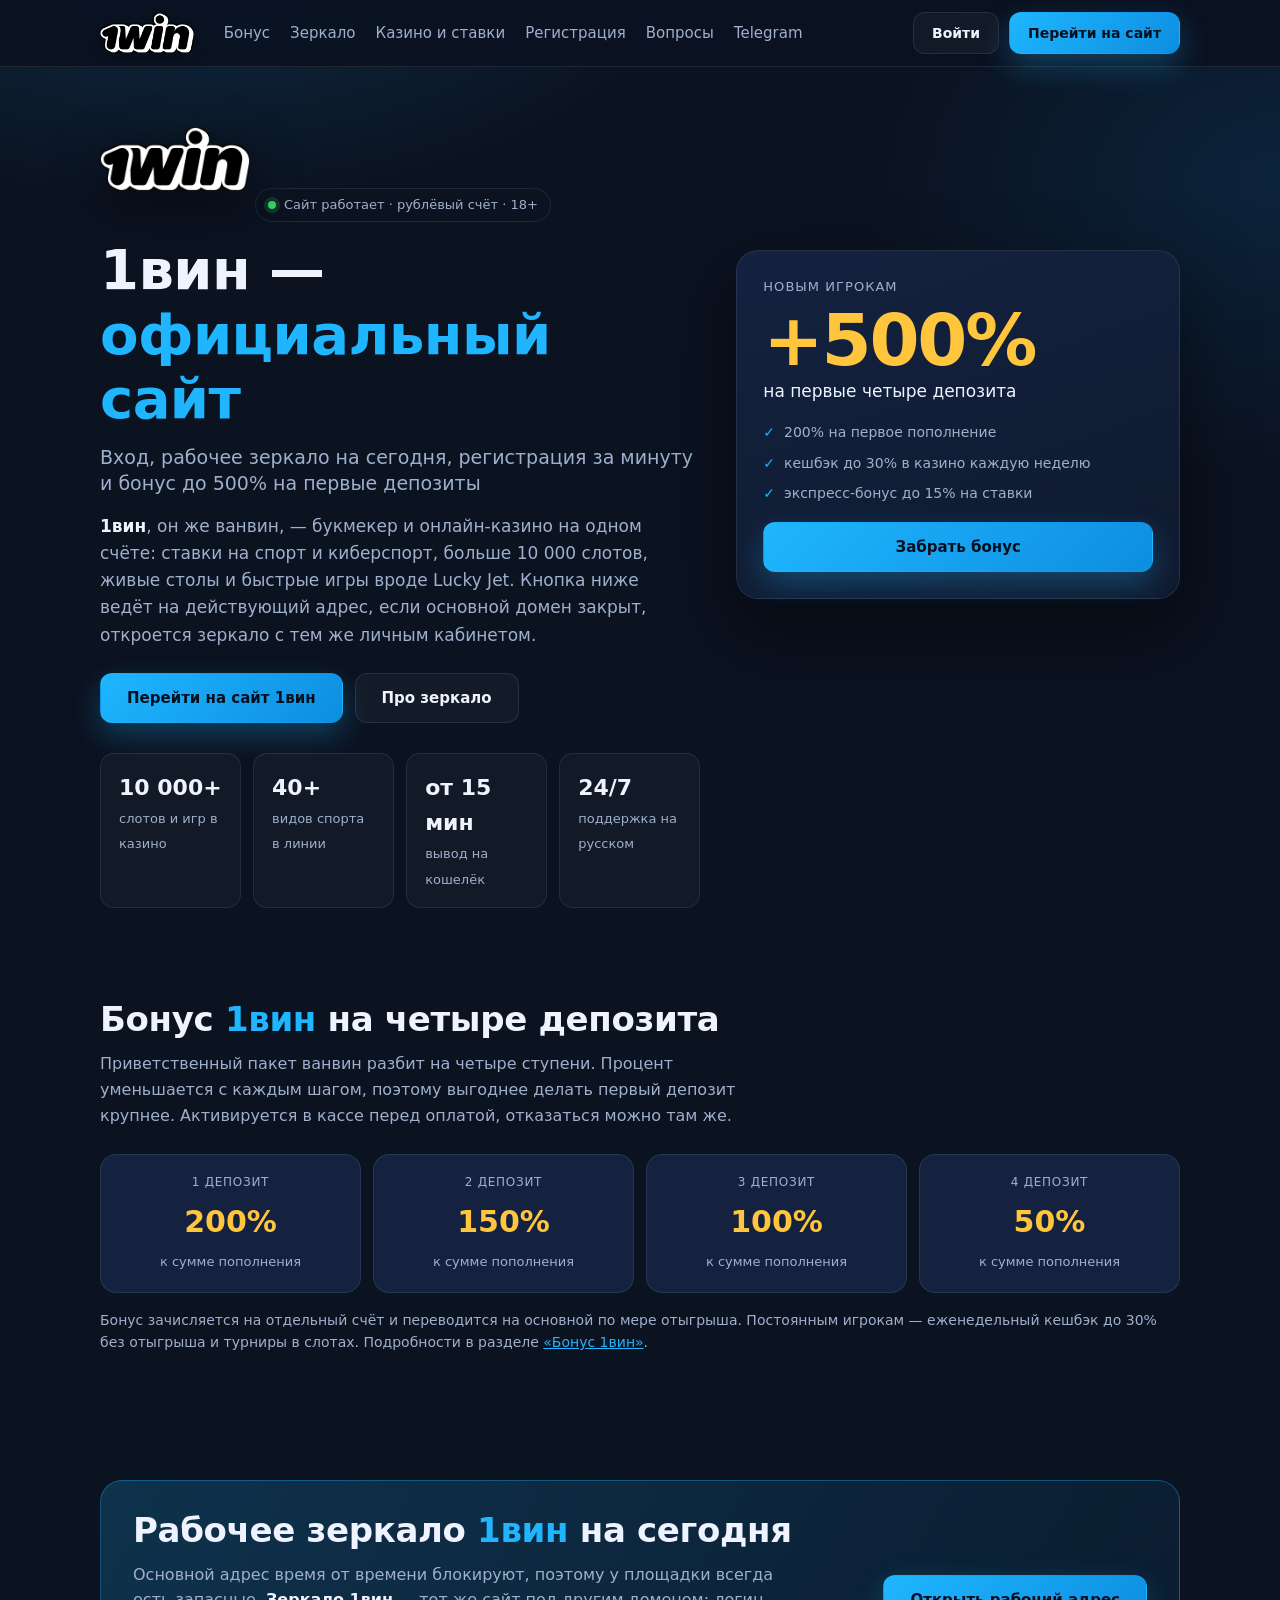
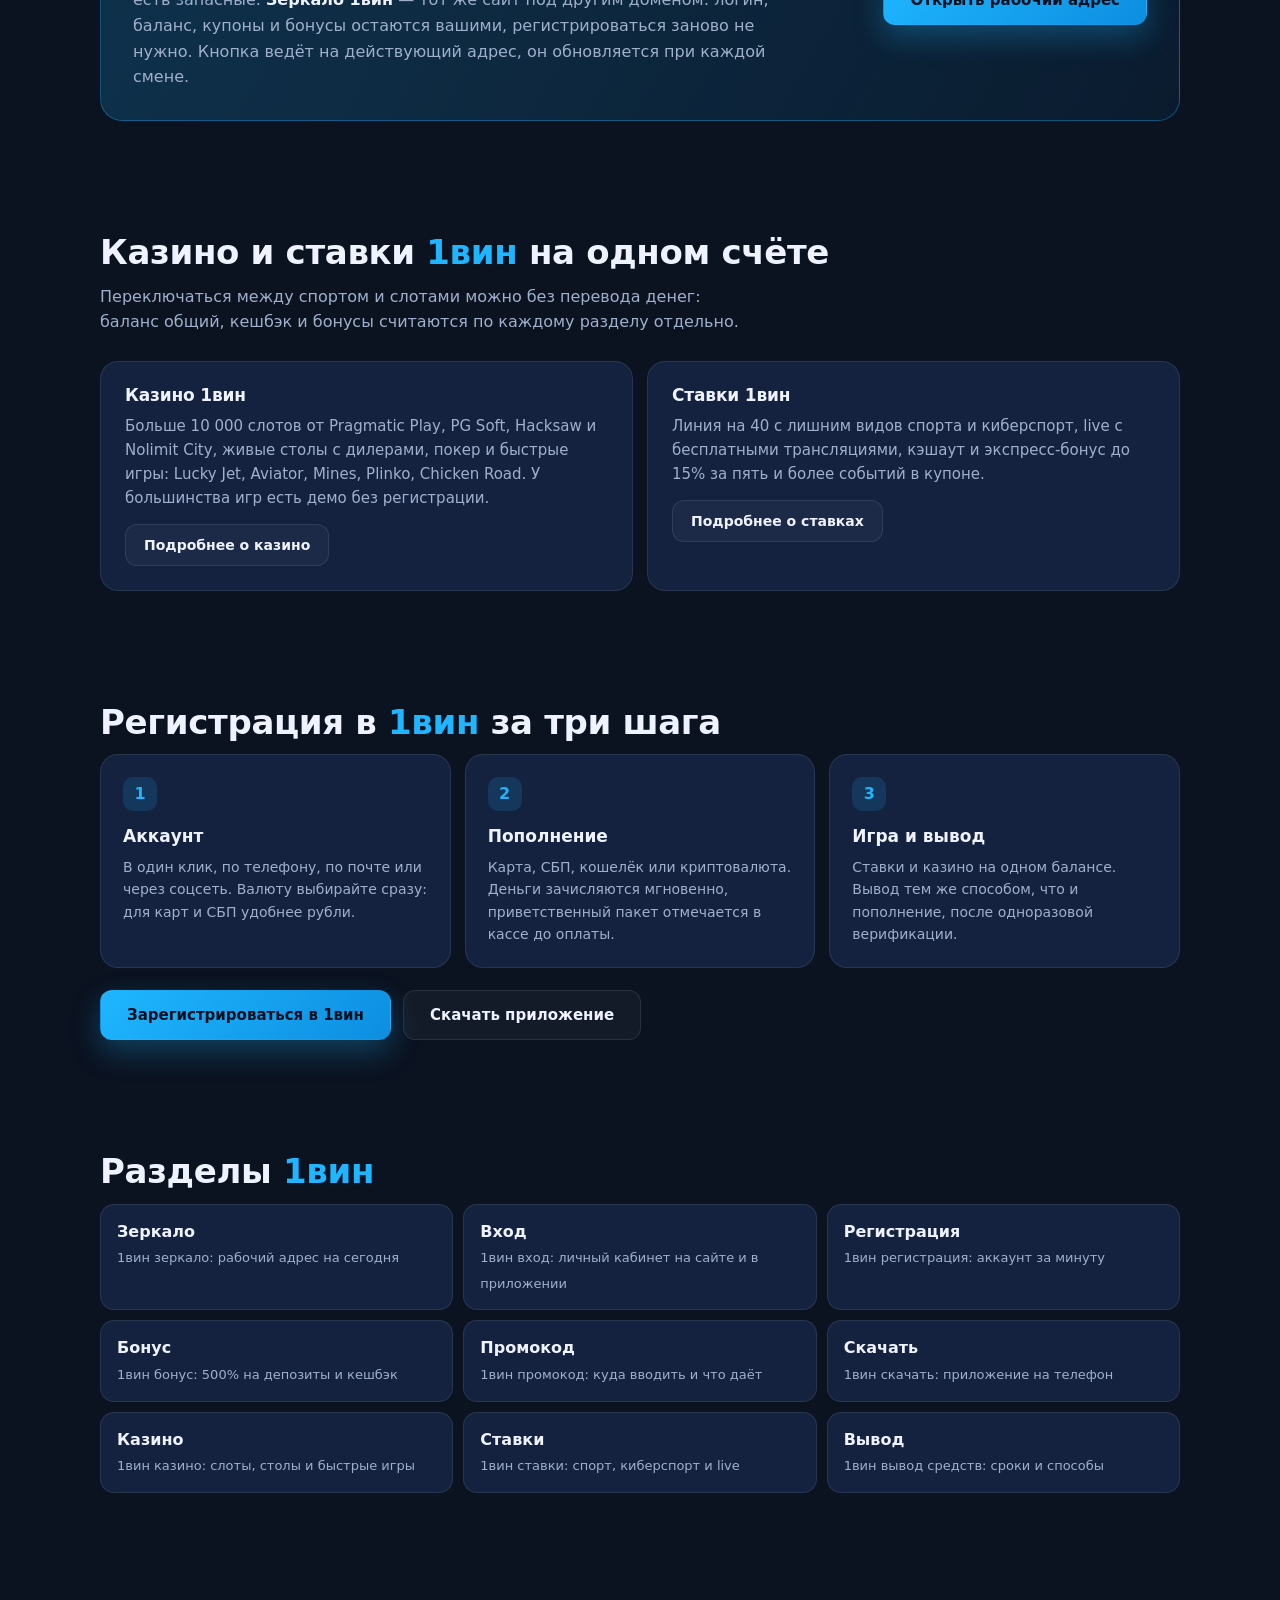
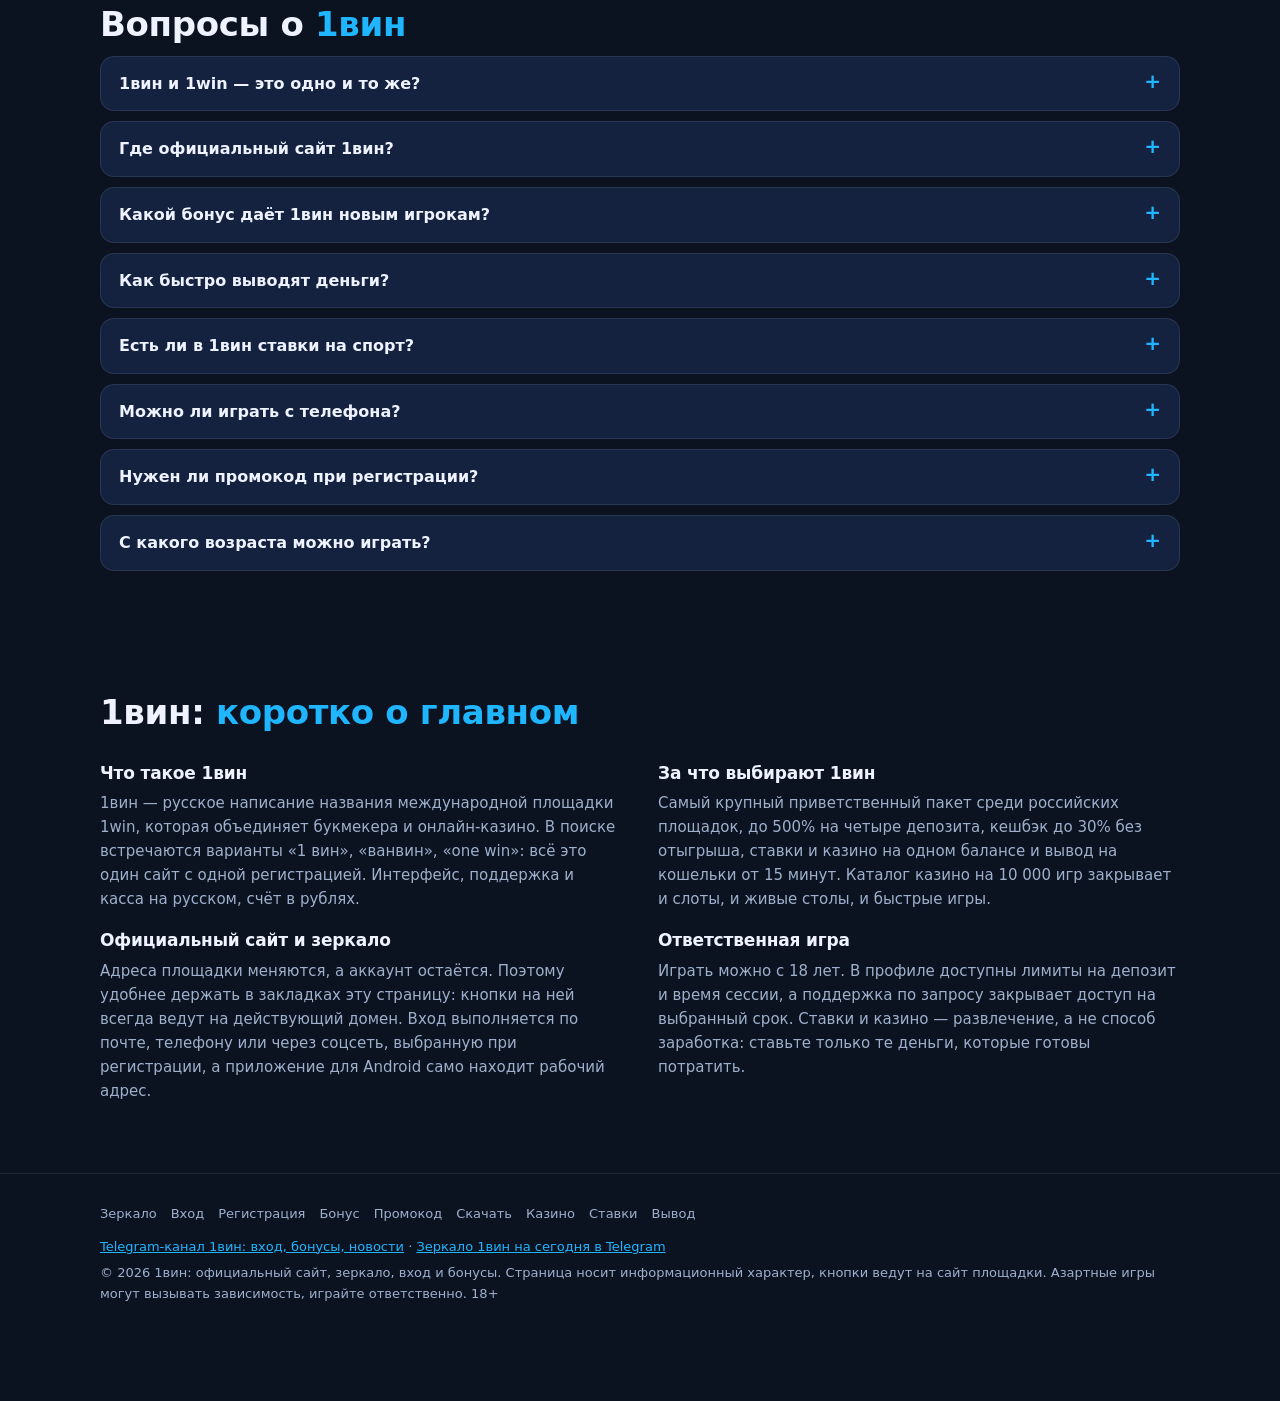
<file: index.html>
<!DOCTYPE html>
<html lang="ru">
<head>
<meta charset="utf-8">
<meta name="viewport" content="width=device-width, initial-scale=1">
<title>1вин — официальный сайт: вход, рабочее зеркало на сегодня и бонус 500% новым игрокам</title>
<meta name="description" content="1вин (ванвин) — официальный сайт букмекера и казино: вход и регистрация за минуту, рабочее зеркало на сегодня, бонус до 500% на четыре депозита, ставки на спорт, слоты, Lucky Jet, выплаты от 15 минут. 18+.">
<meta name="keywords" content="1вин, 1 вин, ванвин, 1вин официальный сайт, 1вин зеркало, 1вин вход, 1вин регистрация, 1вин бонус, 1вин казино, 1вин ставки">
<meta name="robots" content="index, follow, max-image-preview:large, max-snippet:-1">
<link rel="canonical" href="https://xn--1--8kcg4aiz7al.xn--p1ai/">
<meta name="theme-color" content="#0b1220">
<link rel="icon" href="assets/favicon.png" type="image/png">
<meta property="og:type" content="website"><meta property="og:locale" content="ru_RU"><meta property="og:site_name" content="1вин">
<meta property="og:title" content="1вин — официальный сайт: вход, рабочее зеркало на сегодня и бонус 500% новым игрокам"><meta property="og:description" content="1вин (ванвин) — официальный сайт букмекера и казино: вход и регистрация за минуту, рабочее зеркало на сегодня, бонус до 500% на четыре депозита, ставки на спорт, слоты, Lucky Jet, выплаты от 15 минут. 18+."><meta property="og:url" content="https://xn--1--8kcg4aiz7al.xn--p1ai/">
<link rel="stylesheet" href="css/site.css?v=2">
<script type="application/ld+json">
{
 "@context": "https://schema.org",
 "@graph": [
  {
   "@type": "Organization",
   "@id": "https://xn--1--8kcg4aiz7al.xn--p1ai/#org",
   "name": "1вин",
   "alternateName": [
    "ванвин",
    "1 вин",
    "1win"
   ],
   "url": "https://xn--1--8kcg4aiz7al.xn--p1ai/",
   "logo": "https://xn--1--8kcg4aiz7al.xn--p1ai/assets/logo.svg"
  },
  {
   "@type": "WebSite",
   "@id": "https://xn--1--8kcg4aiz7al.xn--p1ai/#website",
   "url": "https://xn--1--8kcg4aiz7al.xn--p1ai/",
   "name": "1вин — официальный сайт",
   "inLanguage": "ru-RU",
   "publisher": {
    "@id": "https://xn--1--8kcg4aiz7al.xn--p1ai/#org"
   }
  },
  {
   "@type": "FAQPage",
   "@id": "https://xn--1--8kcg4aiz7al.xn--p1ai/#faq",
   "mainEntity": [
    {
     "@type": "Question",
     "name": "1вин и 1win — это одно и то же?",
     "acceptedAnswer": {
      "@type": "Answer",
      "text": "Да. «1вин» и «ванвин» — русское написание названия площадки 1win. Сайт, аккаунт, баланс и бонусы одни и те же."
     }
    },
    {
     "@type": "Question",
     "name": "Где официальный сайт 1вин?",
     "acceptedAnswer": {
      "@type": "Answer",
      "text": "Кнопки на этой странице ведут на действующий адрес. Если основной домен заблокирован, откроется рабочее зеркало с тем же личным кабинетом."
     }
    },
    {
     "@type": "Question",
     "name": "Какой бонус даёт 1вин новым игрокам?",
     "acceptedAnswer": {
      "@type": "Answer",
      "text": "До 500% на первые четыре депозита: 200%, 150%, 100% и 50%. Активируется в кассе при пополнении."
     }
    },
    {
     "@type": "Question",
     "name": "Как быстро выводят деньги?",
     "acceptedAnswer": {
      "@type": "Answer",
      "text": "Кошельки и криптовалюта от 15 минут, СБП до часа, карта до суток. Перед первой выплатой один раз проверяют документы."
     }
    },
    {
     "@type": "Question",
     "name": "Есть ли в 1вин ставки на спорт?",
     "acceptedAnswer": {
      "@type": "Answer",
      "text": "Да, это букмекер и казино на одном счёте: линия на 40+ видов спорта, live с трансляциями, киберспорт."
     }
    },
    {
     "@type": "Question",
     "name": "Можно ли играть с телефона?",
     "acceptedAnswer": {
      "@type": "Answer",
      "text": "Да, в браузере или в приложении для Android и iPhone; аккаунт общий с сайтом."
     }
    },
    {
     "@type": "Question",
     "name": "Нужен ли промокод при регистрации?",
     "acceptedAnswer": {
      "@type": "Answer",
      "text": "Нет, пакет начисляется и без него. По кнопке с этой страницы код подставляется автоматически и усиливает первый депозит."
     }
    },
    {
     "@type": "Question",
     "name": "С какого возраста можно играть?",
     "acceptedAnswer": {
      "@type": "Answer",
      "text": "С 18 лет, один аккаунт на человека."
     }
    }
   ]
  }
 ]
}
</script>
<!-- Yandex.Metrika counter --><script type="text/javascript">(function(m,e,t,r,i,k,a){m[i]=m[i]||function(){(m[i].a=m[i].a||[]).push(arguments)};m[i].l=1*new Date();for(var j=0;j<document.scripts.length;j++){if(document.scripts[j].src===r){return;}}k=e.createElement(t),a=e.getElementsByTagName(t)[0],k.async=1,k.src=r,a.parentNode.insertBefore(k,a)})(window,document,"script","https://mc.yandex.ru/metrika/tag.js?id=113894011","ym");ym(113894011,"init",{ssr:true,webvisor:false,clickmap:true,ecommerce:"dataLayer",accurateTrackBounce:true,trackLinks:true});</script><noscript><div><img src="https://mc.yandex.ru/watch/113894011" style="position:absolute;left:-9999px;" alt=""></div></noscript><!-- /Yandex.Metrika counter -->
</head>
<body>
<header class="top"><div class="wrap"><a class="logo" href="./" title="1вин — официальный сайт"><img src="assets/logo.svg" alt="1вин" width="94" height="40"></a><nav><a href="#bonus">Бонус</a><a href="#zerkalo">Зеркало</a><a href="#games">Казино и ставки</a><a href="#start">Регистрация</a><a href="#faq">Вопросы</a><a href="https://t.me/zerkalo_1win_today" target="_blank" rel="noopener">Telegram</a></nav><div class="acts"><a class="btn btn-g btn-s" href="https://gameultra.xyz/6eGiyF" target="_blank" rel="sponsored noopener" title="Вход в 1вин">Войти</a><a class="btn btn-p btn-s" href="https://gameultra.xyz/6eGiyF" target="_blank" rel="sponsored noopener" title="Регистрация в 1вин">Перейти на сайт</a></div></div></header>
<main>
<section class="hero">
  <div class="wrap">
    <div>
      <img class="hero__logo" src="assets/logo.svg" alt="1вин" width="150" height="64">
      <p class="pill"><i></i>Сайт работает · рублёвый счёт · 18+</p>
      <h1>1вин — <span>официальный сайт</span><small>Вход, рабочее зеркало на сегодня, регистрация за минуту и бонус до 500% на первые депозиты</small></h1>
      <p class="lead"><strong>1вин</strong>, он же ванвин, — букмекер и онлайн-казино на одном счёте: ставки на спорт и киберспорт, больше 10 000 слотов, живые столы и быстрые игры вроде Lucky Jet. Кнопка ниже ведёт на действующий адрес, если основной домен закрыт, откроется зеркало с тем же личным кабинетом.</p>
      <div class="row"><a class="btn btn-p" href="https://gameultra.xyz/6eGiyF" target="_blank" rel="sponsored noopener">Перейти на сайт 1вин</a><a class="btn btn-g" href="#zerkalo">Про зеркало</a></div>
    </div>
    <div class="offer">
      <div class="k">Новым игрокам</div>
      <div class="big">+500%</div>
      <div class="t">на первые четыре депозита</div>
      <ul><li>200% на первое пополнение</li><li>кешбэк до 30% в казино каждую неделю</li><li>экспресс-бонус до 15% на ставки</li></ul>
      <a class="btn btn-p" href="https://gameultra.xyz/6eGiyF" target="_blank" rel="sponsored noopener">Забрать бонус</a>
    </div>
  </div>
  <div class="wrap">
    <div class="facts">
      <div><b>10 000+</b><span>слотов и игр в казино</span></div>
      <div><b>40+</b><span>видов спорта в линии</span></div>
      <div><b>от 15 мин</b><span>вывод на кошелёк</span></div>
      <div><b>24/7</b><span>поддержка на русском</span></div>
    </div>
  </div>
</section>

<section id="bonus">
  <div class="wrap">
    <h2>Бонус <em>1вин</em> на четыре депозита</h2>
    <p class="sub">Приветственный пакет ванвин разбит на четыре ступени. Процент уменьшается с каждым шагом, поэтому выгоднее делать первый депозит крупнее. Активируется в кассе перед оплатой, отказаться можно там же.</p>
    <div class="ladder">
      <div><small>1 депозит</small><b>200%</b><span>к сумме пополнения</span></div>
      <div><small>2 депозит</small><b>150%</b><span>к сумме пополнения</span></div>
      <div><small>3 депозит</small><b>100%</b><span>к сумме пополнения</span></div>
      <div><small>4 депозит</small><b>50%</b><span>к сумме пополнения</span></div>
    </div>
    <p style="margin-top:16px;font-size:14px">Бонус зачисляется на отдельный счёт и переводится на основной по мере отыгрыша. Постоянным игрокам — еженедельный кешбэк до 30% без отыгрыша и турниры в слотах. Подробности в разделе <a href="bonus/" title="Бонус 1вин">«Бонус 1вин»</a>.</p>
  </div>
</section>

<section id="zerkalo">
  <div class="wrap">
    <div class="mirror">
      <div>
        <h2>Рабочее зеркало <em>1вин</em> на сегодня</h2>
        <p>Основной адрес время от времени блокируют, поэтому у площадки всегда есть запасные. <strong>Зеркало 1вин</strong> — тот же сайт под другим доменом: логин, баланс, купоны и бонусы остаются вашими, регистрироваться заново не нужно. Кнопка ведёт на действующий адрес, он обновляется при каждой смене.</p>
      </div>
      <a class="btn btn-p" href="https://gameultra.xyz/6eGiyF" target="_blank" rel="sponsored noopener">Открыть рабочий адрес</a>
    </div>
  </div>
</section>

<section id="games">
  <div class="wrap">
    <h2>Казино и ставки <em>1вин</em> на одном счёте</h2>
    <p class="sub">Переключаться между спортом и слотами можно без перевода денег: баланс общий, кешбэк и бонусы считаются по каждому разделу отдельно.</p>
    <div class="two">
      <div class="panel">
        <h3>Казино 1вин</h3>
        <p>Больше 10 000 слотов от Pragmatic Play, PG Soft, Hacksaw и Nolimit City, живые столы с дилерами, покер и быстрые игры: Lucky Jet, Aviator, Mines, Plinko, Chicken Road. У большинства игр есть демо без регистрации.</p>
        <a class="btn btn-g btn-s" href="kazino/">Подробнее о казино</a>
      </div>
      <div class="panel">
        <h3>Ставки 1вин</h3>
        <p>Линия на 40 с лишним видов спорта и киберспорт, live с бесплатными трансляциями, кэшаут и экспресс-бонус до 15% за пять и более событий в купоне.</p>
        <a class="btn btn-g btn-s" href="stavki/">Подробнее о ставках</a>
      </div>
    </div>
  </div>
</section>

<section id="start">
  <div class="wrap">
    <h2>Регистрация в <em>1вин</em> за три шага</h2>
    <div class="cards">
      <div class="card"><span class="n">1</span><b>Аккаунт</b><p>В один клик, по телефону, по почте или через соцсеть. Валюту выбирайте сразу: для карт и СБП удобнее рубли.</p></div>
      <div class="card"><span class="n">2</span><b>Пополнение</b><p>Карта, СБП, кошелёк или криптовалюта. Деньги зачисляются мгновенно, приветственный пакет отмечается в кассе до оплаты.</p></div>
      <div class="card"><span class="n">3</span><b>Игра и вывод</b><p>Ставки и казино на одном балансе. Вывод тем же способом, что и пополнение, после одноразовой верификации.</p></div>
    </div>
    <div class="row" style="margin-top:22px"><a class="btn btn-p" href="https://gameultra.xyz/6eGiyF" target="_blank" rel="sponsored noopener">Зарегистрироваться в 1вин</a><a class="btn btn-g" href="skachat/">Скачать приложение</a></div>
  </div>
</section>
<section id="razdely"><div class="wrap"><h2>Разделы <em>1вин</em></h2><div class="hub"><a href="zerkalo/" title="1вин зеркало: рабочий адрес на сегодня"><b>Зеркало</b><small>1вин зеркало: рабочий адрес на сегодня</small></a><a href="vhod/" title="1вин вход: личный кабинет на сайте и в приложении"><b>Вход</b><small>1вин вход: личный кабинет на сайте и в приложении</small></a><a href="registraciya/" title="1вин регистрация: аккаунт за минуту"><b>Регистрация</b><small>1вин регистрация: аккаунт за минуту</small></a><a href="bonus/" title="1вин бонус: 500% на депозиты и кешбэк"><b>Бонус</b><small>1вин бонус: 500% на депозиты и кешбэк</small></a><a href="promokod/" title="1вин промокод: куда вводить и что даёт"><b>Промокод</b><small>1вин промокод: куда вводить и что даёт</small></a><a href="skachat/" title="1вин скачать: приложение на телефон"><b>Скачать</b><small>1вин скачать: приложение на телефон</small></a><a href="kazino/" title="1вин казино: слоты, столы и быстрые игры"><b>Казино</b><small>1вин казино: слоты, столы и быстрые игры</small></a><a href="stavki/" title="1вин ставки: спорт, киберспорт и live"><b>Ставки</b><small>1вин ставки: спорт, киберспорт и live</small></a><a href="vyvod/" title="1вин вывод средств: сроки и способы"><b>Вывод</b><small>1вин вывод средств: сроки и способы</small></a></div></div></section>
<section class="faq" id="faq">
  <div class="wrap"><h2>Вопросы о <em>1вин</em></h2><details><summary>1вин и 1win — это одно и то же?</summary><p>Да. «1вин» и «ванвин» — русское написание названия площадки 1win. Сайт, аккаунт, баланс и бонусы одни и те же.</p></details><details><summary>Где официальный сайт 1вин?</summary><p>Кнопки на этой странице ведут на действующий адрес. Если основной домен заблокирован, откроется рабочее зеркало с тем же личным кабинетом.</p></details><details><summary>Какой бонус даёт 1вин новым игрокам?</summary><p>До 500% на первые четыре депозита: 200%, 150%, 100% и 50%. Активируется в кассе при пополнении.</p></details><details><summary>Как быстро выводят деньги?</summary><p>Кошельки и криптовалюта от 15 минут, СБП до часа, карта до суток. Перед первой выплатой один раз проверяют документы.</p></details><details><summary>Есть ли в 1вин ставки на спорт?</summary><p>Да, это букмекер и казино на одном счёте: линия на 40+ видов спорта, live с трансляциями, киберспорт.</p></details><details><summary>Можно ли играть с телефона?</summary><p>Да, в браузере или в приложении для Android и iPhone; аккаунт общий с сайтом.</p></details><details><summary>Нужен ли промокод при регистрации?</summary><p>Нет, пакет начисляется и без него. По кнопке с этой страницы код подставляется автоматически и усиливает первый депозит.</p></details><details><summary>С какого возраста можно играть?</summary><p>С 18 лет, один аккаунт на человека.</p></details></div>
</section>

<section class="seo">
  <div class="wrap">
    <h2>1вин: <em>коротко о главном</em></h2>
    <div class="cols">
      <div>
        <h3>Что такое 1вин</h3>
        <p>1вин — русское написание названия международной площадки 1win, которая объединяет букмекера и онлайн-казино. В поиске встречаются варианты «1 вин», «ванвин», «one win»: всё это один сайт с одной регистрацией. Интерфейс, поддержка и касса на русском, счёт в рублях.</p>
        <h3>Официальный сайт и зеркало</h3>
        <p>Адреса площадки меняются, а аккаунт остаётся. Поэтому удобнее держать в закладках эту страницу: кнопки на ней всегда ведут на действующий домен. Вход выполняется по почте, телефону или через соцсеть, выбранную при регистрации, а приложение для Android само находит рабочий адрес.</p>
      </div>
      <div>
        <h3>За что выбирают 1вин</h3>
        <p>Самый крупный приветственный пакет среди российских площадок, до 500% на четыре депозита, кешбэк до 30% без отыгрыша, ставки и казино на одном балансе и вывод на кошельки от 15 минут. Каталог казино на 10 000 игр закрывает и слоты, и живые столы, и быстрые игры.</p>
        <h3>Ответственная игра</h3>
        <p>Играть можно с 18 лет. В профиле доступны лимиты на депозит и время сессии, а поддержка по запросу закрывает доступ на выбранный срок. Ставки и казино — развлечение, а не способ заработка: ставьте только те деньги, которые готовы потратить.</p>
      </div>
    </div>
  </div>
</section>
</main>
<footer><div class="wrap"><nav><a href="zerkalo/" title="1вин зеркало: рабочий адрес на сегодня">Зеркало</a><a href="vhod/" title="1вин вход: личный кабинет на сайте и в приложении">Вход</a><a href="registraciya/" title="1вин регистрация: аккаунт за минуту">Регистрация</a><a href="bonus/" title="1вин бонус: 500% на депозиты и кешбэк">Бонус</a><a href="promokod/" title="1вин промокод: куда вводить и что даёт">Промокод</a><a href="skachat/" title="1вин скачать: приложение на телефон">Скачать</a><a href="kazino/" title="1вин казино: слоты, столы и быстрые игры">Казино</a><a href="stavki/" title="1вин ставки: спорт, киберспорт и live">Ставки</a><a href="vyvod/" title="1вин вывод средств: сроки и способы">Вывод</a></nav><p><a href="https://t.me/vanvin_ru" target="_blank" rel="noopener">Telegram-канал 1вин: вход, бонусы, новости</a> · <a href="https://t.me/zerkalo_1win_today" target="_blank" rel="noopener">Зеркало 1вин на сегодня в Telegram</a></p><p>© 2026 1вин: официальный сайт, зеркало, вход и бонусы. Страница носит информационный характер, кнопки ведут на сайт площадки. Азартные игры могут вызывать зависимость, играйте ответственно. 18+</p></div></footer><div class="sticky"><span><b>Бонус до 500%</b>на первые четыре депозита 1вин</span><a class="btn btn-p btn-s" href="https://gameultra.xyz/6eGiyF" target="_blank" rel="sponsored noopener">Забрать</a></div>
</body>
</html>
</file>
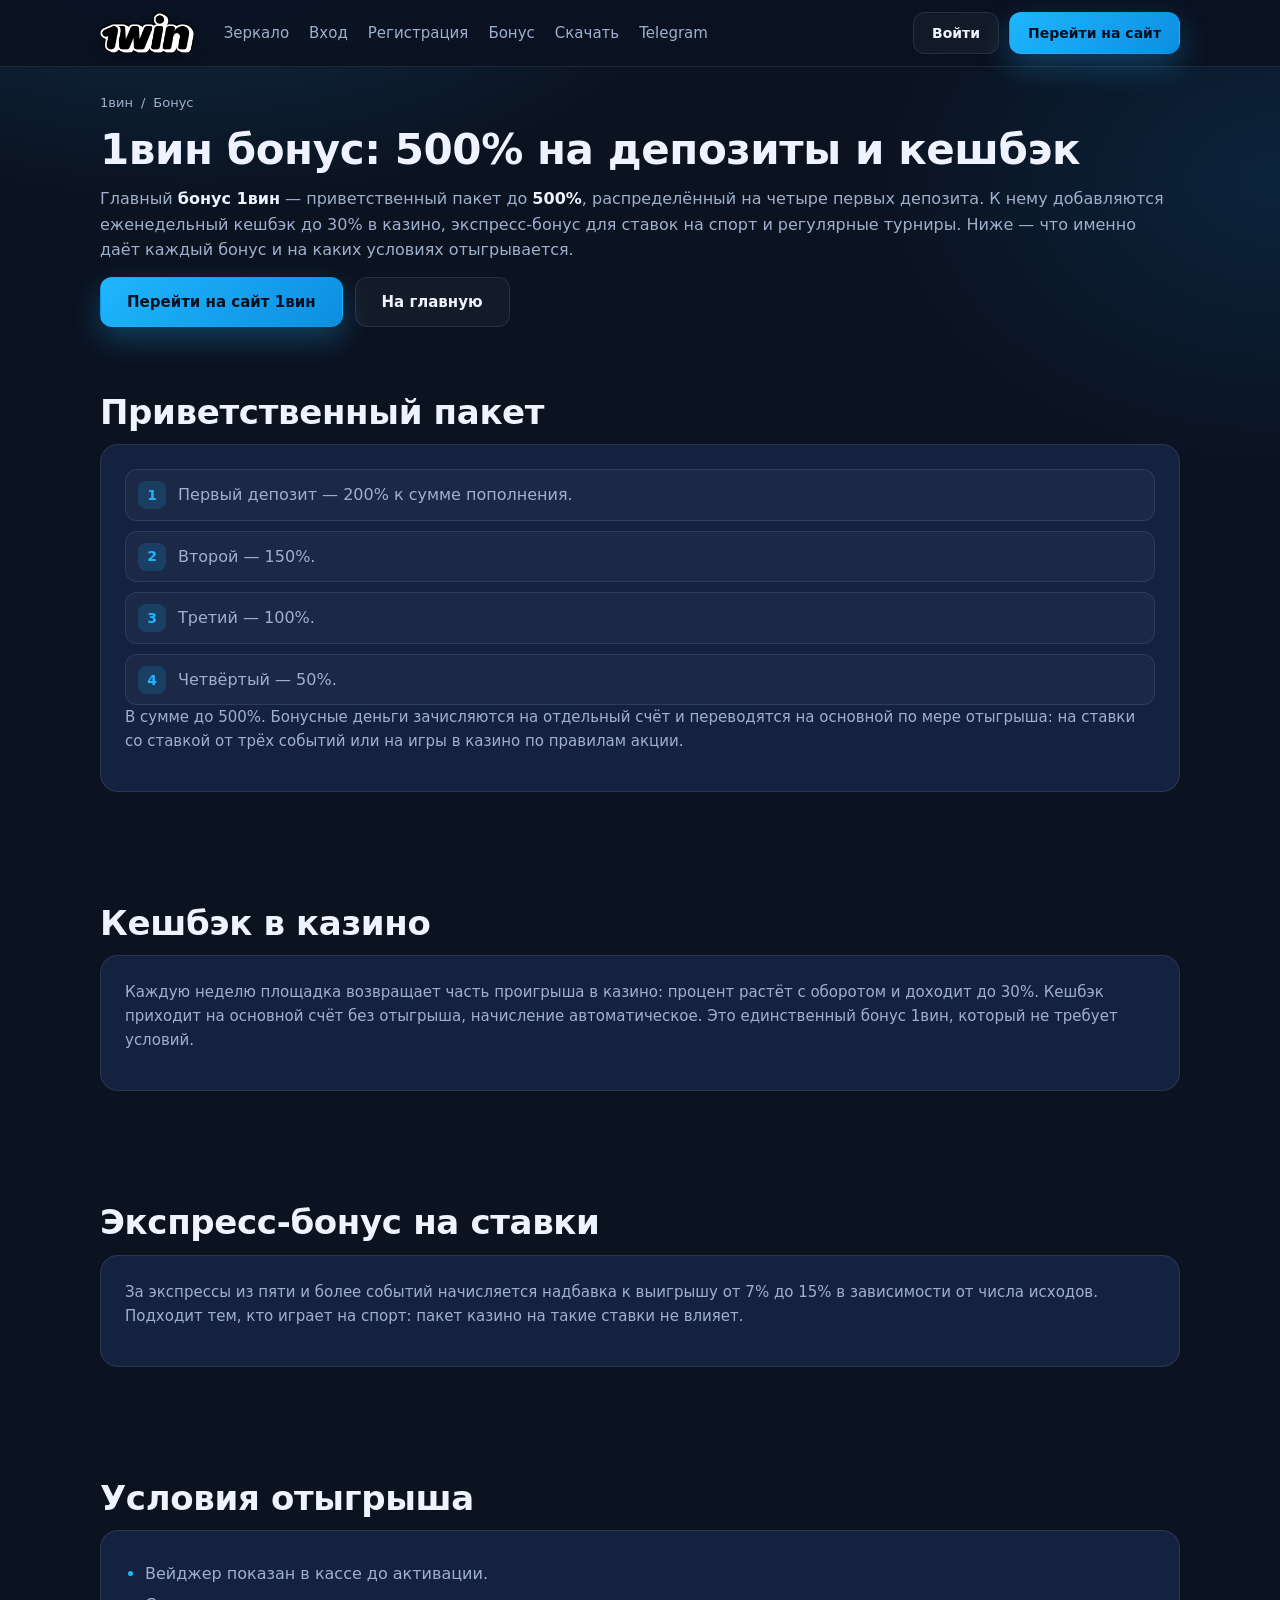
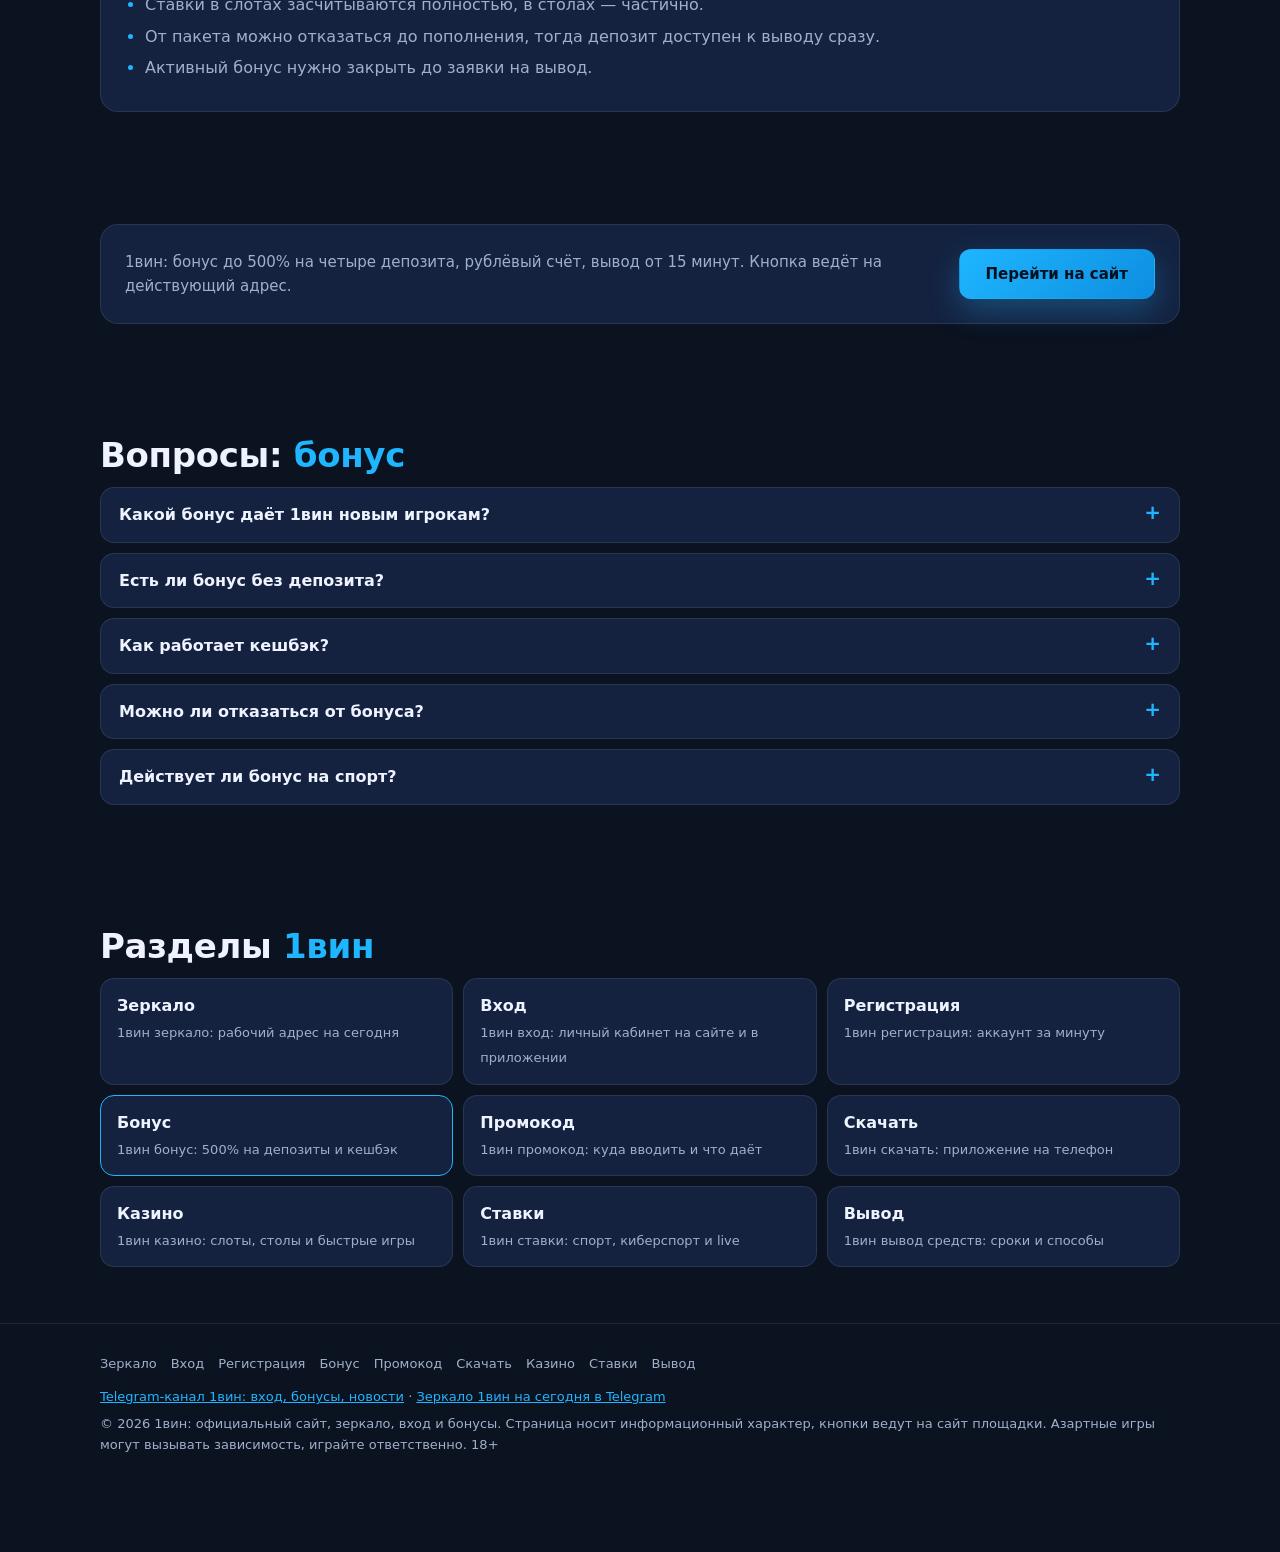
<file: bonus/index.html>
<!DOCTYPE html>
<html lang="ru">
<head>
<meta charset="utf-8">
<meta name="viewport" content="width=device-width, initial-scale=1">
<title>1вин бонус — бонус 500% на депозит, кешбэк до 30% и акции 1вин</title>
<meta name="description" content="Бонусы 1вин: приветственный пакет до 500% на четыре депозита, кешбэк до 30% в казино, экспресс-бонус на ставки, акции и турниры. Как активировать и отыграть. 18+.">
<meta name="keywords" content="1вин бонус, 1вин бонус 500, бонус 1вин на депозит, ванвин бонус, 1вин кешбэк, 1 вин бонус за регистрацию">
<meta name="robots" content="index, follow, max-image-preview:large, max-snippet:-1">
<link rel="canonical" href="https://xn--1--8kcg4aiz7al.xn--p1ai/bonus/">
<meta name="theme-color" content="#0b1220">
<link rel="icon" href="../assets/favicon.png" type="image/png">
<meta property="og:type" content="website"><meta property="og:locale" content="ru_RU"><meta property="og:site_name" content="1вин">
<meta property="og:title" content="1вин бонус — бонус 500% на депозит, кешбэк до 30% и акции 1вин"><meta property="og:description" content="Бонусы 1вин: приветственный пакет до 500% на четыре депозита, кешбэк до 30% в казино, экспресс-бонус на ставки, акции и турниры. Как активировать и отыграть. 18+."><meta property="og:url" content="https://xn--1--8kcg4aiz7al.xn--p1ai/bonus/">
<link rel="stylesheet" href="../css/site.css?v=2">
<script type="application/ld+json">
{
 "@context": "https://schema.org",
 "@graph": [
  {
   "@type": "WebPage",
   "@id": "https://xn--1--8kcg4aiz7al.xn--p1ai/bonus/#page",
   "url": "https://xn--1--8kcg4aiz7al.xn--p1ai/bonus/",
   "name": "1вин бонус — бонус 500% на депозит, кешбэк до 30% и акции 1вин",
   "description": "Бонусы 1вин: приветственный пакет до 500% на четыре депозита, кешбэк до 30% в казино, экспресс-бонус на ставки, акции и турниры. Как активировать и отыграть. 18+.",
   "inLanguage": "ru-RU",
   "isPartOf": {
    "@id": "https://xn--1--8kcg4aiz7al.xn--p1ai/#website"
   }
  },
  {
   "@type": "BreadcrumbList",
   "itemListElement": [
    {
     "@type": "ListItem",
     "position": 1,
     "name": "1вин",
     "item": "https://xn--1--8kcg4aiz7al.xn--p1ai/"
    },
    {
     "@type": "ListItem",
     "position": 2,
     "name": "Бонус",
     "item": "https://xn--1--8kcg4aiz7al.xn--p1ai/bonus/"
    }
   ]
  },
  {
   "@type": "FAQPage",
   "@id": "https://xn--1--8kcg4aiz7al.xn--p1ai/bonus/#faq",
   "mainEntity": [
    {
     "@type": "Question",
     "name": "Какой бонус даёт 1вин новым игрокам?",
     "acceptedAnswer": {
      "@type": "Answer",
      "text": "До 500% на первые четыре депозита: 200%, 150%, 100% и 50%."
     }
    },
    {
     "@type": "Question",
     "name": "Есть ли бонус без депозита?",
     "acceptedAnswer": {
      "@type": "Answer",
      "text": "Постоянного нет, бездепозитные фриспины появляются в акциях."
     }
    },
    {
     "@type": "Question",
     "name": "Как работает кешбэк?",
     "acceptedAnswer": {
      "@type": "Answer",
      "text": "Еженедельно возвращается до 30% проигрыша в казино, без отыгрыша."
     }
    },
    {
     "@type": "Question",
     "name": "Можно ли отказаться от бонуса?",
     "acceptedAnswer": {
      "@type": "Answer",
      "text": "Да, в кассе до пополнения."
     }
    },
    {
     "@type": "Question",
     "name": "Действует ли бонус на спорт?",
     "acceptedAnswer": {
      "@type": "Answer",
      "text": "Приветственный пакет — на казино и ставки по правилам акции; для спорта есть отдельный экспресс-бонус."
     }
    }
   ]
  }
 ]
}
</script>
<!-- Yandex.Metrika counter --><script type="text/javascript">(function(m,e,t,r,i,k,a){m[i]=m[i]||function(){(m[i].a=m[i].a||[]).push(arguments)};m[i].l=1*new Date();for(var j=0;j<document.scripts.length;j++){if(document.scripts[j].src===r){return;}}k=e.createElement(t),a=e.getElementsByTagName(t)[0],k.async=1,k.src=r,a.parentNode.insertBefore(k,a)})(window,document,"script","https://mc.yandex.ru/metrika/tag.js?id=113894011","ym");ym(113894011,"init",{ssr:true,webvisor:false,clickmap:true,ecommerce:"dataLayer",accurateTrackBounce:true,trackLinks:true});</script><noscript><div><img src="https://mc.yandex.ru/watch/113894011" style="position:absolute;left:-9999px;" alt=""></div></noscript><!-- /Yandex.Metrika counter -->
</head>
<body>
<header class="top"><div class="wrap"><a class="logo" href="../" title="1вин — официальный сайт"><img src="../assets/logo.svg" alt="1вин" width="94" height="40"></a><nav><a href="../zerkalo/">Зеркало</a><a href="../vhod/">Вход</a><a href="../registraciya/">Регистрация</a><a href="../bonus/">Бонус</a><a href="../skachat/">Скачать</a><a href="https://t.me/zerkalo_1win_today" target="_blank" rel="noopener">Telegram</a></nav><div class="acts"><a class="btn btn-g btn-s" href="https://gameultra.xyz/6eGiyF" target="_blank" rel="sponsored noopener" title="Вход в 1вин">Войти</a><a class="btn btn-p btn-s" href="https://gameultra.xyz/6eGiyF" target="_blank" rel="sponsored noopener" title="Регистрация в 1вин">Перейти на сайт</a></div></div></header>
<main>
<div class="wrap">
  <p class="crumbs"><a href="../">1вин</a><span>/</span>Бонус</p>
  <h1 class="sub-h1">1вин бонус: 500% на депозиты и кешбэк</h1>
  <div class="lead"><p>Главный <strong>бонус 1вин</strong> — приветственный пакет до <strong>500%</strong>, распределённый на четыре первых депозита. К нему добавляются еженедельный кешбэк до 30% в казино, экспресс-бонус для ставок на спорт и регулярные турниры. Ниже — что именно даёт каждый бонус и на каких условиях отыгрывается.</p></div>
  <div class="row" style="margin:6px 0 10px"><a class="btn btn-p" href="https://gameultra.xyz/6eGiyF" target="_blank" rel="sponsored noopener">Перейти на сайт 1вин</a><a class="btn btn-g" href="../">На главную</a></div>
</div>
<section aria-label="Приветственный пакет"><div class="wrap"><h2>Приветственный пакет</h2><div class="panel"><ol class="steps"><li>Первый депозит — 200% к сумме пополнения.</li><li>Второй — 150%.</li><li>Третий — 100%.</li><li>Четвёртый — 50%.</li></ol><p>В сумме до 500%. Бонусные деньги зачисляются на отдельный счёт и переводятся на основной по мере отыгрыша: на ставки со ставкой от трёх событий или на игры в казино по правилам акции.</p></div></div></section><section aria-label="Кешбэк в казино"><div class="wrap"><h2>Кешбэк в казино</h2><div class="panel"><p>Каждую неделю площадка возвращает часть проигрыша в казино: процент растёт с оборотом и доходит до 30%. Кешбэк приходит на основной счёт без отыгрыша, начисление автоматическое. Это единственный бонус 1вин, который не требует условий.</p></div></div></section><section aria-label="Экспресс-бонус на ставки"><div class="wrap"><h2>Экспресс-бонус на ставки</h2><div class="panel"><p>За экспрессы из пяти и более событий начисляется надбавка к выигрышу от 7% до 15% в зависимости от числа исходов. Подходит тем, кто играет на спорт: пакет казино на такие ставки не влияет.</p></div></div></section><section aria-label="Условия отыгрыша"><div class="wrap"><h2>Условия отыгрыша</h2><div class="panel"><ul class="list"><li>Вейджер показан в кассе до активации.</li><li>Ставки в слотах засчитываются полностью, в столах — частично.</li><li>От пакета можно отказаться до пополнения, тогда депозит доступен к выводу сразу.</li><li>Активный бонус нужно закрыть до заявки на вывод.</li></ul></div></div></section>
<section><div class="wrap"><div class="panel cta"><p>1вин: бонус до 500% на четыре депозита, рублёвый счёт, вывод от 15 минут. Кнопка ведёт на действующий адрес.</p><a class="btn btn-p" href="https://gameultra.xyz/6eGiyF" target="_blank" rel="sponsored noopener">Перейти на сайт</a></div></div></section>
<section class="faq"><div class="wrap"><h2>Вопросы: <em>бонус</em></h2><details><summary>Какой бонус даёт 1вин новым игрокам?</summary><p>До 500% на первые четыре депозита: 200%, 150%, 100% и 50%.</p></details><details><summary>Есть ли бонус без депозита?</summary><p>Постоянного нет, бездепозитные фриспины появляются в акциях.</p></details><details><summary>Как работает кешбэк?</summary><p>Еженедельно возвращается до 30% проигрыша в казино, без отыгрыша.</p></details><details><summary>Можно ли отказаться от бонуса?</summary><p>Да, в кассе до пополнения.</p></details><details><summary>Действует ли бонус на спорт?</summary><p>Приветственный пакет — на казино и ставки по правилам акции; для спорта есть отдельный экспресс-бонус.</p></details></div></section>
<section id="razdely"><div class="wrap"><h2>Разделы <em>1вин</em></h2><div class="hub"><a href="../zerkalo/" title="1вин зеркало: рабочий адрес на сегодня"><b>Зеркало</b><small>1вин зеркало: рабочий адрес на сегодня</small></a><a href="../vhod/" title="1вин вход: личный кабинет на сайте и в приложении"><b>Вход</b><small>1вин вход: личный кабинет на сайте и в приложении</small></a><a href="../registraciya/" title="1вин регистрация: аккаунт за минуту"><b>Регистрация</b><small>1вин регистрация: аккаунт за минуту</small></a><a href="../bonus/" title="1вин бонус: 500% на депозиты и кешбэк" aria-current="page" class="is-cur"><b>Бонус</b><small>1вин бонус: 500% на депозиты и кешбэк</small></a><a href="../promokod/" title="1вин промокод: куда вводить и что даёт"><b>Промокод</b><small>1вин промокод: куда вводить и что даёт</small></a><a href="../skachat/" title="1вин скачать: приложение на телефон"><b>Скачать</b><small>1вин скачать: приложение на телефон</small></a><a href="../kazino/" title="1вин казино: слоты, столы и быстрые игры"><b>Казино</b><small>1вин казино: слоты, столы и быстрые игры</small></a><a href="../stavki/" title="1вин ставки: спорт, киберспорт и live"><b>Ставки</b><small>1вин ставки: спорт, киберспорт и live</small></a><a href="../vyvod/" title="1вин вывод средств: сроки и способы"><b>Вывод</b><small>1вин вывод средств: сроки и способы</small></a></div></div></section>
</main>
<footer><div class="wrap"><nav><a href="../zerkalo/" title="1вин зеркало: рабочий адрес на сегодня">Зеркало</a><a href="../vhod/" title="1вин вход: личный кабинет на сайте и в приложении">Вход</a><a href="../registraciya/" title="1вин регистрация: аккаунт за минуту">Регистрация</a><a href="../bonus/" title="1вин бонус: 500% на депозиты и кешбэк">Бонус</a><a href="../promokod/" title="1вин промокод: куда вводить и что даёт">Промокод</a><a href="../skachat/" title="1вин скачать: приложение на телефон">Скачать</a><a href="../kazino/" title="1вин казино: слоты, столы и быстрые игры">Казино</a><a href="../stavki/" title="1вин ставки: спорт, киберспорт и live">Ставки</a><a href="../vyvod/" title="1вин вывод средств: сроки и способы">Вывод</a></nav><p><a href="https://t.me/vanvin_ru" target="_blank" rel="noopener">Telegram-канал 1вин: вход, бонусы, новости</a> · <a href="https://t.me/zerkalo_1win_today" target="_blank" rel="noopener">Зеркало 1вин на сегодня в Telegram</a></p><p>© 2026 1вин: официальный сайт, зеркало, вход и бонусы. Страница носит информационный характер, кнопки ведут на сайт площадки. Азартные игры могут вызывать зависимость, играйте ответственно. 18+</p></div></footer><div class="sticky"><span><b>Бонус до 500%</b>на первые четыре депозита 1вин</span><a class="btn btn-p btn-s" href="https://gameultra.xyz/6eGiyF" target="_blank" rel="sponsored noopener">Забрать</a></div>
</body>
</html>
</file>
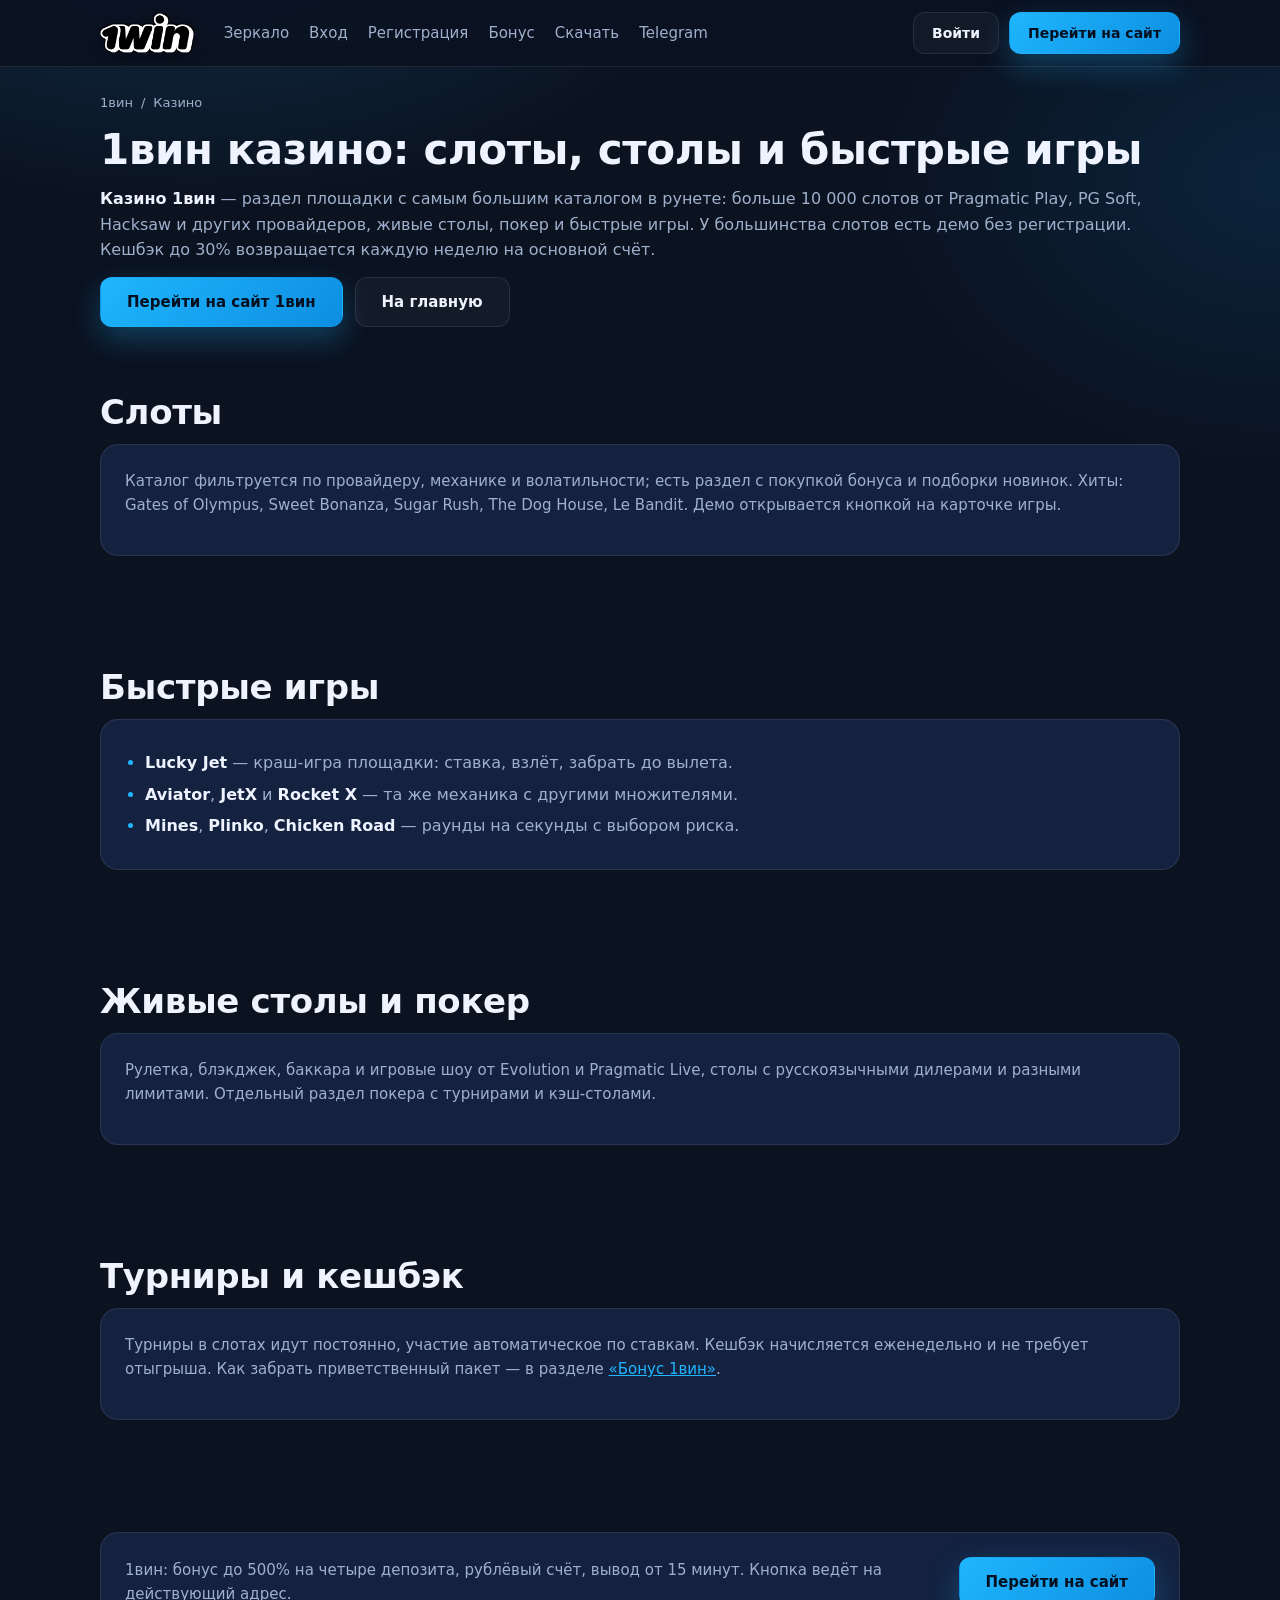
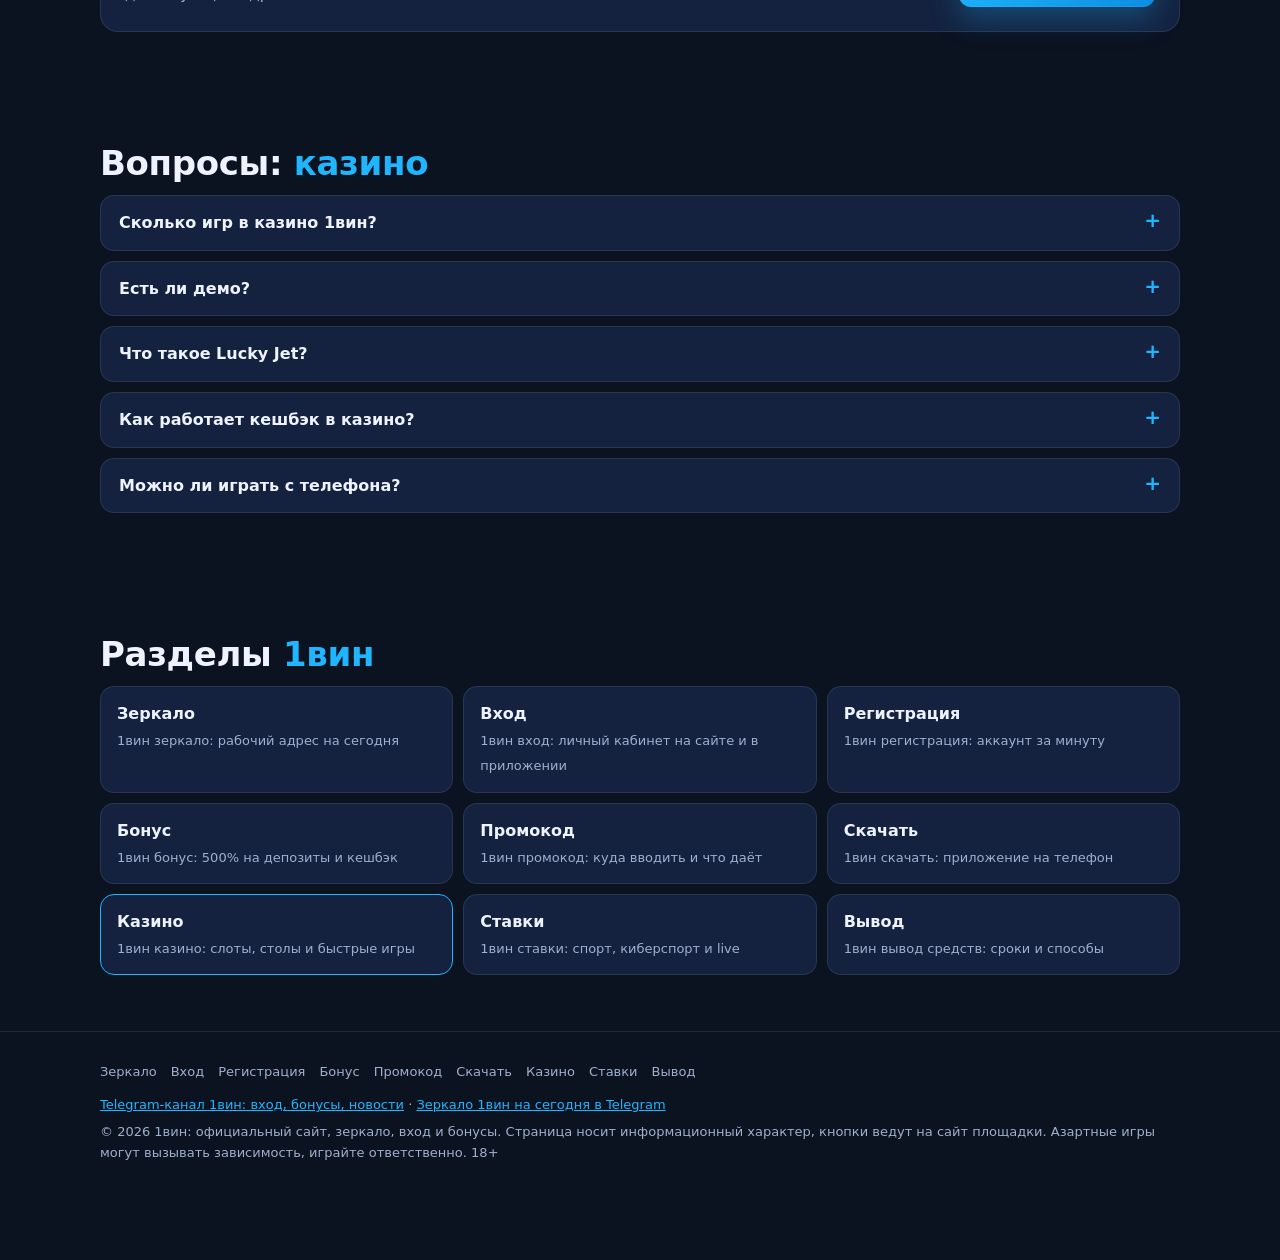
<file: kazino/index.html>
<!DOCTYPE html>
<html lang="ru">
<head>
<meta charset="utf-8">
<meta name="viewport" content="width=device-width, initial-scale=1">
<title>1вин казино — играть онлайн в казино 1вин: слоты, live-столы, быстрые игры</title>
<meta name="description" content="Казино 1вин: 10 000+ слотов, живые столы с дилерами, быстрые игры Lucky Jet и Aviator, покер и турниры. Демо без регистрации, кешбэк до 30%, выплаты в рублях. 18+.">
<meta name="keywords" content="1вин казино, казино 1вин, 1вин казино играть, ванвин казино, 1 вин слоты, 1вин лаки джет">
<meta name="robots" content="index, follow, max-image-preview:large, max-snippet:-1">
<link rel="canonical" href="https://xn--1--8kcg4aiz7al.xn--p1ai/kazino/">
<meta name="theme-color" content="#0b1220">
<link rel="icon" href="../assets/favicon.png" type="image/png">
<meta property="og:type" content="website"><meta property="og:locale" content="ru_RU"><meta property="og:site_name" content="1вин">
<meta property="og:title" content="1вин казино — играть онлайн в казино 1вин: слоты, live-столы, быстрые игры"><meta property="og:description" content="Казино 1вин: 10 000+ слотов, живые столы с дилерами, быстрые игры Lucky Jet и Aviator, покер и турниры. Демо без регистрации, кешбэк до 30%, выплаты в рублях. 18+."><meta property="og:url" content="https://xn--1--8kcg4aiz7al.xn--p1ai/kazino/">
<link rel="stylesheet" href="../css/site.css?v=2">
<script type="application/ld+json">
{
 "@context": "https://schema.org",
 "@graph": [
  {
   "@type": "WebPage",
   "@id": "https://xn--1--8kcg4aiz7al.xn--p1ai/kazino/#page",
   "url": "https://xn--1--8kcg4aiz7al.xn--p1ai/kazino/",
   "name": "1вин казино — играть онлайн в казино 1вин: слоты, live-столы, быстрые игры",
   "description": "Казино 1вин: 10 000+ слотов, живые столы с дилерами, быстрые игры Lucky Jet и Aviator, покер и турниры. Демо без регистрации, кешбэк до 30%, выплаты в рублях. 18+.",
   "inLanguage": "ru-RU",
   "isPartOf": {
    "@id": "https://xn--1--8kcg4aiz7al.xn--p1ai/#website"
   }
  },
  {
   "@type": "BreadcrumbList",
   "itemListElement": [
    {
     "@type": "ListItem",
     "position": 1,
     "name": "1вин",
     "item": "https://xn--1--8kcg4aiz7al.xn--p1ai/"
    },
    {
     "@type": "ListItem",
     "position": 2,
     "name": "Казино",
     "item": "https://xn--1--8kcg4aiz7al.xn--p1ai/kazino/"
    }
   ]
  },
  {
   "@type": "FAQPage",
   "@id": "https://xn--1--8kcg4aiz7al.xn--p1ai/kazino/#faq",
   "mainEntity": [
    {
     "@type": "Question",
     "name": "Сколько игр в казино 1вин?",
     "acceptedAnswer": {
      "@type": "Answer",
      "text": "Больше 10 000: слоты, столы, быстрые игры, покер."
     }
    },
    {
     "@type": "Question",
     "name": "Есть ли демо?",
     "acceptedAnswer": {
      "@type": "Answer",
      "text": "Да, у большинства слотов и быстрых игр, без регистрации."
     }
    },
    {
     "@type": "Question",
     "name": "Что такое Lucky Jet?",
     "acceptedAnswer": {
      "@type": "Answer",
      "text": "Краш-игра площадки: множитель растёт, пока не заберёшь ставку до вылета."
     }
    },
    {
     "@type": "Question",
     "name": "Как работает кешбэк в казино?",
     "acceptedAnswer": {
      "@type": "Answer",
      "text": "Еженедельно возвращается до 30% проигрыша без отыгрыша."
     }
    },
    {
     "@type": "Question",
     "name": "Можно ли играть с телефона?",
     "acceptedAnswer": {
      "@type": "Answer",
      "text": "Да, в браузере или приложении."
     }
    }
   ]
  }
 ]
}
</script>
<!-- Yandex.Metrika counter --><script type="text/javascript">(function(m,e,t,r,i,k,a){m[i]=m[i]||function(){(m[i].a=m[i].a||[]).push(arguments)};m[i].l=1*new Date();for(var j=0;j<document.scripts.length;j++){if(document.scripts[j].src===r){return;}}k=e.createElement(t),a=e.getElementsByTagName(t)[0],k.async=1,k.src=r,a.parentNode.insertBefore(k,a)})(window,document,"script","https://mc.yandex.ru/metrika/tag.js?id=113894011","ym");ym(113894011,"init",{ssr:true,webvisor:false,clickmap:true,ecommerce:"dataLayer",accurateTrackBounce:true,trackLinks:true});</script><noscript><div><img src="https://mc.yandex.ru/watch/113894011" style="position:absolute;left:-9999px;" alt=""></div></noscript><!-- /Yandex.Metrika counter -->
</head>
<body>
<header class="top"><div class="wrap"><a class="logo" href="../" title="1вин — официальный сайт"><img src="../assets/logo.svg" alt="1вин" width="94" height="40"></a><nav><a href="../zerkalo/">Зеркало</a><a href="../vhod/">Вход</a><a href="../registraciya/">Регистрация</a><a href="../bonus/">Бонус</a><a href="../skachat/">Скачать</a><a href="https://t.me/zerkalo_1win_today" target="_blank" rel="noopener">Telegram</a></nav><div class="acts"><a class="btn btn-g btn-s" href="https://gameultra.xyz/6eGiyF" target="_blank" rel="sponsored noopener" title="Вход в 1вин">Войти</a><a class="btn btn-p btn-s" href="https://gameultra.xyz/6eGiyF" target="_blank" rel="sponsored noopener" title="Регистрация в 1вин">Перейти на сайт</a></div></div></header>
<main>
<div class="wrap">
  <p class="crumbs"><a href="../">1вин</a><span>/</span>Казино</p>
  <h1 class="sub-h1">1вин казино: слоты, столы и быстрые игры</h1>
  <div class="lead"><p><strong>Казино 1вин</strong> — раздел площадки с самым большим каталогом в рунете: больше 10 000 слотов от Pragmatic Play, PG Soft, Hacksaw и других провайдеров, живые столы, покер и быстрые игры. У большинства слотов есть демо без регистрации. Кешбэк до 30% возвращается каждую неделю на основной счёт.</p></div>
  <div class="row" style="margin:6px 0 10px"><a class="btn btn-p" href="https://gameultra.xyz/6eGiyF" target="_blank" rel="sponsored noopener">Перейти на сайт 1вин</a><a class="btn btn-g" href="../">На главную</a></div>
</div>
<section aria-label="Слоты"><div class="wrap"><h2>Слоты</h2><div class="panel"><p>Каталог фильтруется по провайдеру, механике и волатильности; есть раздел с покупкой бонуса и подборки новинок. Хиты: Gates of Olympus, Sweet Bonanza, Sugar Rush, The Dog House, Le Bandit. Демо открывается кнопкой на карточке игры.</p></div></div></section><section aria-label="Быстрые игры"><div class="wrap"><h2>Быстрые игры</h2><div class="panel"><ul class="list"><li><strong>Lucky Jet</strong> — краш-игра площадки: ставка, взлёт, забрать до вылета.</li><li><strong>Aviator</strong>, <strong>JetX</strong> и <strong>Rocket X</strong> — та же механика с другими множителями.</li><li><strong>Mines</strong>, <strong>Plinko</strong>, <strong>Chicken Road</strong> — раунды на секунды с выбором риска.</li></ul></div></div></section><section aria-label="Живые столы и покер"><div class="wrap"><h2>Живые столы и покер</h2><div class="panel"><p>Рулетка, блэкджек, баккара и игровые шоу от Evolution и Pragmatic Live, столы с русскоязычными дилерами и разными лимитами. Отдельный раздел покера с турнирами и кэш-столами.</p></div></div></section><section aria-label="Турниры и кешбэк"><div class="wrap"><h2>Турниры и кешбэк</h2><div class="panel"><p>Турниры в слотах идут постоянно, участие автоматическое по ставкам. Кешбэк начисляется еженедельно и не требует отыгрыша. Как забрать приветственный пакет — в разделе <a href="../bonus/" title="Бонус 1вин">«Бонус 1вин»</a>.</p></div></div></section>
<section><div class="wrap"><div class="panel cta"><p>1вин: бонус до 500% на четыре депозита, рублёвый счёт, вывод от 15 минут. Кнопка ведёт на действующий адрес.</p><a class="btn btn-p" href="https://gameultra.xyz/6eGiyF" target="_blank" rel="sponsored noopener">Перейти на сайт</a></div></div></section>
<section class="faq"><div class="wrap"><h2>Вопросы: <em>казино</em></h2><details><summary>Сколько игр в казино 1вин?</summary><p>Больше 10 000: слоты, столы, быстрые игры, покер.</p></details><details><summary>Есть ли демо?</summary><p>Да, у большинства слотов и быстрых игр, без регистрации.</p></details><details><summary>Что такое Lucky Jet?</summary><p>Краш-игра площадки: множитель растёт, пока не заберёшь ставку до вылета.</p></details><details><summary>Как работает кешбэк в казино?</summary><p>Еженедельно возвращается до 30% проигрыша без отыгрыша.</p></details><details><summary>Можно ли играть с телефона?</summary><p>Да, в браузере или приложении.</p></details></div></section>
<section id="razdely"><div class="wrap"><h2>Разделы <em>1вин</em></h2><div class="hub"><a href="../zerkalo/" title="1вин зеркало: рабочий адрес на сегодня"><b>Зеркало</b><small>1вин зеркало: рабочий адрес на сегодня</small></a><a href="../vhod/" title="1вин вход: личный кабинет на сайте и в приложении"><b>Вход</b><small>1вин вход: личный кабинет на сайте и в приложении</small></a><a href="../registraciya/" title="1вин регистрация: аккаунт за минуту"><b>Регистрация</b><small>1вин регистрация: аккаунт за минуту</small></a><a href="../bonus/" title="1вин бонус: 500% на депозиты и кешбэк"><b>Бонус</b><small>1вин бонус: 500% на депозиты и кешбэк</small></a><a href="../promokod/" title="1вин промокод: куда вводить и что даёт"><b>Промокод</b><small>1вин промокод: куда вводить и что даёт</small></a><a href="../skachat/" title="1вин скачать: приложение на телефон"><b>Скачать</b><small>1вин скачать: приложение на телефон</small></a><a href="../kazino/" title="1вин казино: слоты, столы и быстрые игры" aria-current="page" class="is-cur"><b>Казино</b><small>1вин казино: слоты, столы и быстрые игры</small></a><a href="../stavki/" title="1вин ставки: спорт, киберспорт и live"><b>Ставки</b><small>1вин ставки: спорт, киберспорт и live</small></a><a href="../vyvod/" title="1вин вывод средств: сроки и способы"><b>Вывод</b><small>1вин вывод средств: сроки и способы</small></a></div></div></section>
</main>
<footer><div class="wrap"><nav><a href="../zerkalo/" title="1вин зеркало: рабочий адрес на сегодня">Зеркало</a><a href="../vhod/" title="1вин вход: личный кабинет на сайте и в приложении">Вход</a><a href="../registraciya/" title="1вин регистрация: аккаунт за минуту">Регистрация</a><a href="../bonus/" title="1вин бонус: 500% на депозиты и кешбэк">Бонус</a><a href="../promokod/" title="1вин промокод: куда вводить и что даёт">Промокод</a><a href="../skachat/" title="1вин скачать: приложение на телефон">Скачать</a><a href="../kazino/" title="1вин казино: слоты, столы и быстрые игры">Казино</a><a href="../stavki/" title="1вин ставки: спорт, киберспорт и live">Ставки</a><a href="../vyvod/" title="1вин вывод средств: сроки и способы">Вывод</a></nav><p><a href="https://t.me/vanvin_ru" target="_blank" rel="noopener">Telegram-канал 1вин: вход, бонусы, новости</a> · <a href="https://t.me/zerkalo_1win_today" target="_blank" rel="noopener">Зеркало 1вин на сегодня в Telegram</a></p><p>© 2026 1вин: официальный сайт, зеркало, вход и бонусы. Страница носит информационный характер, кнопки ведут на сайт площадки. Азартные игры могут вызывать зависимость, играйте ответственно. 18+</p></div></footer><div class="sticky"><span><b>Бонус до 500%</b>на первые четыре депозита 1вин</span><a class="btn btn-p btn-s" href="https://gameultra.xyz/6eGiyF" target="_blank" rel="sponsored noopener">Забрать</a></div>
</body>
</html>
</file>
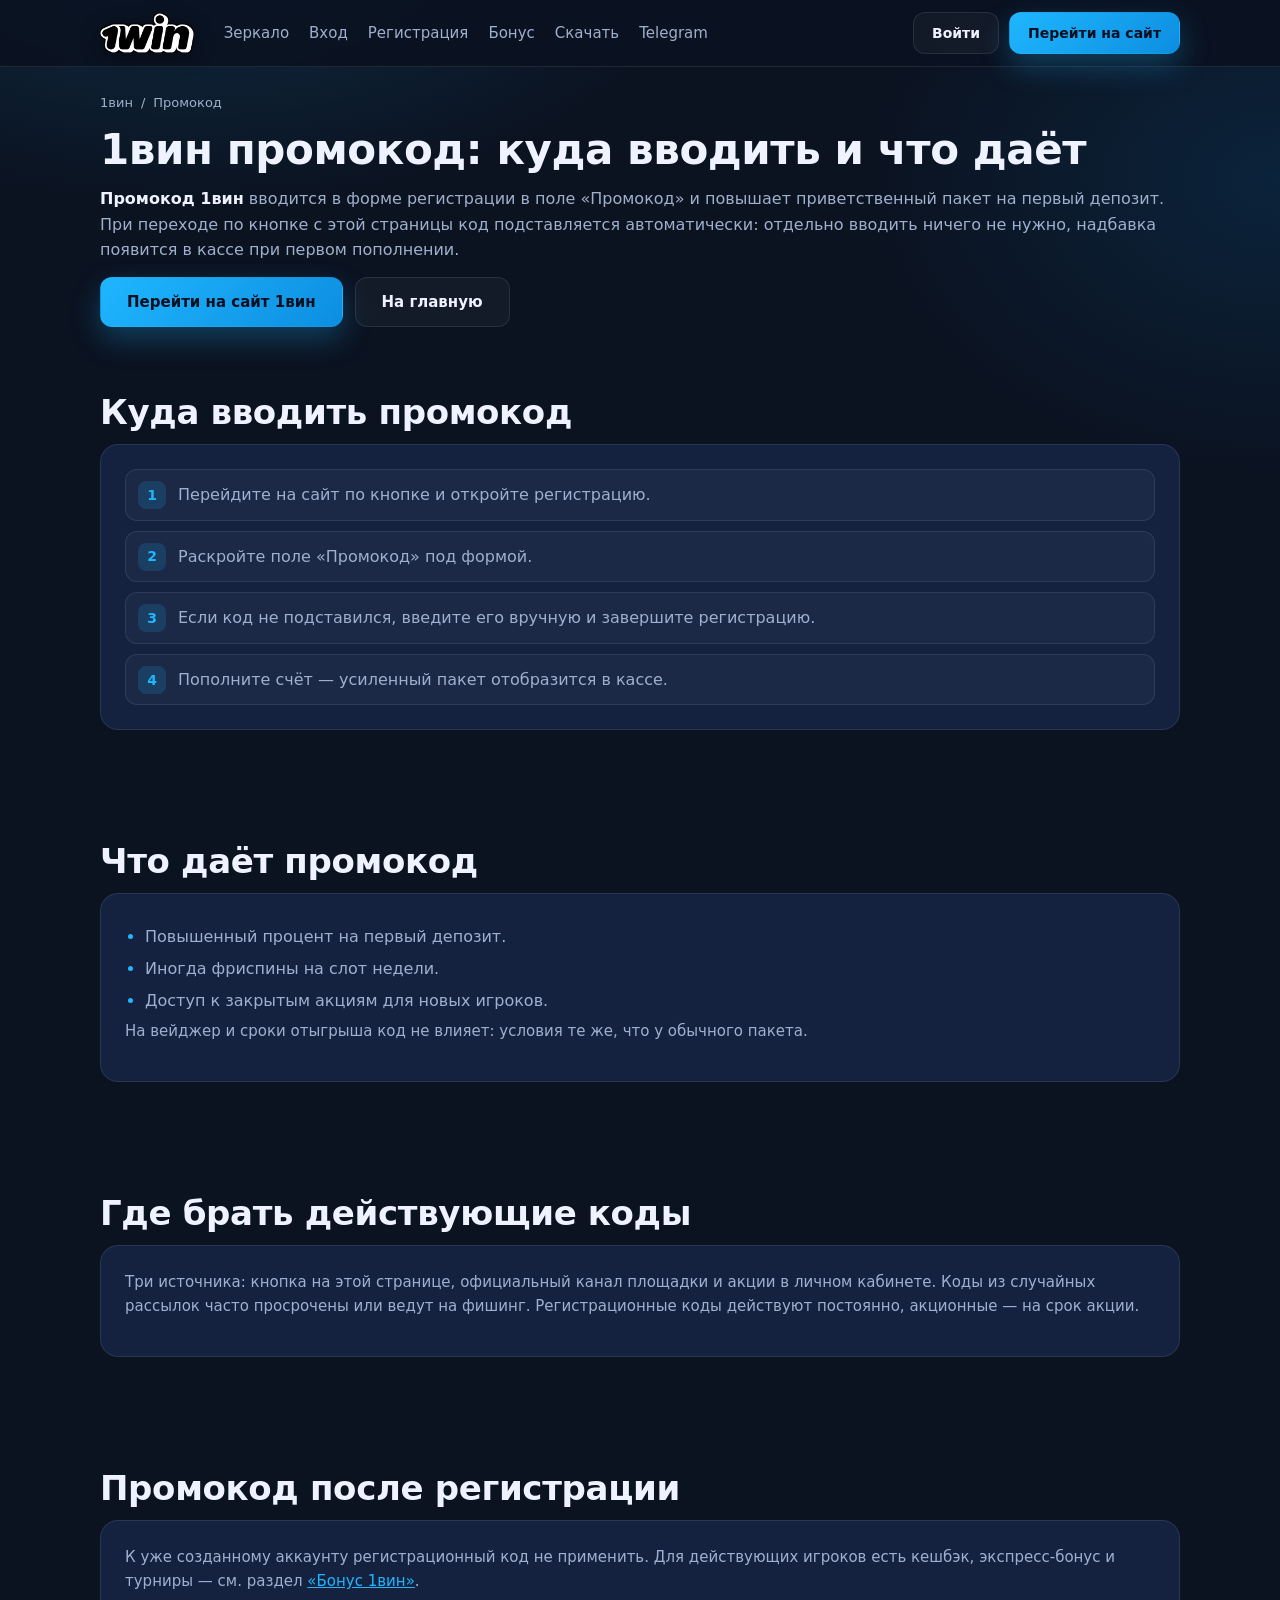
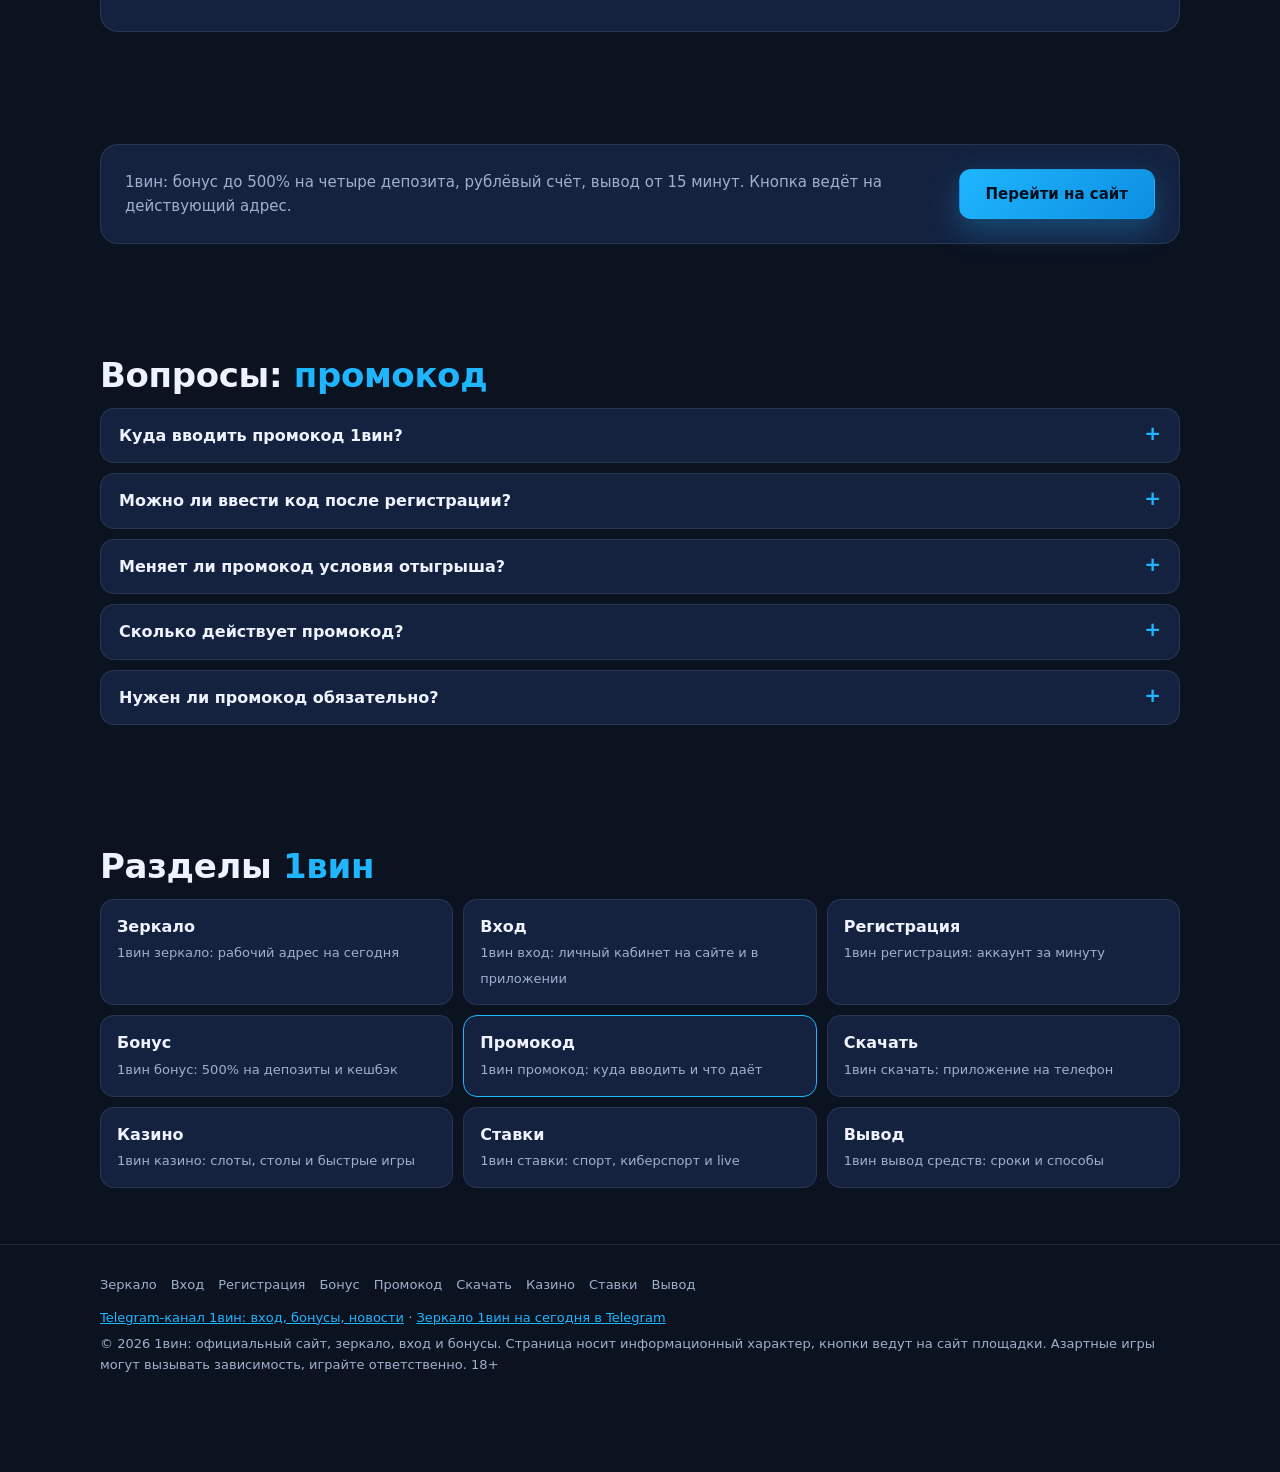
<file: promokod/index.html>
<!DOCTYPE html>
<html lang="ru">
<head>
<meta charset="utf-8">
<meta name="viewport" content="width=device-width, initial-scale=1">
<title>1вин промокод — актуальный промокод 1вин при регистрации на бонус 500%</title>
<meta name="description" content="Промокод 1вин: куда вводить при регистрации, что даёт к приветственному пакету, где брать действующие коды и почему код применяется по ссылке автоматически. 18+.">
<meta name="keywords" content="1вин промокод, промокод 1вин, 1вин промокод при регистрации, ванвин промокод, 1 вин промокод на сегодня">
<meta name="robots" content="index, follow, max-image-preview:large, max-snippet:-1">
<link rel="canonical" href="https://xn--1--8kcg4aiz7al.xn--p1ai/promokod/">
<meta name="theme-color" content="#0b1220">
<link rel="icon" href="../assets/favicon.png" type="image/png">
<meta property="og:type" content="website"><meta property="og:locale" content="ru_RU"><meta property="og:site_name" content="1вин">
<meta property="og:title" content="1вин промокод — актуальный промокод 1вин при регистрации на бонус 500%"><meta property="og:description" content="Промокод 1вин: куда вводить при регистрации, что даёт к приветственному пакету, где брать действующие коды и почему код применяется по ссылке автоматически. 18+."><meta property="og:url" content="https://xn--1--8kcg4aiz7al.xn--p1ai/promokod/">
<link rel="stylesheet" href="../css/site.css?v=2">
<script type="application/ld+json">
{
 "@context": "https://schema.org",
 "@graph": [
  {
   "@type": "WebPage",
   "@id": "https://xn--1--8kcg4aiz7al.xn--p1ai/promokod/#page",
   "url": "https://xn--1--8kcg4aiz7al.xn--p1ai/promokod/",
   "name": "1вин промокод — актуальный промокод 1вин при регистрации на бонус 500%",
   "description": "Промокод 1вин: куда вводить при регистрации, что даёт к приветственному пакету, где брать действующие коды и почему код применяется по ссылке автоматически. 18+.",
   "inLanguage": "ru-RU",
   "isPartOf": {
    "@id": "https://xn--1--8kcg4aiz7al.xn--p1ai/#website"
   }
  },
  {
   "@type": "BreadcrumbList",
   "itemListElement": [
    {
     "@type": "ListItem",
     "position": 1,
     "name": "1вин",
     "item": "https://xn--1--8kcg4aiz7al.xn--p1ai/"
    },
    {
     "@type": "ListItem",
     "position": 2,
     "name": "Промокод",
     "item": "https://xn--1--8kcg4aiz7al.xn--p1ai/promokod/"
    }
   ]
  },
  {
   "@type": "FAQPage",
   "@id": "https://xn--1--8kcg4aiz7al.xn--p1ai/promokod/#faq",
   "mainEntity": [
    {
     "@type": "Question",
     "name": "Куда вводить промокод 1вин?",
     "acceptedAnswer": {
      "@type": "Answer",
      "text": "В поле «Промокод» в форме регистрации; по кнопке с этой страницы он подставляется сам."
     }
    },
    {
     "@type": "Question",
     "name": "Можно ли ввести код после регистрации?",
     "acceptedAnswer": {
      "@type": "Answer",
      "text": "Нет, регистрационный код применяется только при создании аккаунта."
     }
    },
    {
     "@type": "Question",
     "name": "Меняет ли промокод условия отыгрыша?",
     "acceptedAnswer": {
      "@type": "Answer",
      "text": "Нет, вейджер стандартный, растёт только размер бонуса."
     }
    },
    {
     "@type": "Question",
     "name": "Сколько действует промокод?",
     "acceptedAnswer": {
      "@type": "Answer",
      "text": "Регистрационные постоянно, акционные до конца акции."
     }
    },
    {
     "@type": "Question",
     "name": "Нужен ли промокод обязательно?",
     "acceptedAnswer": {
      "@type": "Answer",
      "text": "Нет, пакет начисляется и без него, код только усиливает первый шаг."
     }
    }
   ]
  }
 ]
}
</script>
<!-- Yandex.Metrika counter --><script type="text/javascript">(function(m,e,t,r,i,k,a){m[i]=m[i]||function(){(m[i].a=m[i].a||[]).push(arguments)};m[i].l=1*new Date();for(var j=0;j<document.scripts.length;j++){if(document.scripts[j].src===r){return;}}k=e.createElement(t),a=e.getElementsByTagName(t)[0],k.async=1,k.src=r,a.parentNode.insertBefore(k,a)})(window,document,"script","https://mc.yandex.ru/metrika/tag.js?id=113894011","ym");ym(113894011,"init",{ssr:true,webvisor:false,clickmap:true,ecommerce:"dataLayer",accurateTrackBounce:true,trackLinks:true});</script><noscript><div><img src="https://mc.yandex.ru/watch/113894011" style="position:absolute;left:-9999px;" alt=""></div></noscript><!-- /Yandex.Metrika counter -->
</head>
<body>
<header class="top"><div class="wrap"><a class="logo" href="../" title="1вин — официальный сайт"><img src="../assets/logo.svg" alt="1вин" width="94" height="40"></a><nav><a href="../zerkalo/">Зеркало</a><a href="../vhod/">Вход</a><a href="../registraciya/">Регистрация</a><a href="../bonus/">Бонус</a><a href="../skachat/">Скачать</a><a href="https://t.me/zerkalo_1win_today" target="_blank" rel="noopener">Telegram</a></nav><div class="acts"><a class="btn btn-g btn-s" href="https://gameultra.xyz/6eGiyF" target="_blank" rel="sponsored noopener" title="Вход в 1вин">Войти</a><a class="btn btn-p btn-s" href="https://gameultra.xyz/6eGiyF" target="_blank" rel="sponsored noopener" title="Регистрация в 1вин">Перейти на сайт</a></div></div></header>
<main>
<div class="wrap">
  <p class="crumbs"><a href="../">1вин</a><span>/</span>Промокод</p>
  <h1 class="sub-h1">1вин промокод: куда вводить и что даёт</h1>
  <div class="lead"><p><strong>Промокод 1вин</strong> вводится в форме регистрации в поле «Промокод» и повышает приветственный пакет на первый депозит. При переходе по кнопке с этой страницы код подставляется автоматически: отдельно вводить ничего не нужно, надбавка появится в кассе при первом пополнении.</p></div>
  <div class="row" style="margin:6px 0 10px"><a class="btn btn-p" href="https://gameultra.xyz/6eGiyF" target="_blank" rel="sponsored noopener">Перейти на сайт 1вин</a><a class="btn btn-g" href="../">На главную</a></div>
</div>
<section aria-label="Куда вводить промокод"><div class="wrap"><h2>Куда вводить промокод</h2><div class="panel"><ol class="steps"><li>Перейдите на сайт по кнопке и откройте регистрацию.</li><li>Раскройте поле «Промокод» под формой.</li><li>Если код не подставился, введите его вручную и завершите регистрацию.</li><li>Пополните счёт — усиленный пакет отобразится в кассе.</li></ol></div></div></section><section aria-label="Что даёт промокод"><div class="wrap"><h2>Что даёт промокод</h2><div class="panel"><ul class="list"><li>Повышенный процент на первый депозит.</li><li>Иногда фриспины на слот недели.</li><li>Доступ к закрытым акциям для новых игроков.</li></ul><p>На вейджер и сроки отыгрыша код не влияет: условия те же, что у обычного пакета.</p></div></div></section><section aria-label="Где брать действующие коды"><div class="wrap"><h2>Где брать действующие коды</h2><div class="panel"><p>Три источника: кнопка на этой странице, официальный канал площадки и акции в личном кабинете. Коды из случайных рассылок часто просрочены или ведут на фишинг. Регистрационные коды действуют постоянно, акционные — на срок акции.</p></div></div></section><section aria-label="Промокод после регистрации"><div class="wrap"><h2>Промокод после регистрации</h2><div class="panel"><p>К уже созданному аккаунту регистрационный код не применить. Для действующих игроков есть кешбэк, экспресс-бонус и турниры — см. раздел <a href="../bonus/" title="Бонус 1вин">«Бонус 1вин»</a>.</p></div></div></section>
<section><div class="wrap"><div class="panel cta"><p>1вин: бонус до 500% на четыре депозита, рублёвый счёт, вывод от 15 минут. Кнопка ведёт на действующий адрес.</p><a class="btn btn-p" href="https://gameultra.xyz/6eGiyF" target="_blank" rel="sponsored noopener">Перейти на сайт</a></div></div></section>
<section class="faq"><div class="wrap"><h2>Вопросы: <em>промокод</em></h2><details><summary>Куда вводить промокод 1вин?</summary><p>В поле «Промокод» в форме регистрации; по кнопке с этой страницы он подставляется сам.</p></details><details><summary>Можно ли ввести код после регистрации?</summary><p>Нет, регистрационный код применяется только при создании аккаунта.</p></details><details><summary>Меняет ли промокод условия отыгрыша?</summary><p>Нет, вейджер стандартный, растёт только размер бонуса.</p></details><details><summary>Сколько действует промокод?</summary><p>Регистрационные постоянно, акционные до конца акции.</p></details><details><summary>Нужен ли промокод обязательно?</summary><p>Нет, пакет начисляется и без него, код только усиливает первый шаг.</p></details></div></section>
<section id="razdely"><div class="wrap"><h2>Разделы <em>1вин</em></h2><div class="hub"><a href="../zerkalo/" title="1вин зеркало: рабочий адрес на сегодня"><b>Зеркало</b><small>1вин зеркало: рабочий адрес на сегодня</small></a><a href="../vhod/" title="1вин вход: личный кабинет на сайте и в приложении"><b>Вход</b><small>1вин вход: личный кабинет на сайте и в приложении</small></a><a href="../registraciya/" title="1вин регистрация: аккаунт за минуту"><b>Регистрация</b><small>1вин регистрация: аккаунт за минуту</small></a><a href="../bonus/" title="1вин бонус: 500% на депозиты и кешбэк"><b>Бонус</b><small>1вин бонус: 500% на депозиты и кешбэк</small></a><a href="../promokod/" title="1вин промокод: куда вводить и что даёт" aria-current="page" class="is-cur"><b>Промокод</b><small>1вин промокод: куда вводить и что даёт</small></a><a href="../skachat/" title="1вин скачать: приложение на телефон"><b>Скачать</b><small>1вин скачать: приложение на телефон</small></a><a href="../kazino/" title="1вин казино: слоты, столы и быстрые игры"><b>Казино</b><small>1вин казино: слоты, столы и быстрые игры</small></a><a href="../stavki/" title="1вин ставки: спорт, киберспорт и live"><b>Ставки</b><small>1вин ставки: спорт, киберспорт и live</small></a><a href="../vyvod/" title="1вин вывод средств: сроки и способы"><b>Вывод</b><small>1вин вывод средств: сроки и способы</small></a></div></div></section>
</main>
<footer><div class="wrap"><nav><a href="../zerkalo/" title="1вин зеркало: рабочий адрес на сегодня">Зеркало</a><a href="../vhod/" title="1вин вход: личный кабинет на сайте и в приложении">Вход</a><a href="../registraciya/" title="1вин регистрация: аккаунт за минуту">Регистрация</a><a href="../bonus/" title="1вин бонус: 500% на депозиты и кешбэк">Бонус</a><a href="../promokod/" title="1вин промокод: куда вводить и что даёт">Промокод</a><a href="../skachat/" title="1вин скачать: приложение на телефон">Скачать</a><a href="../kazino/" title="1вин казино: слоты, столы и быстрые игры">Казино</a><a href="../stavki/" title="1вин ставки: спорт, киберспорт и live">Ставки</a><a href="../vyvod/" title="1вин вывод средств: сроки и способы">Вывод</a></nav><p><a href="https://t.me/vanvin_ru" target="_blank" rel="noopener">Telegram-канал 1вин: вход, бонусы, новости</a> · <a href="https://t.me/zerkalo_1win_today" target="_blank" rel="noopener">Зеркало 1вин на сегодня в Telegram</a></p><p>© 2026 1вин: официальный сайт, зеркало, вход и бонусы. Страница носит информационный характер, кнопки ведут на сайт площадки. Азартные игры могут вызывать зависимость, играйте ответственно. 18+</p></div></footer><div class="sticky"><span><b>Бонус до 500%</b>на первые четыре депозита 1вин</span><a class="btn btn-p btn-s" href="https://gameultra.xyz/6eGiyF" target="_blank" rel="sponsored noopener">Забрать</a></div>
</body>
</html>
</file>
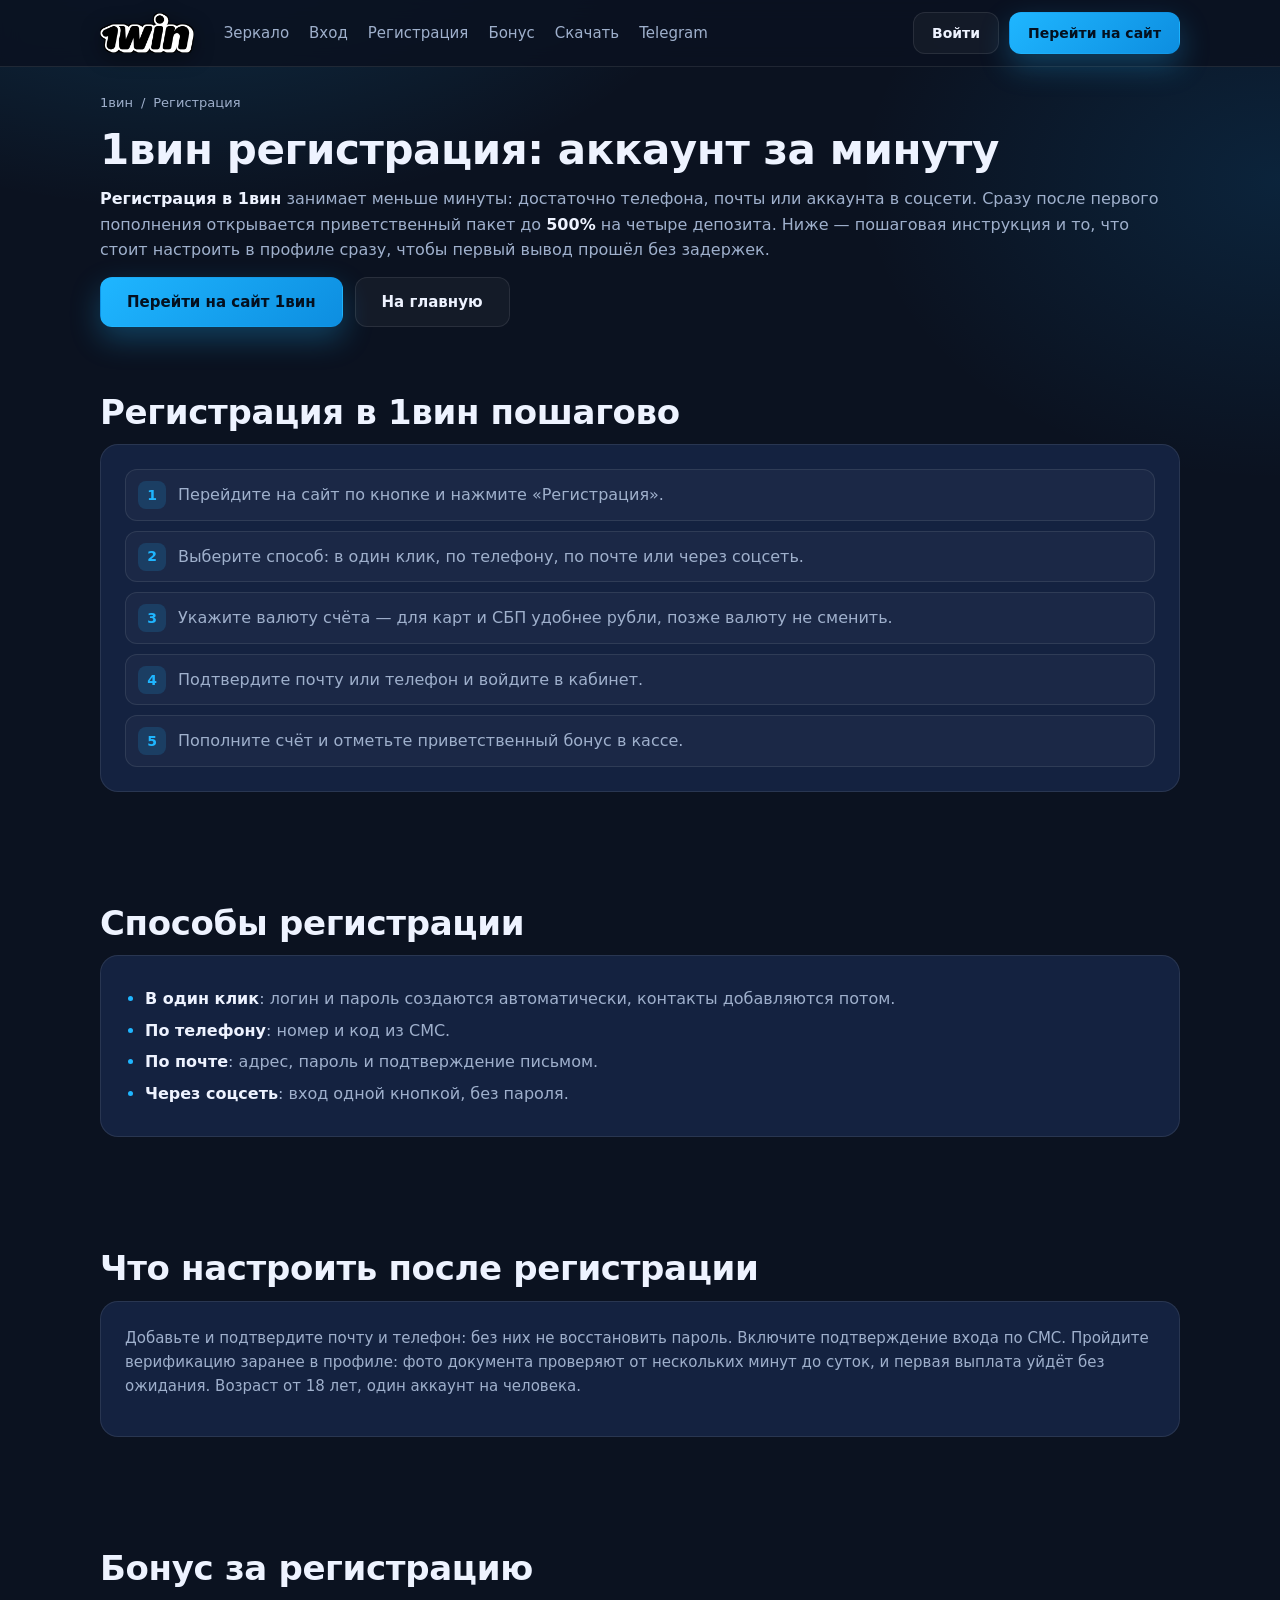
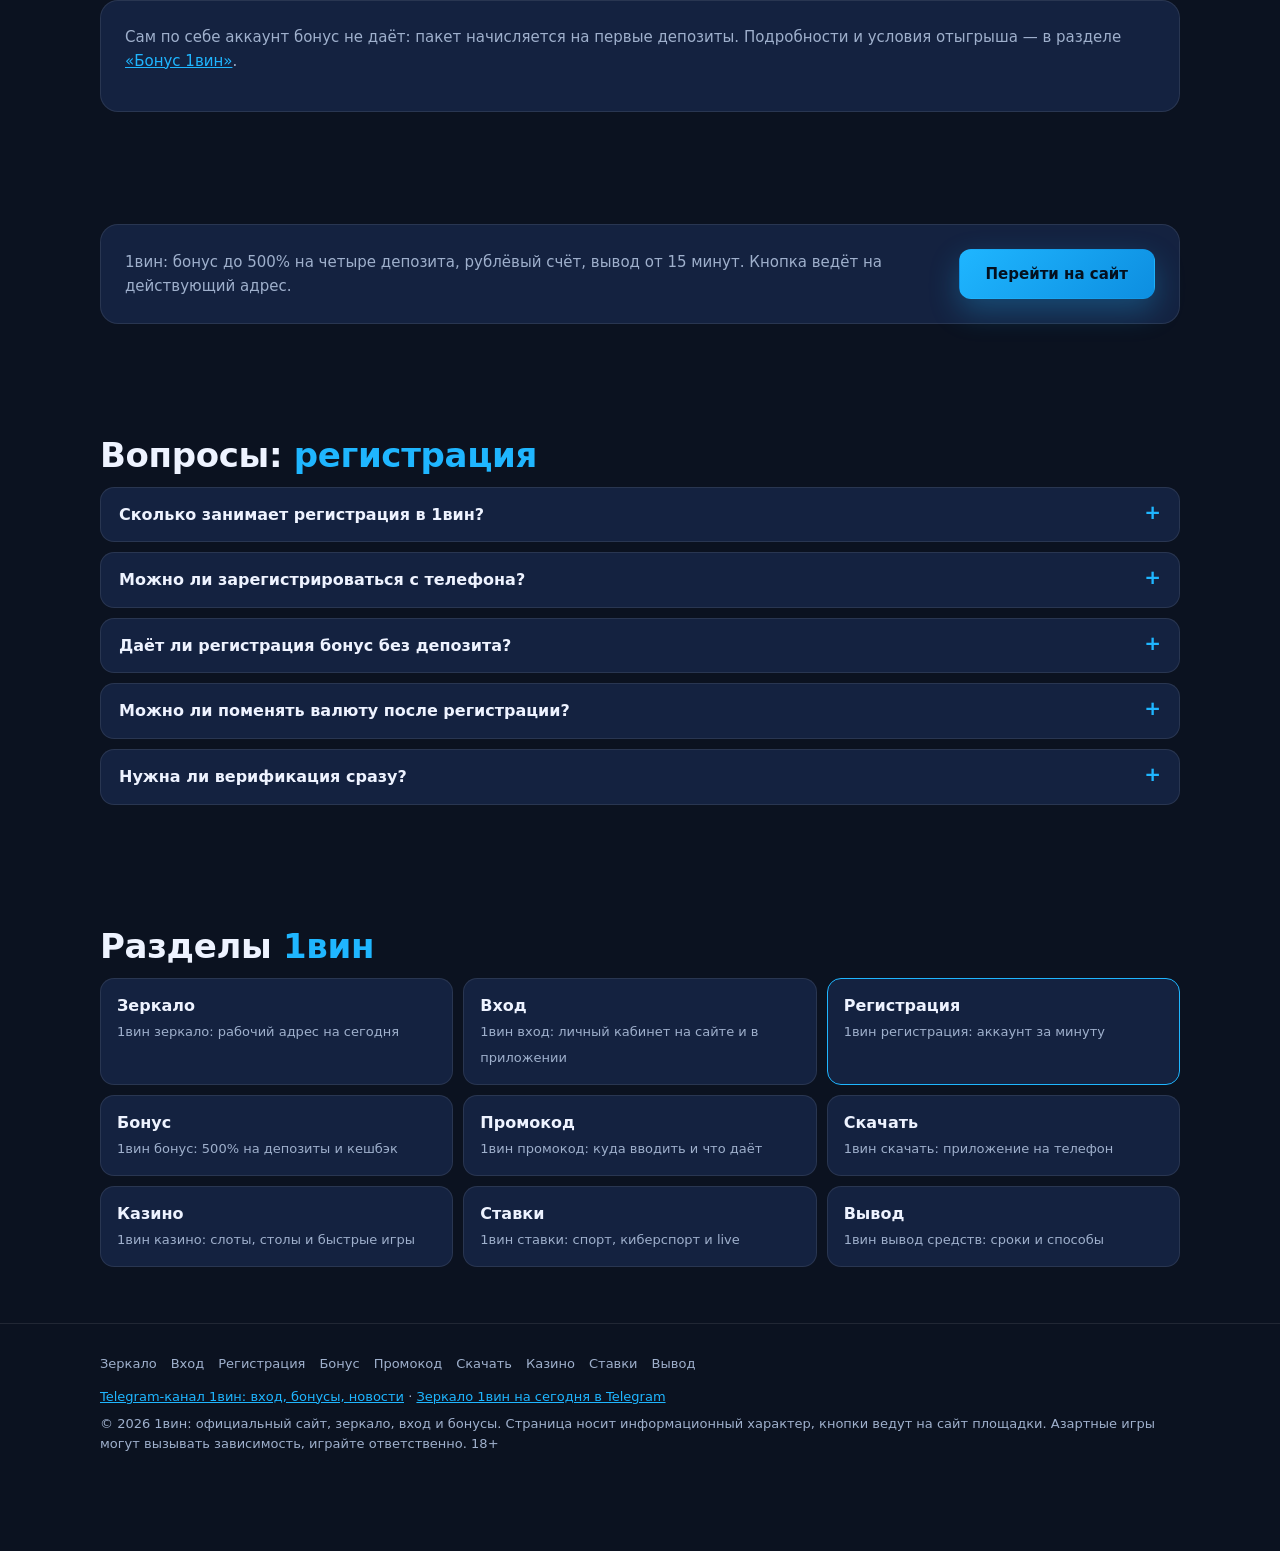
<file: registraciya/index.html>
<!DOCTYPE html>
<html lang="ru">
<head>
<meta charset="utf-8">
<meta name="viewport" content="width=device-width, initial-scale=1">
<title>1вин регистрация — зарегистрироваться в 1вин за минуту и получить бонус 500%</title>
<meta name="description" content="Регистрация в 1вин: в один клик, по телефону, почте или через соцсеть. Выбор валюты, подтверждение контакта, первый депозит и бонус до 500%. Что настроить в профиле сразу. 18+.">
<meta name="keywords" content="1вин регистрация, зарегистрироваться в 1вин, 1вин регистрация бонус, ванвин регистрация, 1 вин создать аккаунт">
<meta name="robots" content="index, follow, max-image-preview:large, max-snippet:-1">
<link rel="canonical" href="https://xn--1--8kcg4aiz7al.xn--p1ai/registraciya/">
<meta name="theme-color" content="#0b1220">
<link rel="icon" href="../assets/favicon.png" type="image/png">
<meta property="og:type" content="website"><meta property="og:locale" content="ru_RU"><meta property="og:site_name" content="1вин">
<meta property="og:title" content="1вин регистрация — зарегистрироваться в 1вин за минуту и получить бонус 500%"><meta property="og:description" content="Регистрация в 1вин: в один клик, по телефону, почте или через соцсеть. Выбор валюты, подтверждение контакта, первый депозит и бонус до 500%. Что настроить в профиле сразу. 18+."><meta property="og:url" content="https://xn--1--8kcg4aiz7al.xn--p1ai/registraciya/">
<link rel="stylesheet" href="../css/site.css?v=2">
<script type="application/ld+json">
{
 "@context": "https://schema.org",
 "@graph": [
  {
   "@type": "WebPage",
   "@id": "https://xn--1--8kcg4aiz7al.xn--p1ai/registraciya/#page",
   "url": "https://xn--1--8kcg4aiz7al.xn--p1ai/registraciya/",
   "name": "1вин регистрация — зарегистрироваться в 1вин за минуту и получить бонус 500%",
   "description": "Регистрация в 1вин: в один клик, по телефону, почте или через соцсеть. Выбор валюты, подтверждение контакта, первый депозит и бонус до 500%. Что настроить в профиле сразу. 18+.",
   "inLanguage": "ru-RU",
   "isPartOf": {
    "@id": "https://xn--1--8kcg4aiz7al.xn--p1ai/#website"
   }
  },
  {
   "@type": "BreadcrumbList",
   "itemListElement": [
    {
     "@type": "ListItem",
     "position": 1,
     "name": "1вин",
     "item": "https://xn--1--8kcg4aiz7al.xn--p1ai/"
    },
    {
     "@type": "ListItem",
     "position": 2,
     "name": "Регистрация",
     "item": "https://xn--1--8kcg4aiz7al.xn--p1ai/registraciya/"
    }
   ]
  },
  {
   "@type": "FAQPage",
   "@id": "https://xn--1--8kcg4aiz7al.xn--p1ai/registraciya/#faq",
   "mainEntity": [
    {
     "@type": "Question",
     "name": "Сколько занимает регистрация в 1вин?",
     "acceptedAnswer": {
      "@type": "Answer",
      "text": "Меньше минуты, в один клик или по телефону."
     }
    },
    {
     "@type": "Question",
     "name": "Можно ли зарегистрироваться с телефона?",
     "acceptedAnswer": {
      "@type": "Answer",
      "text": "Да, форма та же, мобильная версия работает в браузере."
     }
    },
    {
     "@type": "Question",
     "name": "Даёт ли регистрация бонус без депозита?",
     "acceptedAnswer": {
      "@type": "Answer",
      "text": "Нет, приветственный пакет начисляется на первые пополнения."
     }
    },
    {
     "@type": "Question",
     "name": "Можно ли поменять валюту после регистрации?",
     "acceptedAnswer": {
      "@type": "Answer",
      "text": "Нет, валюта фиксируется при создании аккаунта."
     }
    },
    {
     "@type": "Question",
     "name": "Нужна ли верификация сразу?",
     "acceptedAnswer": {
      "@type": "Answer",
      "text": "Нет, только перед первым выводом, но пройти её можно заранее."
     }
    }
   ]
  }
 ]
}
</script>
<!-- Yandex.Metrika counter --><script type="text/javascript">(function(m,e,t,r,i,k,a){m[i]=m[i]||function(){(m[i].a=m[i].a||[]).push(arguments)};m[i].l=1*new Date();for(var j=0;j<document.scripts.length;j++){if(document.scripts[j].src===r){return;}}k=e.createElement(t),a=e.getElementsByTagName(t)[0],k.async=1,k.src=r,a.parentNode.insertBefore(k,a)})(window,document,"script","https://mc.yandex.ru/metrika/tag.js?id=113894011","ym");ym(113894011,"init",{ssr:true,webvisor:false,clickmap:true,ecommerce:"dataLayer",accurateTrackBounce:true,trackLinks:true});</script><noscript><div><img src="https://mc.yandex.ru/watch/113894011" style="position:absolute;left:-9999px;" alt=""></div></noscript><!-- /Yandex.Metrika counter -->
</head>
<body>
<header class="top"><div class="wrap"><a class="logo" href="../" title="1вин — официальный сайт"><img src="../assets/logo.svg" alt="1вин" width="94" height="40"></a><nav><a href="../zerkalo/">Зеркало</a><a href="../vhod/">Вход</a><a href="../registraciya/">Регистрация</a><a href="../bonus/">Бонус</a><a href="../skachat/">Скачать</a><a href="https://t.me/zerkalo_1win_today" target="_blank" rel="noopener">Telegram</a></nav><div class="acts"><a class="btn btn-g btn-s" href="https://gameultra.xyz/6eGiyF" target="_blank" rel="sponsored noopener" title="Вход в 1вин">Войти</a><a class="btn btn-p btn-s" href="https://gameultra.xyz/6eGiyF" target="_blank" rel="sponsored noopener" title="Регистрация в 1вин">Перейти на сайт</a></div></div></header>
<main>
<div class="wrap">
  <p class="crumbs"><a href="../">1вин</a><span>/</span>Регистрация</p>
  <h1 class="sub-h1">1вин регистрация: аккаунт за минуту</h1>
  <div class="lead"><p><strong>Регистрация в 1вин</strong> занимает меньше минуты: достаточно телефона, почты или аккаунта в соцсети. Сразу после первого пополнения открывается приветственный пакет до <strong>500%</strong> на четыре депозита. Ниже — пошаговая инструкция и то, что стоит настроить в профиле сразу, чтобы первый вывод прошёл без задержек.</p></div>
  <div class="row" style="margin:6px 0 10px"><a class="btn btn-p" href="https://gameultra.xyz/6eGiyF" target="_blank" rel="sponsored noopener">Перейти на сайт 1вин</a><a class="btn btn-g" href="../">На главную</a></div>
</div>
<section aria-label="Регистрация в 1вин пошагово"><div class="wrap"><h2>Регистрация в 1вин пошагово</h2><div class="panel"><ol class="steps"><li>Перейдите на сайт по кнопке и нажмите «Регистрация».</li><li>Выберите способ: в один клик, по телефону, по почте или через соцсеть.</li><li>Укажите валюту счёта — для карт и СБП удобнее рубли, позже валюту не сменить.</li><li>Подтвердите почту или телефон и войдите в кабинет.</li><li>Пополните счёт и отметьте приветственный бонус в кассе.</li></ol></div></div></section><section aria-label="Способы регистрации"><div class="wrap"><h2>Способы регистрации</h2><div class="panel"><ul class="list"><li><strong>В один клик</strong>: логин и пароль создаются автоматически, контакты добавляются потом.</li><li><strong>По телефону</strong>: номер и код из СМС.</li><li><strong>По почте</strong>: адрес, пароль и подтверждение письмом.</li><li><strong>Через соцсеть</strong>: вход одной кнопкой, без пароля.</li></ul></div></div></section><section aria-label="Что настроить после регистрации"><div class="wrap"><h2>Что настроить после регистрации</h2><div class="panel"><p>Добавьте и подтвердите почту и телефон: без них не восстановить пароль. Включите подтверждение входа по СМС. Пройдите верификацию заранее в профиле: фото документа проверяют от нескольких минут до суток, и первая выплата уйдёт без ожидания. Возраст от 18 лет, один аккаунт на человека.</p></div></div></section><section aria-label="Бонус за регистрацию"><div class="wrap"><h2>Бонус за регистрацию</h2><div class="panel"><p>Сам по себе аккаунт бонус не даёт: пакет начисляется на первые депозиты. Подробности и условия отыгрыша — в разделе <a href="../bonus/" title="Бонус 1вин">«Бонус 1вин»</a>.</p></div></div></section>
<section><div class="wrap"><div class="panel cta"><p>1вин: бонус до 500% на четыре депозита, рублёвый счёт, вывод от 15 минут. Кнопка ведёт на действующий адрес.</p><a class="btn btn-p" href="https://gameultra.xyz/6eGiyF" target="_blank" rel="sponsored noopener">Перейти на сайт</a></div></div></section>
<section class="faq"><div class="wrap"><h2>Вопросы: <em>регистрация</em></h2><details><summary>Сколько занимает регистрация в 1вин?</summary><p>Меньше минуты, в один клик или по телефону.</p></details><details><summary>Можно ли зарегистрироваться с телефона?</summary><p>Да, форма та же, мобильная версия работает в браузере.</p></details><details><summary>Даёт ли регистрация бонус без депозита?</summary><p>Нет, приветственный пакет начисляется на первые пополнения.</p></details><details><summary>Можно ли поменять валюту после регистрации?</summary><p>Нет, валюта фиксируется при создании аккаунта.</p></details><details><summary>Нужна ли верификация сразу?</summary><p>Нет, только перед первым выводом, но пройти её можно заранее.</p></details></div></section>
<section id="razdely"><div class="wrap"><h2>Разделы <em>1вин</em></h2><div class="hub"><a href="../zerkalo/" title="1вин зеркало: рабочий адрес на сегодня"><b>Зеркало</b><small>1вин зеркало: рабочий адрес на сегодня</small></a><a href="../vhod/" title="1вин вход: личный кабинет на сайте и в приложении"><b>Вход</b><small>1вин вход: личный кабинет на сайте и в приложении</small></a><a href="../registraciya/" title="1вин регистрация: аккаунт за минуту" aria-current="page" class="is-cur"><b>Регистрация</b><small>1вин регистрация: аккаунт за минуту</small></a><a href="../bonus/" title="1вин бонус: 500% на депозиты и кешбэк"><b>Бонус</b><small>1вин бонус: 500% на депозиты и кешбэк</small></a><a href="../promokod/" title="1вин промокод: куда вводить и что даёт"><b>Промокод</b><small>1вин промокод: куда вводить и что даёт</small></a><a href="../skachat/" title="1вин скачать: приложение на телефон"><b>Скачать</b><small>1вин скачать: приложение на телефон</small></a><a href="../kazino/" title="1вин казино: слоты, столы и быстрые игры"><b>Казино</b><small>1вин казино: слоты, столы и быстрые игры</small></a><a href="../stavki/" title="1вин ставки: спорт, киберспорт и live"><b>Ставки</b><small>1вин ставки: спорт, киберспорт и live</small></a><a href="../vyvod/" title="1вин вывод средств: сроки и способы"><b>Вывод</b><small>1вин вывод средств: сроки и способы</small></a></div></div></section>
</main>
<footer><div class="wrap"><nav><a href="../zerkalo/" title="1вин зеркало: рабочий адрес на сегодня">Зеркало</a><a href="../vhod/" title="1вин вход: личный кабинет на сайте и в приложении">Вход</a><a href="../registraciya/" title="1вин регистрация: аккаунт за минуту">Регистрация</a><a href="../bonus/" title="1вин бонус: 500% на депозиты и кешбэк">Бонус</a><a href="../promokod/" title="1вин промокод: куда вводить и что даёт">Промокод</a><a href="../skachat/" title="1вин скачать: приложение на телефон">Скачать</a><a href="../kazino/" title="1вин казино: слоты, столы и быстрые игры">Казино</a><a href="../stavki/" title="1вин ставки: спорт, киберспорт и live">Ставки</a><a href="../vyvod/" title="1вин вывод средств: сроки и способы">Вывод</a></nav><p><a href="https://t.me/vanvin_ru" target="_blank" rel="noopener">Telegram-канал 1вин: вход, бонусы, новости</a> · <a href="https://t.me/zerkalo_1win_today" target="_blank" rel="noopener">Зеркало 1вин на сегодня в Telegram</a></p><p>© 2026 1вин: официальный сайт, зеркало, вход и бонусы. Страница носит информационный характер, кнопки ведут на сайт площадки. Азартные игры могут вызывать зависимость, играйте ответственно. 18+</p></div></footer><div class="sticky"><span><b>Бонус до 500%</b>на первые четыре депозита 1вин</span><a class="btn btn-p btn-s" href="https://gameultra.xyz/6eGiyF" target="_blank" rel="sponsored noopener">Забрать</a></div>
</body>
</html>
</file>
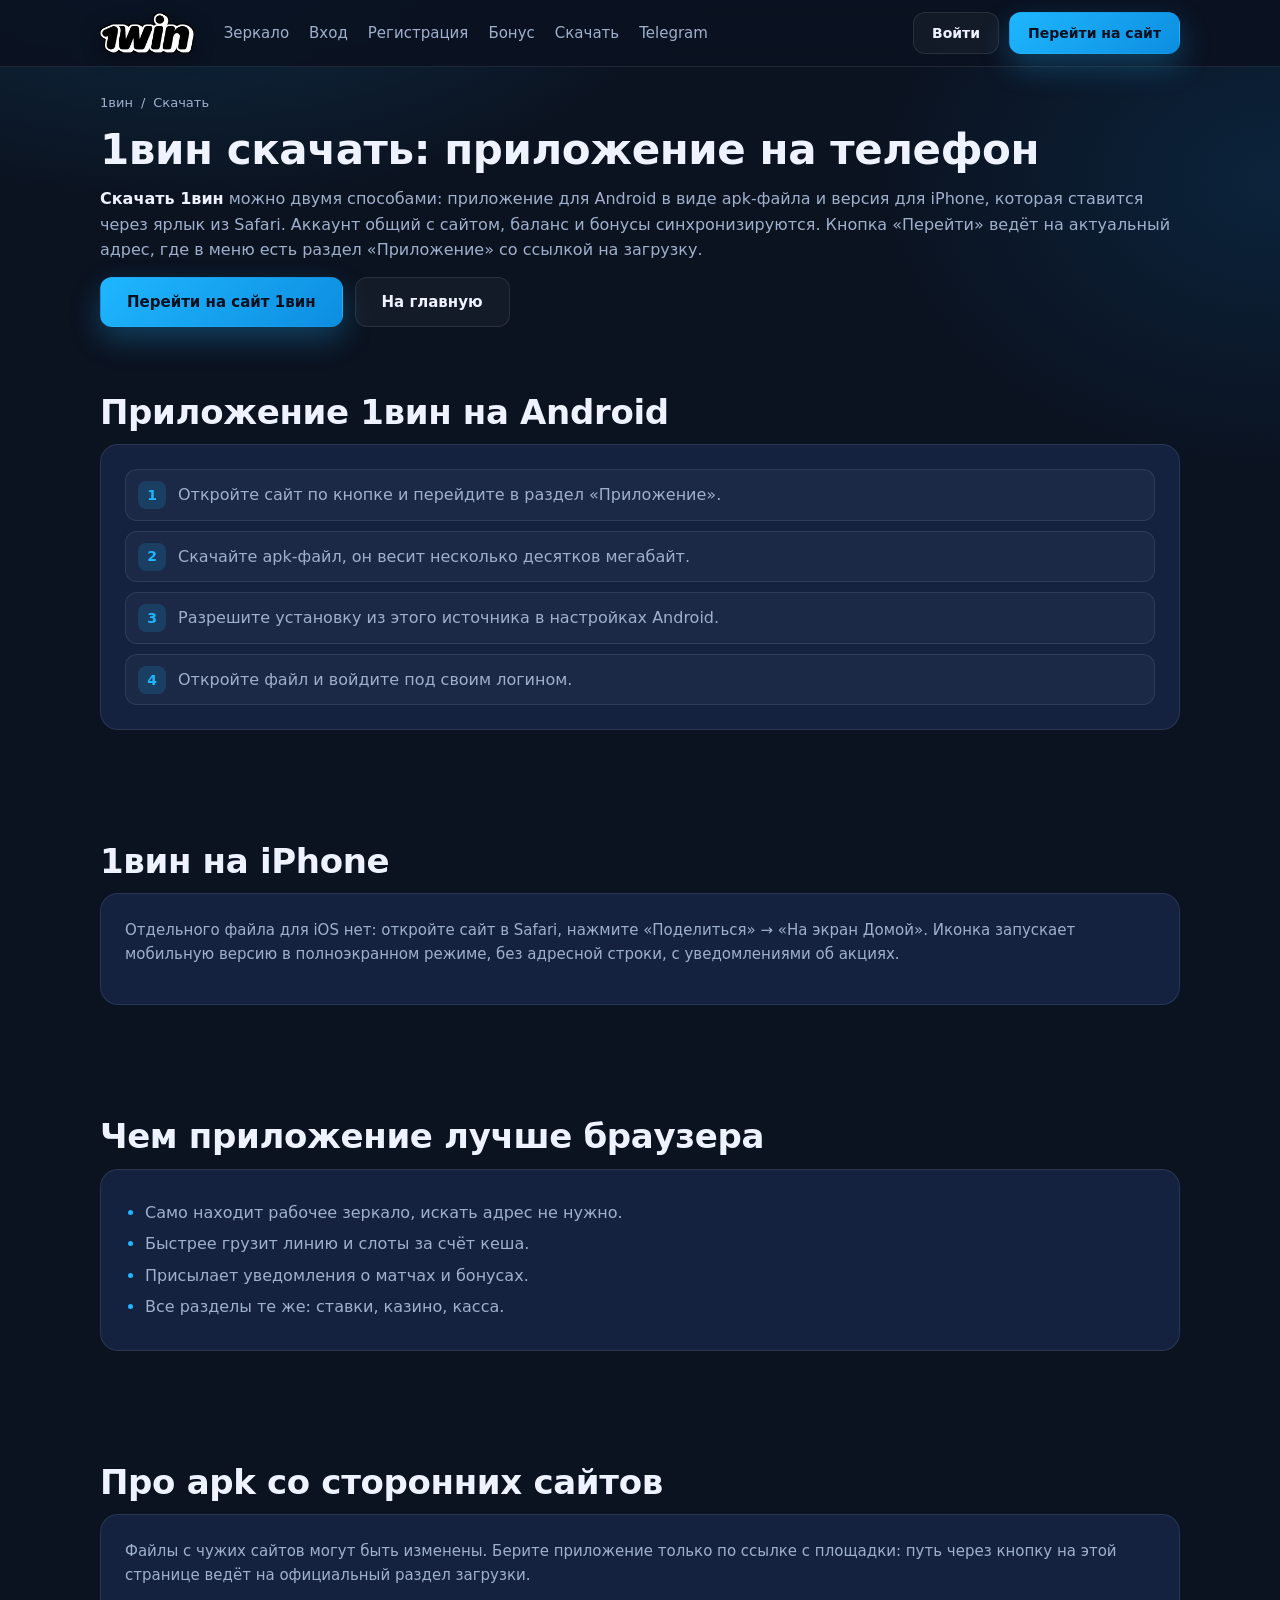
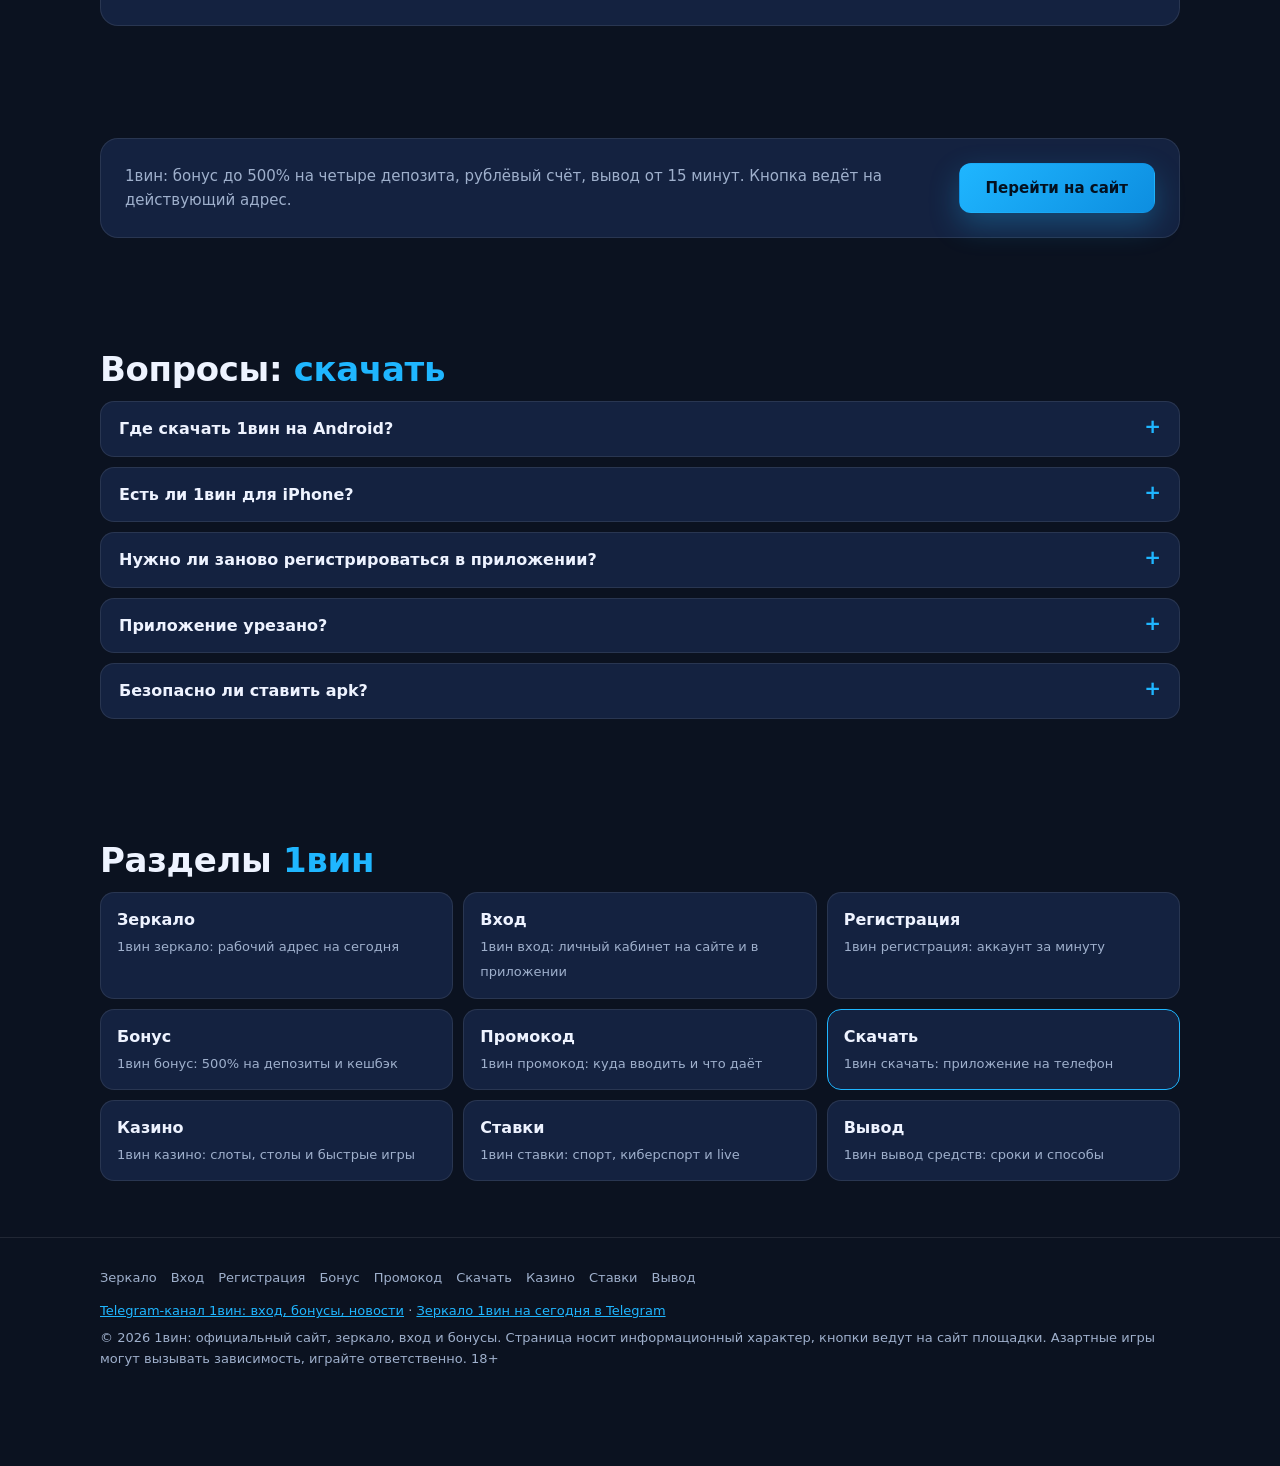
<file: skachat/index.html>
<!DOCTYPE html>
<html lang="ru">
<head>
<meta charset="utf-8">
<meta name="viewport" content="width=device-width, initial-scale=1">
<title>1вин скачать — приложение 1вин на Андроид и Айфон: установка и вход</title>
<meta name="description" content="Скачать 1вин на Android (apk) и iPhone: где взять файл, как установить и разрешить установку, чем приложение отличается от мобильной версии, общий аккаунт с сайтом. 18+.">
<meta name="keywords" content="1вин скачать, скачать 1вин на андроид, 1вин приложение, 1вин apk, ванвин скачать, 1 вин на айфон">
<meta name="robots" content="index, follow, max-image-preview:large, max-snippet:-1">
<link rel="canonical" href="https://xn--1--8kcg4aiz7al.xn--p1ai/skachat/">
<meta name="theme-color" content="#0b1220">
<link rel="icon" href="../assets/favicon.png" type="image/png">
<meta property="og:type" content="website"><meta property="og:locale" content="ru_RU"><meta property="og:site_name" content="1вин">
<meta property="og:title" content="1вин скачать — приложение 1вин на Андроид и Айфон: установка и вход"><meta property="og:description" content="Скачать 1вин на Android (apk) и iPhone: где взять файл, как установить и разрешить установку, чем приложение отличается от мобильной версии, общий аккаунт с сайтом. 18+."><meta property="og:url" content="https://xn--1--8kcg4aiz7al.xn--p1ai/skachat/">
<link rel="stylesheet" href="../css/site.css?v=2">
<script type="application/ld+json">
{
 "@context": "https://schema.org",
 "@graph": [
  {
   "@type": "WebPage",
   "@id": "https://xn--1--8kcg4aiz7al.xn--p1ai/skachat/#page",
   "url": "https://xn--1--8kcg4aiz7al.xn--p1ai/skachat/",
   "name": "1вин скачать — приложение 1вин на Андроид и Айфон: установка и вход",
   "description": "Скачать 1вин на Android (apk) и iPhone: где взять файл, как установить и разрешить установку, чем приложение отличается от мобильной версии, общий аккаунт с сайтом. 18+.",
   "inLanguage": "ru-RU",
   "isPartOf": {
    "@id": "https://xn--1--8kcg4aiz7al.xn--p1ai/#website"
   }
  },
  {
   "@type": "BreadcrumbList",
   "itemListElement": [
    {
     "@type": "ListItem",
     "position": 1,
     "name": "1вин",
     "item": "https://xn--1--8kcg4aiz7al.xn--p1ai/"
    },
    {
     "@type": "ListItem",
     "position": 2,
     "name": "Скачать",
     "item": "https://xn--1--8kcg4aiz7al.xn--p1ai/skachat/"
    }
   ]
  },
  {
   "@type": "FAQPage",
   "@id": "https://xn--1--8kcg4aiz7al.xn--p1ai/skachat/#faq",
   "mainEntity": [
    {
     "@type": "Question",
     "name": "Где скачать 1вин на Android?",
     "acceptedAnswer": {
      "@type": "Answer",
      "text": "В разделе «Приложение» на актуальном сайте; кнопка на этой странице ведёт туда."
     }
    },
    {
     "@type": "Question",
     "name": "Есть ли 1вин для iPhone?",
     "acceptedAnswer": {
      "@type": "Answer",
      "text": "Отдельного файла нет, сайт добавляется на экран «Домой» из Safari."
     }
    },
    {
     "@type": "Question",
     "name": "Нужно ли заново регистрироваться в приложении?",
     "acceptedAnswer": {
      "@type": "Answer",
      "text": "Нет, логин общий с сайтом."
     }
    },
    {
     "@type": "Question",
     "name": "Приложение урезано?",
     "acceptedAnswer": {
      "@type": "Answer",
      "text": "Нет, ставки, казино и касса доступны полностью."
     }
    },
    {
     "@type": "Question",
     "name": "Безопасно ли ставить apk?",
     "acceptedAnswer": {
      "@type": "Answer",
      "text": "Да, если файл скачан с сайта площадки, а не со стороннего ресурса."
     }
    }
   ]
  }
 ]
}
</script>
<!-- Yandex.Metrika counter --><script type="text/javascript">(function(m,e,t,r,i,k,a){m[i]=m[i]||function(){(m[i].a=m[i].a||[]).push(arguments)};m[i].l=1*new Date();for(var j=0;j<document.scripts.length;j++){if(document.scripts[j].src===r){return;}}k=e.createElement(t),a=e.getElementsByTagName(t)[0],k.async=1,k.src=r,a.parentNode.insertBefore(k,a)})(window,document,"script","https://mc.yandex.ru/metrika/tag.js?id=113894011","ym");ym(113894011,"init",{ssr:true,webvisor:false,clickmap:true,ecommerce:"dataLayer",accurateTrackBounce:true,trackLinks:true});</script><noscript><div><img src="https://mc.yandex.ru/watch/113894011" style="position:absolute;left:-9999px;" alt=""></div></noscript><!-- /Yandex.Metrika counter -->
</head>
<body>
<header class="top"><div class="wrap"><a class="logo" href="../" title="1вин — официальный сайт"><img src="../assets/logo.svg" alt="1вин" width="94" height="40"></a><nav><a href="../zerkalo/">Зеркало</a><a href="../vhod/">Вход</a><a href="../registraciya/">Регистрация</a><a href="../bonus/">Бонус</a><a href="../skachat/">Скачать</a><a href="https://t.me/zerkalo_1win_today" target="_blank" rel="noopener">Telegram</a></nav><div class="acts"><a class="btn btn-g btn-s" href="https://gameultra.xyz/6eGiyF" target="_blank" rel="sponsored noopener" title="Вход в 1вин">Войти</a><a class="btn btn-p btn-s" href="https://gameultra.xyz/6eGiyF" target="_blank" rel="sponsored noopener" title="Регистрация в 1вин">Перейти на сайт</a></div></div></header>
<main>
<div class="wrap">
  <p class="crumbs"><a href="../">1вин</a><span>/</span>Скачать</p>
  <h1 class="sub-h1">1вин скачать: приложение на телефон</h1>
  <div class="lead"><p><strong>Скачать 1вин</strong> можно двумя способами: приложение для Android в виде apk-файла и версия для iPhone, которая ставится через ярлык из Safari. Аккаунт общий с сайтом, баланс и бонусы синхронизируются. Кнопка «Перейти» ведёт на актуальный адрес, где в меню есть раздел «Приложение» со ссылкой на загрузку.</p></div>
  <div class="row" style="margin:6px 0 10px"><a class="btn btn-p" href="https://gameultra.xyz/6eGiyF" target="_blank" rel="sponsored noopener">Перейти на сайт 1вин</a><a class="btn btn-g" href="../">На главную</a></div>
</div>
<section aria-label="Приложение 1вин на Android"><div class="wrap"><h2>Приложение 1вин на Android</h2><div class="panel"><ol class="steps"><li>Откройте сайт по кнопке и перейдите в раздел «Приложение».</li><li>Скачайте apk-файл, он весит несколько десятков мегабайт.</li><li>Разрешите установку из этого источника в настройках Android.</li><li>Откройте файл и войдите под своим логином.</li></ol></div></div></section><section aria-label="1вин на iPhone"><div class="wrap"><h2>1вин на iPhone</h2><div class="panel"><p>Отдельного файла для iOS нет: откройте сайт в Safari, нажмите «Поделиться» → «На экран Домой». Иконка запускает мобильную версию в полноэкранном режиме, без адресной строки, с уведомлениями об акциях.</p></div></div></section><section aria-label="Чем приложение лучше браузера"><div class="wrap"><h2>Чем приложение лучше браузера</h2><div class="panel"><ul class="list"><li>Само находит рабочее зеркало, искать адрес не нужно.</li><li>Быстрее грузит линию и слоты за счёт кеша.</li><li>Присылает уведомления о матчах и бонусах.</li><li>Все разделы те же: ставки, казино, касса.</li></ul></div></div></section><section aria-label="Про apk со сторонних сайтов"><div class="wrap"><h2>Про apk со сторонних сайтов</h2><div class="panel"><p>Файлы с чужих сайтов могут быть изменены. Берите приложение только по ссылке с площадки: путь через кнопку на этой странице ведёт на официальный раздел загрузки.</p></div></div></section>
<section><div class="wrap"><div class="panel cta"><p>1вин: бонус до 500% на четыре депозита, рублёвый счёт, вывод от 15 минут. Кнопка ведёт на действующий адрес.</p><a class="btn btn-p" href="https://gameultra.xyz/6eGiyF" target="_blank" rel="sponsored noopener">Перейти на сайт</a></div></div></section>
<section class="faq"><div class="wrap"><h2>Вопросы: <em>скачать</em></h2><details><summary>Где скачать 1вин на Android?</summary><p>В разделе «Приложение» на актуальном сайте; кнопка на этой странице ведёт туда.</p></details><details><summary>Есть ли 1вин для iPhone?</summary><p>Отдельного файла нет, сайт добавляется на экран «Домой» из Safari.</p></details><details><summary>Нужно ли заново регистрироваться в приложении?</summary><p>Нет, логин общий с сайтом.</p></details><details><summary>Приложение урезано?</summary><p>Нет, ставки, казино и касса доступны полностью.</p></details><details><summary>Безопасно ли ставить apk?</summary><p>Да, если файл скачан с сайта площадки, а не со стороннего ресурса.</p></details></div></section>
<section id="razdely"><div class="wrap"><h2>Разделы <em>1вин</em></h2><div class="hub"><a href="../zerkalo/" title="1вин зеркало: рабочий адрес на сегодня"><b>Зеркало</b><small>1вин зеркало: рабочий адрес на сегодня</small></a><a href="../vhod/" title="1вин вход: личный кабинет на сайте и в приложении"><b>Вход</b><small>1вин вход: личный кабинет на сайте и в приложении</small></a><a href="../registraciya/" title="1вин регистрация: аккаунт за минуту"><b>Регистрация</b><small>1вин регистрация: аккаунт за минуту</small></a><a href="../bonus/" title="1вин бонус: 500% на депозиты и кешбэк"><b>Бонус</b><small>1вин бонус: 500% на депозиты и кешбэк</small></a><a href="../promokod/" title="1вин промокод: куда вводить и что даёт"><b>Промокод</b><small>1вин промокод: куда вводить и что даёт</small></a><a href="../skachat/" title="1вин скачать: приложение на телефон" aria-current="page" class="is-cur"><b>Скачать</b><small>1вин скачать: приложение на телефон</small></a><a href="../kazino/" title="1вин казино: слоты, столы и быстрые игры"><b>Казино</b><small>1вин казино: слоты, столы и быстрые игры</small></a><a href="../stavki/" title="1вин ставки: спорт, киберспорт и live"><b>Ставки</b><small>1вин ставки: спорт, киберспорт и live</small></a><a href="../vyvod/" title="1вин вывод средств: сроки и способы"><b>Вывод</b><small>1вин вывод средств: сроки и способы</small></a></div></div></section>
</main>
<footer><div class="wrap"><nav><a href="../zerkalo/" title="1вин зеркало: рабочий адрес на сегодня">Зеркало</a><a href="../vhod/" title="1вин вход: личный кабинет на сайте и в приложении">Вход</a><a href="../registraciya/" title="1вин регистрация: аккаунт за минуту">Регистрация</a><a href="../bonus/" title="1вин бонус: 500% на депозиты и кешбэк">Бонус</a><a href="../promokod/" title="1вин промокод: куда вводить и что даёт">Промокод</a><a href="../skachat/" title="1вин скачать: приложение на телефон">Скачать</a><a href="../kazino/" title="1вин казино: слоты, столы и быстрые игры">Казино</a><a href="../stavki/" title="1вин ставки: спорт, киберспорт и live">Ставки</a><a href="../vyvod/" title="1вин вывод средств: сроки и способы">Вывод</a></nav><p><a href="https://t.me/vanvin_ru" target="_blank" rel="noopener">Telegram-канал 1вин: вход, бонусы, новости</a> · <a href="https://t.me/zerkalo_1win_today" target="_blank" rel="noopener">Зеркало 1вин на сегодня в Telegram</a></p><p>© 2026 1вин: официальный сайт, зеркало, вход и бонусы. Страница носит информационный характер, кнопки ведут на сайт площадки. Азартные игры могут вызывать зависимость, играйте ответственно. 18+</p></div></footer><div class="sticky"><span><b>Бонус до 500%</b>на первые четыре депозита 1вин</span><a class="btn btn-p btn-s" href="https://gameultra.xyz/6eGiyF" target="_blank" rel="sponsored noopener">Забрать</a></div>
</body>
</html>
</file>
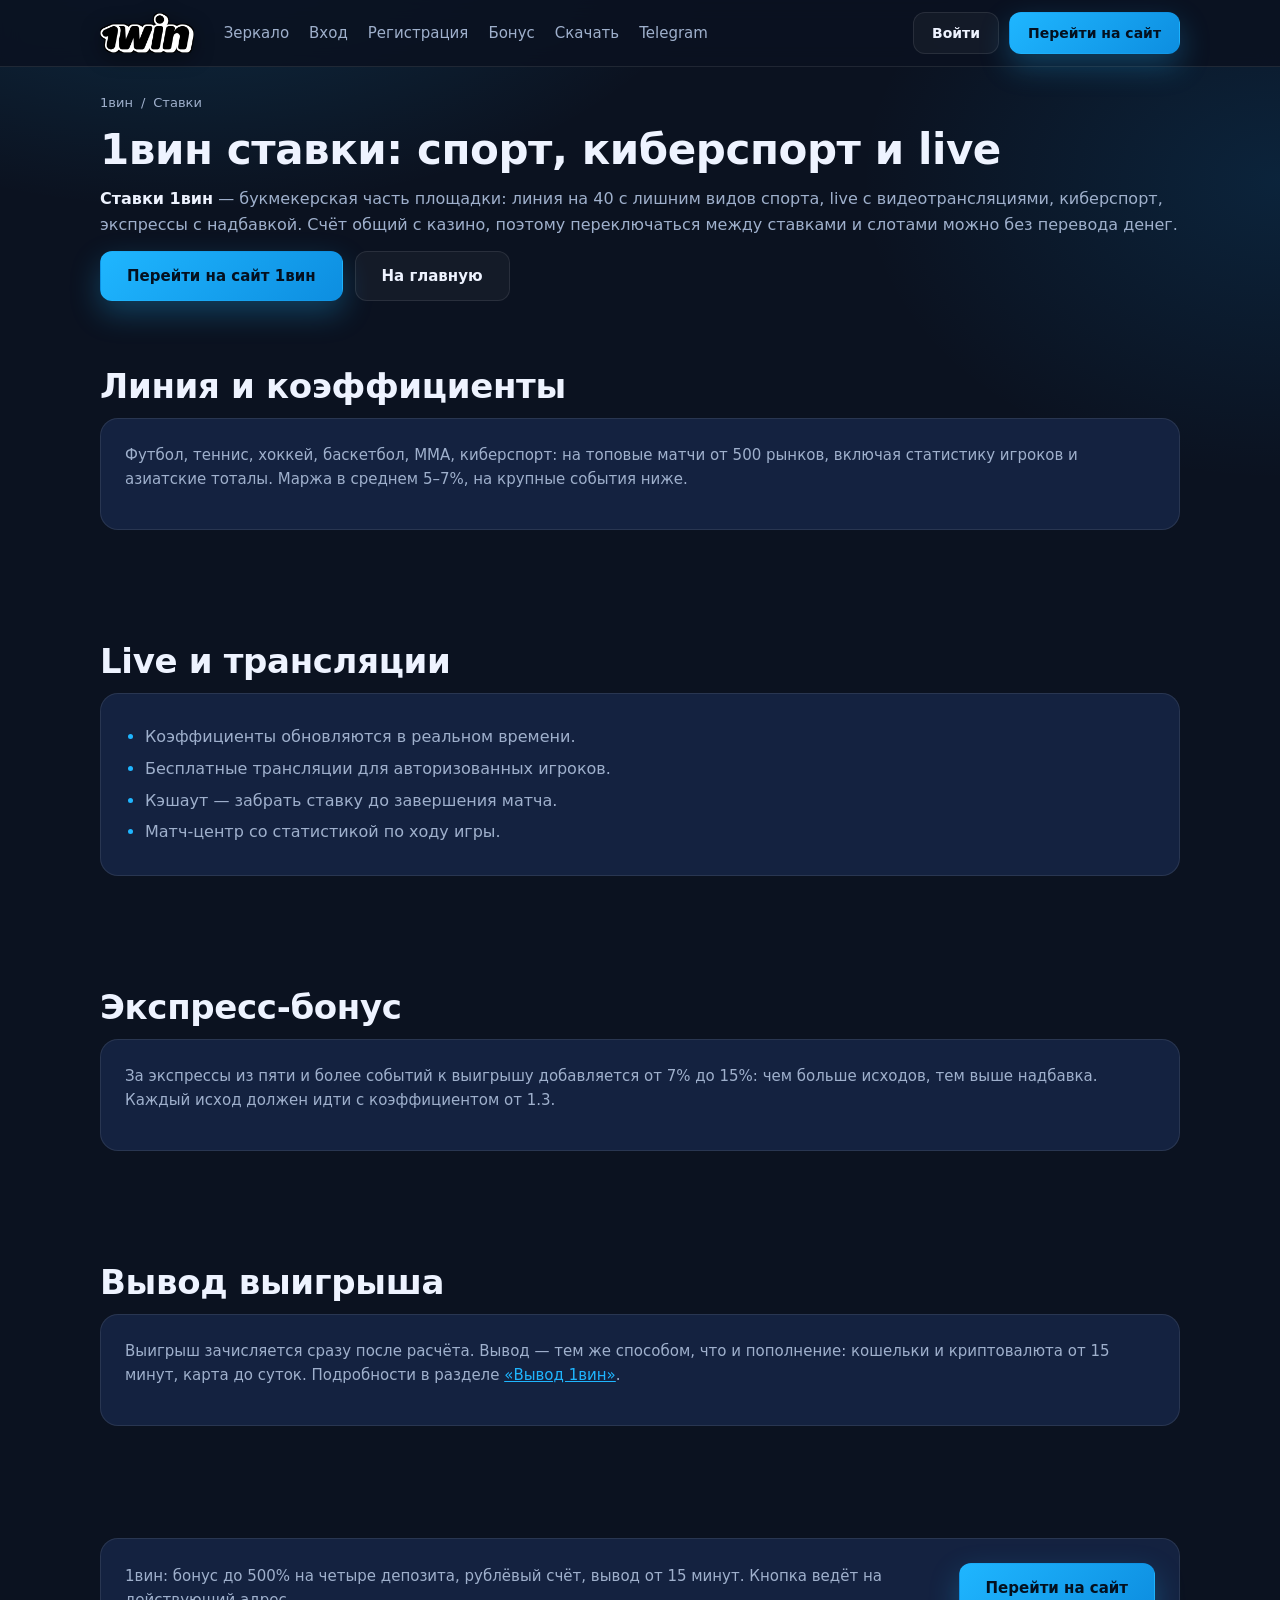
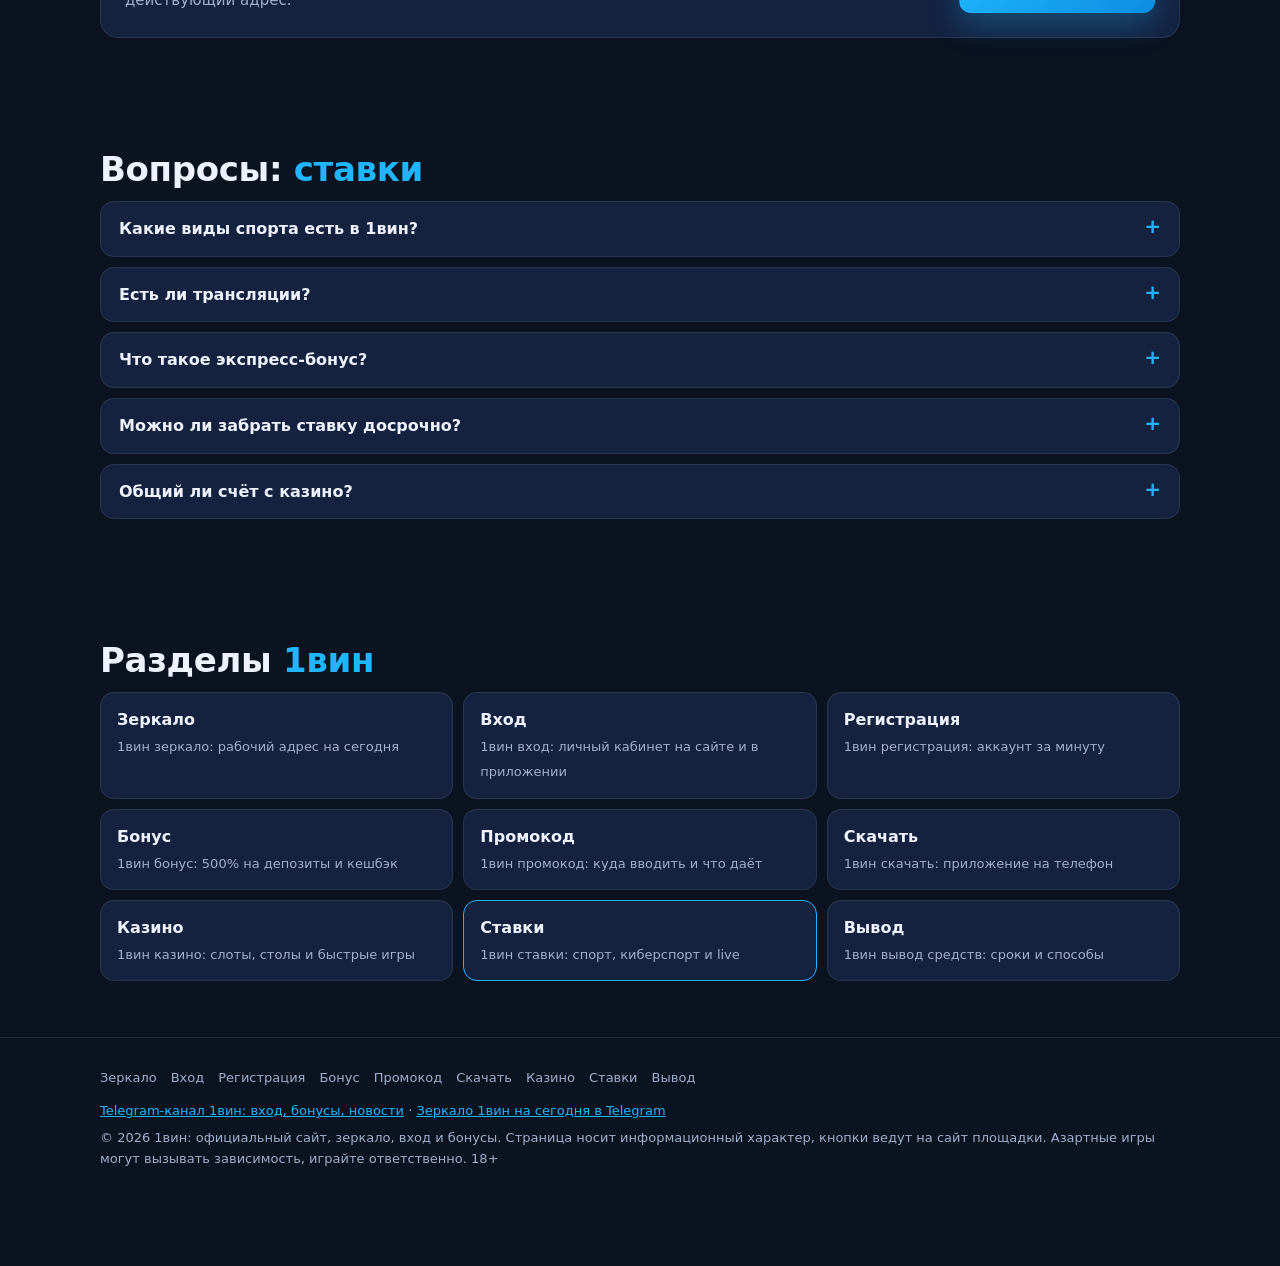
<file: stavki/index.html>
<!DOCTYPE html>
<html lang="ru">
<head>
<meta charset="utf-8">
<meta name="viewport" content="width=device-width, initial-scale=1">
<title>1вин ставки на спорт — линия, live, коэффициенты и экспресс-бонус 1вин</title>
<meta name="description" content="Ставки на спорт в 1вин: линия на футбол, теннис, хоккей и киберспорт, live с трансляциями, коэффициенты, экспресс-бонус до 15%, вывод выигрыша в рублях. 18+.">
<meta name="keywords" content="1вин ставки, 1вин ставки на спорт, 1вин букмекер, ванвин ставки, 1 вин линия, 1вин киберспорт">
<meta name="robots" content="index, follow, max-image-preview:large, max-snippet:-1">
<link rel="canonical" href="https://xn--1--8kcg4aiz7al.xn--p1ai/stavki/">
<meta name="theme-color" content="#0b1220">
<link rel="icon" href="../assets/favicon.png" type="image/png">
<meta property="og:type" content="website"><meta property="og:locale" content="ru_RU"><meta property="og:site_name" content="1вин">
<meta property="og:title" content="1вин ставки на спорт — линия, live, коэффициенты и экспресс-бонус 1вин"><meta property="og:description" content="Ставки на спорт в 1вин: линия на футбол, теннис, хоккей и киберспорт, live с трансляциями, коэффициенты, экспресс-бонус до 15%, вывод выигрыша в рублях. 18+."><meta property="og:url" content="https://xn--1--8kcg4aiz7al.xn--p1ai/stavki/">
<link rel="stylesheet" href="../css/site.css?v=2">
<script type="application/ld+json">
{
 "@context": "https://schema.org",
 "@graph": [
  {
   "@type": "WebPage",
   "@id": "https://xn--1--8kcg4aiz7al.xn--p1ai/stavki/#page",
   "url": "https://xn--1--8kcg4aiz7al.xn--p1ai/stavki/",
   "name": "1вин ставки на спорт — линия, live, коэффициенты и экспресс-бонус 1вин",
   "description": "Ставки на спорт в 1вин: линия на футбол, теннис, хоккей и киберспорт, live с трансляциями, коэффициенты, экспресс-бонус до 15%, вывод выигрыша в рублях. 18+.",
   "inLanguage": "ru-RU",
   "isPartOf": {
    "@id": "https://xn--1--8kcg4aiz7al.xn--p1ai/#website"
   }
  },
  {
   "@type": "BreadcrumbList",
   "itemListElement": [
    {
     "@type": "ListItem",
     "position": 1,
     "name": "1вин",
     "item": "https://xn--1--8kcg4aiz7al.xn--p1ai/"
    },
    {
     "@type": "ListItem",
     "position": 2,
     "name": "Ставки",
     "item": "https://xn--1--8kcg4aiz7al.xn--p1ai/stavki/"
    }
   ]
  },
  {
   "@type": "FAQPage",
   "@id": "https://xn--1--8kcg4aiz7al.xn--p1ai/stavki/#faq",
   "mainEntity": [
    {
     "@type": "Question",
     "name": "Какие виды спорта есть в 1вин?",
     "acceptedAnswer": {
      "@type": "Answer",
      "text": "Больше 40, от футбола до киберспорта, плюс live."
     }
    },
    {
     "@type": "Question",
     "name": "Есть ли трансляции?",
     "acceptedAnswer": {
      "@type": "Answer",
      "text": "Да, бесплатно для авторизованных игроков."
     }
    },
    {
     "@type": "Question",
     "name": "Что такое экспресс-бонус?",
     "acceptedAnswer": {
      "@type": "Answer",
      "text": "Надбавка 7–15% к выигрышу по экспрессам из пяти и более событий."
     }
    },
    {
     "@type": "Question",
     "name": "Можно ли забрать ставку досрочно?",
     "acceptedAnswer": {
      "@type": "Answer",
      "text": "Да, кэшаут доступен на большинстве событий."
     }
    },
    {
     "@type": "Question",
     "name": "Общий ли счёт с казино?",
     "acceptedAnswer": {
      "@type": "Answer",
      "text": "Да, один баланс на ставки и казино."
     }
    }
   ]
  }
 ]
}
</script>
<!-- Yandex.Metrika counter --><script type="text/javascript">(function(m,e,t,r,i,k,a){m[i]=m[i]||function(){(m[i].a=m[i].a||[]).push(arguments)};m[i].l=1*new Date();for(var j=0;j<document.scripts.length;j++){if(document.scripts[j].src===r){return;}}k=e.createElement(t),a=e.getElementsByTagName(t)[0],k.async=1,k.src=r,a.parentNode.insertBefore(k,a)})(window,document,"script","https://mc.yandex.ru/metrika/tag.js?id=113894011","ym");ym(113894011,"init",{ssr:true,webvisor:false,clickmap:true,ecommerce:"dataLayer",accurateTrackBounce:true,trackLinks:true});</script><noscript><div><img src="https://mc.yandex.ru/watch/113894011" style="position:absolute;left:-9999px;" alt=""></div></noscript><!-- /Yandex.Metrika counter -->
</head>
<body>
<header class="top"><div class="wrap"><a class="logo" href="../" title="1вин — официальный сайт"><img src="../assets/logo.svg" alt="1вин" width="94" height="40"></a><nav><a href="../zerkalo/">Зеркало</a><a href="../vhod/">Вход</a><a href="../registraciya/">Регистрация</a><a href="../bonus/">Бонус</a><a href="../skachat/">Скачать</a><a href="https://t.me/zerkalo_1win_today" target="_blank" rel="noopener">Telegram</a></nav><div class="acts"><a class="btn btn-g btn-s" href="https://gameultra.xyz/6eGiyF" target="_blank" rel="sponsored noopener" title="Вход в 1вин">Войти</a><a class="btn btn-p btn-s" href="https://gameultra.xyz/6eGiyF" target="_blank" rel="sponsored noopener" title="Регистрация в 1вин">Перейти на сайт</a></div></div></header>
<main>
<div class="wrap">
  <p class="crumbs"><a href="../">1вин</a><span>/</span>Ставки</p>
  <h1 class="sub-h1">1вин ставки: спорт, киберспорт и live</h1>
  <div class="lead"><p><strong>Ставки 1вин</strong> — букмекерская часть площадки: линия на 40 с лишним видов спорта, live с видеотрансляциями, киберспорт, экспрессы с надбавкой. Счёт общий с казино, поэтому переключаться между ставками и слотами можно без перевода денег.</p></div>
  <div class="row" style="margin:6px 0 10px"><a class="btn btn-p" href="https://gameultra.xyz/6eGiyF" target="_blank" rel="sponsored noopener">Перейти на сайт 1вин</a><a class="btn btn-g" href="../">На главную</a></div>
</div>
<section aria-label="Линия и коэффициенты"><div class="wrap"><h2>Линия и коэффициенты</h2><div class="panel"><p>Футбол, теннис, хоккей, баскетбол, ММА, киберспорт: на топовые матчи от 500 рынков, включая статистику игроков и азиатские тоталы. Маржа в среднем 5–7%, на крупные события ниже.</p></div></div></section><section aria-label="Live и трансляции"><div class="wrap"><h2>Live и трансляции</h2><div class="panel"><ul class="list"><li>Коэффициенты обновляются в реальном времени.</li><li>Бесплатные трансляции для авторизованных игроков.</li><li>Кэшаут — забрать ставку до завершения матча.</li><li>Матч-центр со статистикой по ходу игры.</li></ul></div></div></section><section aria-label="Экспресс-бонус"><div class="wrap"><h2>Экспресс-бонус</h2><div class="panel"><p>За экспрессы из пяти и более событий к выигрышу добавляется от 7% до 15%: чем больше исходов, тем выше надбавка. Каждый исход должен идти с коэффициентом от 1.3.</p></div></div></section><section aria-label="Вывод выигрыша"><div class="wrap"><h2>Вывод выигрыша</h2><div class="panel"><p>Выигрыш зачисляется сразу после расчёта. Вывод — тем же способом, что и пополнение: кошельки и криптовалюта от 15 минут, карта до суток. Подробности в разделе <a href="../vyvod/" title="Вывод 1вин">«Вывод 1вин»</a>.</p></div></div></section>
<section><div class="wrap"><div class="panel cta"><p>1вин: бонус до 500% на четыре депозита, рублёвый счёт, вывод от 15 минут. Кнопка ведёт на действующий адрес.</p><a class="btn btn-p" href="https://gameultra.xyz/6eGiyF" target="_blank" rel="sponsored noopener">Перейти на сайт</a></div></div></section>
<section class="faq"><div class="wrap"><h2>Вопросы: <em>ставки</em></h2><details><summary>Какие виды спорта есть в 1вин?</summary><p>Больше 40, от футбола до киберспорта, плюс live.</p></details><details><summary>Есть ли трансляции?</summary><p>Да, бесплатно для авторизованных игроков.</p></details><details><summary>Что такое экспресс-бонус?</summary><p>Надбавка 7–15% к выигрышу по экспрессам из пяти и более событий.</p></details><details><summary>Можно ли забрать ставку досрочно?</summary><p>Да, кэшаут доступен на большинстве событий.</p></details><details><summary>Общий ли счёт с казино?</summary><p>Да, один баланс на ставки и казино.</p></details></div></section>
<section id="razdely"><div class="wrap"><h2>Разделы <em>1вин</em></h2><div class="hub"><a href="../zerkalo/" title="1вин зеркало: рабочий адрес на сегодня"><b>Зеркало</b><small>1вин зеркало: рабочий адрес на сегодня</small></a><a href="../vhod/" title="1вин вход: личный кабинет на сайте и в приложении"><b>Вход</b><small>1вин вход: личный кабинет на сайте и в приложении</small></a><a href="../registraciya/" title="1вин регистрация: аккаунт за минуту"><b>Регистрация</b><small>1вин регистрация: аккаунт за минуту</small></a><a href="../bonus/" title="1вин бонус: 500% на депозиты и кешбэк"><b>Бонус</b><small>1вин бонус: 500% на депозиты и кешбэк</small></a><a href="../promokod/" title="1вин промокод: куда вводить и что даёт"><b>Промокод</b><small>1вин промокод: куда вводить и что даёт</small></a><a href="../skachat/" title="1вин скачать: приложение на телефон"><b>Скачать</b><small>1вин скачать: приложение на телефон</small></a><a href="../kazino/" title="1вин казино: слоты, столы и быстрые игры"><b>Казино</b><small>1вин казино: слоты, столы и быстрые игры</small></a><a href="../stavki/" title="1вин ставки: спорт, киберспорт и live" aria-current="page" class="is-cur"><b>Ставки</b><small>1вин ставки: спорт, киберспорт и live</small></a><a href="../vyvod/" title="1вин вывод средств: сроки и способы"><b>Вывод</b><small>1вин вывод средств: сроки и способы</small></a></div></div></section>
</main>
<footer><div class="wrap"><nav><a href="../zerkalo/" title="1вин зеркало: рабочий адрес на сегодня">Зеркало</a><a href="../vhod/" title="1вин вход: личный кабинет на сайте и в приложении">Вход</a><a href="../registraciya/" title="1вин регистрация: аккаунт за минуту">Регистрация</a><a href="../bonus/" title="1вин бонус: 500% на депозиты и кешбэк">Бонус</a><a href="../promokod/" title="1вин промокод: куда вводить и что даёт">Промокод</a><a href="../skachat/" title="1вин скачать: приложение на телефон">Скачать</a><a href="../kazino/" title="1вин казино: слоты, столы и быстрые игры">Казино</a><a href="../stavki/" title="1вин ставки: спорт, киберспорт и live">Ставки</a><a href="../vyvod/" title="1вин вывод средств: сроки и способы">Вывод</a></nav><p><a href="https://t.me/vanvin_ru" target="_blank" rel="noopener">Telegram-канал 1вин: вход, бонусы, новости</a> · <a href="https://t.me/zerkalo_1win_today" target="_blank" rel="noopener">Зеркало 1вин на сегодня в Telegram</a></p><p>© 2026 1вин: официальный сайт, зеркало, вход и бонусы. Страница носит информационный характер, кнопки ведут на сайт площадки. Азартные игры могут вызывать зависимость, играйте ответственно. 18+</p></div></footer><div class="sticky"><span><b>Бонус до 500%</b>на первые четыре депозита 1вин</span><a class="btn btn-p btn-s" href="https://gameultra.xyz/6eGiyF" target="_blank" rel="sponsored noopener">Забрать</a></div>
</body>
</html>
</file>
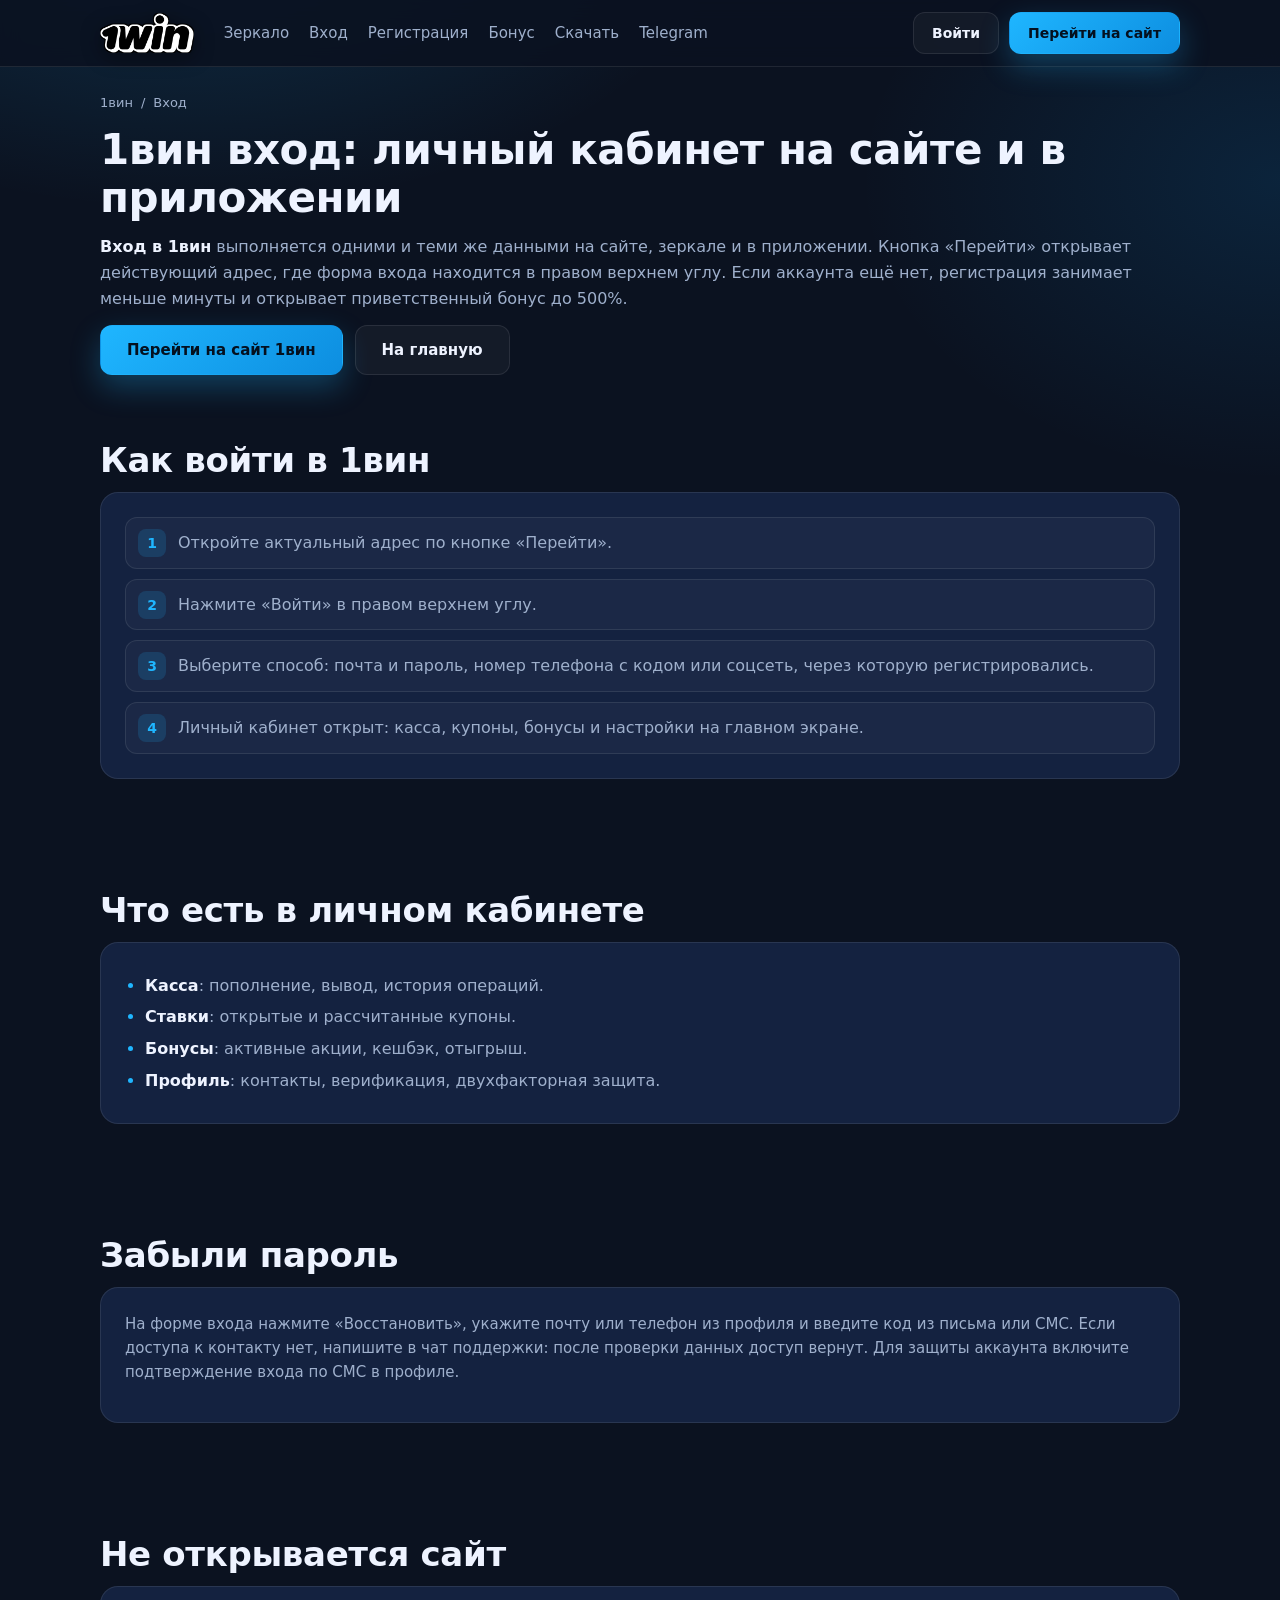
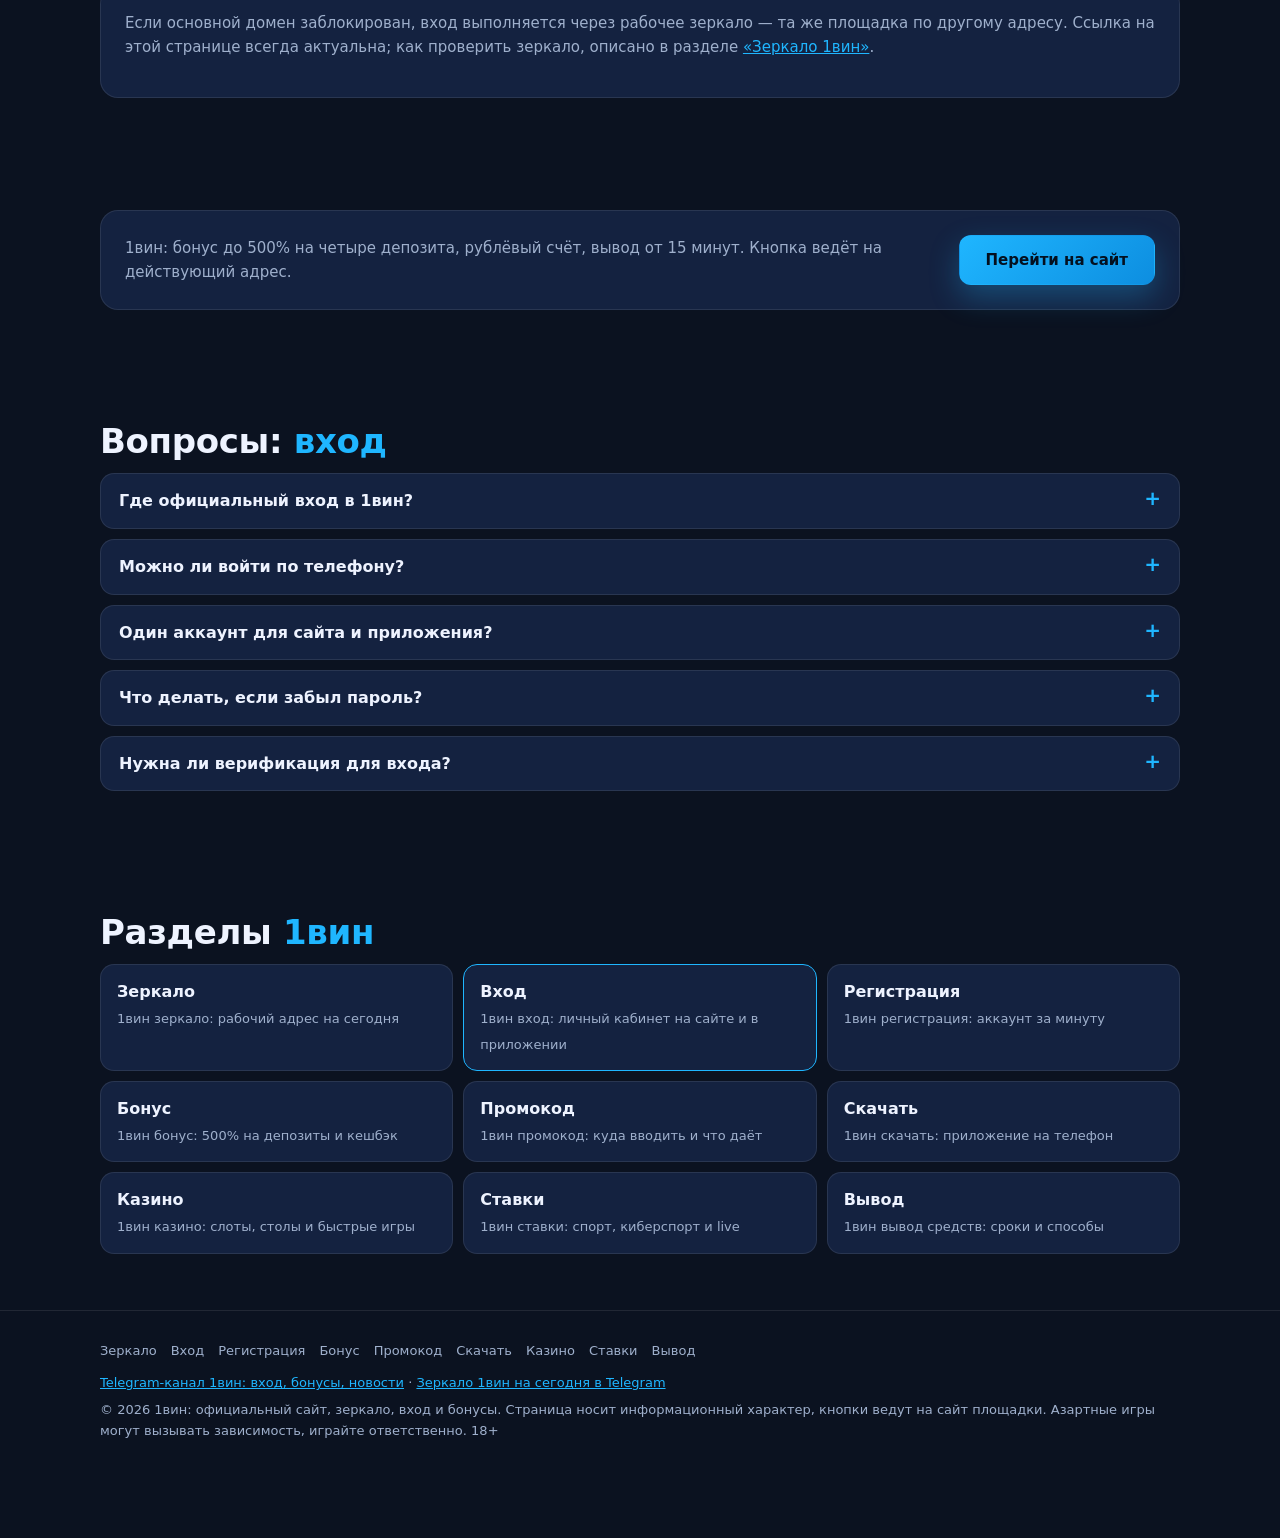
<file: vhod/index.html>
<!DOCTYPE html>
<html lang="ru">
<head>
<meta charset="utf-8">
<meta name="viewport" content="width=device-width, initial-scale=1">
<title>1вин вход — войти в личный кабинет 1вин: официальный вход на сайт и в приложение</title>
<meta name="description" content="Вход в 1вин: по почте, телефону или соцсети, восстановление пароля, вход через приложение, что делать, если сайт не открывается. Актуальная ссылка на официальный вход. 18+.">
<meta name="keywords" content="1вин вход, 1вин войти, 1вин личный кабинет, 1вин вход на сайт, ванвин вход, 1 вин войти в аккаунт">
<meta name="robots" content="index, follow, max-image-preview:large, max-snippet:-1">
<link rel="canonical" href="https://xn--1--8kcg4aiz7al.xn--p1ai/vhod/">
<meta name="theme-color" content="#0b1220">
<link rel="icon" href="../assets/favicon.png" type="image/png">
<meta property="og:type" content="website"><meta property="og:locale" content="ru_RU"><meta property="og:site_name" content="1вин">
<meta property="og:title" content="1вин вход — войти в личный кабинет 1вин: официальный вход на сайт и в приложение"><meta property="og:description" content="Вход в 1вин: по почте, телефону или соцсети, восстановление пароля, вход через приложение, что делать, если сайт не открывается. Актуальная ссылка на официальный вход. 18+."><meta property="og:url" content="https://xn--1--8kcg4aiz7al.xn--p1ai/vhod/">
<link rel="stylesheet" href="../css/site.css?v=2">
<script type="application/ld+json">
{
 "@context": "https://schema.org",
 "@graph": [
  {
   "@type": "WebPage",
   "@id": "https://xn--1--8kcg4aiz7al.xn--p1ai/vhod/#page",
   "url": "https://xn--1--8kcg4aiz7al.xn--p1ai/vhod/",
   "name": "1вин вход — войти в личный кабинет 1вин: официальный вход на сайт и в приложение",
   "description": "Вход в 1вин: по почте, телефону или соцсети, восстановление пароля, вход через приложение, что делать, если сайт не открывается. Актуальная ссылка на официальный вход. 18+.",
   "inLanguage": "ru-RU",
   "isPartOf": {
    "@id": "https://xn--1--8kcg4aiz7al.xn--p1ai/#website"
   }
  },
  {
   "@type": "BreadcrumbList",
   "itemListElement": [
    {
     "@type": "ListItem",
     "position": 1,
     "name": "1вин",
     "item": "https://xn--1--8kcg4aiz7al.xn--p1ai/"
    },
    {
     "@type": "ListItem",
     "position": 2,
     "name": "Вход",
     "item": "https://xn--1--8kcg4aiz7al.xn--p1ai/vhod/"
    }
   ]
  },
  {
   "@type": "FAQPage",
   "@id": "https://xn--1--8kcg4aiz7al.xn--p1ai/vhod/#faq",
   "mainEntity": [
    {
     "@type": "Question",
     "name": "Где официальный вход в 1вин?",
     "acceptedAnswer": {
      "@type": "Answer",
      "text": "Кнопка «Перейти» на этой странице ведёт на действующий адрес; форма входа справа вверху."
     }
    },
    {
     "@type": "Question",
     "name": "Можно ли войти по телефону?",
     "acceptedAnswer": {
      "@type": "Answer",
      "text": "Да, по номеру с кодом из СМС, если телефон указан в профиле."
     }
    },
    {
     "@type": "Question",
     "name": "Один аккаунт для сайта и приложения?",
     "acceptedAnswer": {
      "@type": "Answer",
      "text": "Да, логин, баланс и бонусы общие."
     }
    },
    {
     "@type": "Question",
     "name": "Что делать, если забыл пароль?",
     "acceptedAnswer": {
      "@type": "Answer",
      "text": "Восстановить по почте или телефону из профиля, без доступа к ним — через чат поддержки."
     }
    },
    {
     "@type": "Question",
     "name": "Нужна ли верификация для входа?",
     "acceptedAnswer": {
      "@type": "Answer",
      "text": "Нет, она требуется один раз перед первым выводом."
     }
    }
   ]
  }
 ]
}
</script>
<!-- Yandex.Metrika counter --><script type="text/javascript">(function(m,e,t,r,i,k,a){m[i]=m[i]||function(){(m[i].a=m[i].a||[]).push(arguments)};m[i].l=1*new Date();for(var j=0;j<document.scripts.length;j++){if(document.scripts[j].src===r){return;}}k=e.createElement(t),a=e.getElementsByTagName(t)[0],k.async=1,k.src=r,a.parentNode.insertBefore(k,a)})(window,document,"script","https://mc.yandex.ru/metrika/tag.js?id=113894011","ym");ym(113894011,"init",{ssr:true,webvisor:false,clickmap:true,ecommerce:"dataLayer",accurateTrackBounce:true,trackLinks:true});</script><noscript><div><img src="https://mc.yandex.ru/watch/113894011" style="position:absolute;left:-9999px;" alt=""></div></noscript><!-- /Yandex.Metrika counter -->
</head>
<body>
<header class="top"><div class="wrap"><a class="logo" href="../" title="1вин — официальный сайт"><img src="../assets/logo.svg" alt="1вин" width="94" height="40"></a><nav><a href="../zerkalo/">Зеркало</a><a href="../vhod/">Вход</a><a href="../registraciya/">Регистрация</a><a href="../bonus/">Бонус</a><a href="../skachat/">Скачать</a><a href="https://t.me/zerkalo_1win_today" target="_blank" rel="noopener">Telegram</a></nav><div class="acts"><a class="btn btn-g btn-s" href="https://gameultra.xyz/6eGiyF" target="_blank" rel="sponsored noopener" title="Вход в 1вин">Войти</a><a class="btn btn-p btn-s" href="https://gameultra.xyz/6eGiyF" target="_blank" rel="sponsored noopener" title="Регистрация в 1вин">Перейти на сайт</a></div></div></header>
<main>
<div class="wrap">
  <p class="crumbs"><a href="../">1вин</a><span>/</span>Вход</p>
  <h1 class="sub-h1">1вин вход: личный кабинет на сайте и в приложении</h1>
  <div class="lead"><p><strong>Вход в 1вин</strong> выполняется одними и теми же данными на сайте, зеркале и в приложении. Кнопка «Перейти» открывает действующий адрес, где форма входа находится в правом верхнем углу. Если аккаунта ещё нет, регистрация занимает меньше минуты и открывает приветственный бонус до 500%.</p></div>
  <div class="row" style="margin:6px 0 10px"><a class="btn btn-p" href="https://gameultra.xyz/6eGiyF" target="_blank" rel="sponsored noopener">Перейти на сайт 1вин</a><a class="btn btn-g" href="../">На главную</a></div>
</div>
<section aria-label="Как войти в 1вин"><div class="wrap"><h2>Как войти в 1вин</h2><div class="panel"><ol class="steps"><li>Откройте актуальный адрес по кнопке «Перейти».</li><li>Нажмите «Войти» в правом верхнем углу.</li><li>Выберите способ: почта и пароль, номер телефона с кодом или соцсеть, через которую регистрировались.</li><li>Личный кабинет открыт: касса, купоны, бонусы и настройки на главном экране.</li></ol></div></div></section><section aria-label="Что есть в личном кабинете"><div class="wrap"><h2>Что есть в личном кабинете</h2><div class="panel"><ul class="list"><li><strong>Касса</strong>: пополнение, вывод, история операций.</li><li><strong>Ставки</strong>: открытые и рассчитанные купоны.</li><li><strong>Бонусы</strong>: активные акции, кешбэк, отыгрыш.</li><li><strong>Профиль</strong>: контакты, верификация, двухфакторная защита.</li></ul></div></div></section><section aria-label="Забыли пароль"><div class="wrap"><h2>Забыли пароль</h2><div class="panel"><p>На форме входа нажмите «Восстановить», укажите почту или телефон из профиля и введите код из письма или СМС. Если доступа к контакту нет, напишите в чат поддержки: после проверки данных доступ вернут. Для защиты аккаунта включите подтверждение входа по СМС в профиле.</p></div></div></section><section aria-label="Не открывается сайт"><div class="wrap"><h2>Не открывается сайт</h2><div class="panel"><p>Если основной домен заблокирован, вход выполняется через рабочее зеркало — та же площадка по другому адресу. Ссылка на этой странице всегда актуальна; как проверить зеркало, описано в разделе <a href="../zerkalo/" title="Зеркало 1вин">«Зеркало 1вин»</a>.</p></div></div></section>
<section><div class="wrap"><div class="panel cta"><p>1вин: бонус до 500% на четыре депозита, рублёвый счёт, вывод от 15 минут. Кнопка ведёт на действующий адрес.</p><a class="btn btn-p" href="https://gameultra.xyz/6eGiyF" target="_blank" rel="sponsored noopener">Перейти на сайт</a></div></div></section>
<section class="faq"><div class="wrap"><h2>Вопросы: <em>вход</em></h2><details><summary>Где официальный вход в 1вин?</summary><p>Кнопка «Перейти» на этой странице ведёт на действующий адрес; форма входа справа вверху.</p></details><details><summary>Можно ли войти по телефону?</summary><p>Да, по номеру с кодом из СМС, если телефон указан в профиле.</p></details><details><summary>Один аккаунт для сайта и приложения?</summary><p>Да, логин, баланс и бонусы общие.</p></details><details><summary>Что делать, если забыл пароль?</summary><p>Восстановить по почте или телефону из профиля, без доступа к ним — через чат поддержки.</p></details><details><summary>Нужна ли верификация для входа?</summary><p>Нет, она требуется один раз перед первым выводом.</p></details></div></section>
<section id="razdely"><div class="wrap"><h2>Разделы <em>1вин</em></h2><div class="hub"><a href="../zerkalo/" title="1вин зеркало: рабочий адрес на сегодня"><b>Зеркало</b><small>1вин зеркало: рабочий адрес на сегодня</small></a><a href="../vhod/" title="1вин вход: личный кабинет на сайте и в приложении" aria-current="page" class="is-cur"><b>Вход</b><small>1вин вход: личный кабинет на сайте и в приложении</small></a><a href="../registraciya/" title="1вин регистрация: аккаунт за минуту"><b>Регистрация</b><small>1вин регистрация: аккаунт за минуту</small></a><a href="../bonus/" title="1вин бонус: 500% на депозиты и кешбэк"><b>Бонус</b><small>1вин бонус: 500% на депозиты и кешбэк</small></a><a href="../promokod/" title="1вин промокод: куда вводить и что даёт"><b>Промокод</b><small>1вин промокод: куда вводить и что даёт</small></a><a href="../skachat/" title="1вин скачать: приложение на телефон"><b>Скачать</b><small>1вин скачать: приложение на телефон</small></a><a href="../kazino/" title="1вин казино: слоты, столы и быстрые игры"><b>Казино</b><small>1вин казино: слоты, столы и быстрые игры</small></a><a href="../stavki/" title="1вин ставки: спорт, киберспорт и live"><b>Ставки</b><small>1вин ставки: спорт, киберспорт и live</small></a><a href="../vyvod/" title="1вин вывод средств: сроки и способы"><b>Вывод</b><small>1вин вывод средств: сроки и способы</small></a></div></div></section>
</main>
<footer><div class="wrap"><nav><a href="../zerkalo/" title="1вин зеркало: рабочий адрес на сегодня">Зеркало</a><a href="../vhod/" title="1вин вход: личный кабинет на сайте и в приложении">Вход</a><a href="../registraciya/" title="1вин регистрация: аккаунт за минуту">Регистрация</a><a href="../bonus/" title="1вин бонус: 500% на депозиты и кешбэк">Бонус</a><a href="../promokod/" title="1вин промокод: куда вводить и что даёт">Промокод</a><a href="../skachat/" title="1вин скачать: приложение на телефон">Скачать</a><a href="../kazino/" title="1вин казино: слоты, столы и быстрые игры">Казино</a><a href="../stavki/" title="1вин ставки: спорт, киберспорт и live">Ставки</a><a href="../vyvod/" title="1вин вывод средств: сроки и способы">Вывод</a></nav><p><a href="https://t.me/vanvin_ru" target="_blank" rel="noopener">Telegram-канал 1вин: вход, бонусы, новости</a> · <a href="https://t.me/zerkalo_1win_today" target="_blank" rel="noopener">Зеркало 1вин на сегодня в Telegram</a></p><p>© 2026 1вин: официальный сайт, зеркало, вход и бонусы. Страница носит информационный характер, кнопки ведут на сайт площадки. Азартные игры могут вызывать зависимость, играйте ответственно. 18+</p></div></footer><div class="sticky"><span><b>Бонус до 500%</b>на первые четыре депозита 1вин</span><a class="btn btn-p btn-s" href="https://gameultra.xyz/6eGiyF" target="_blank" rel="sponsored noopener">Забрать</a></div>
</body>
</html>
</file>
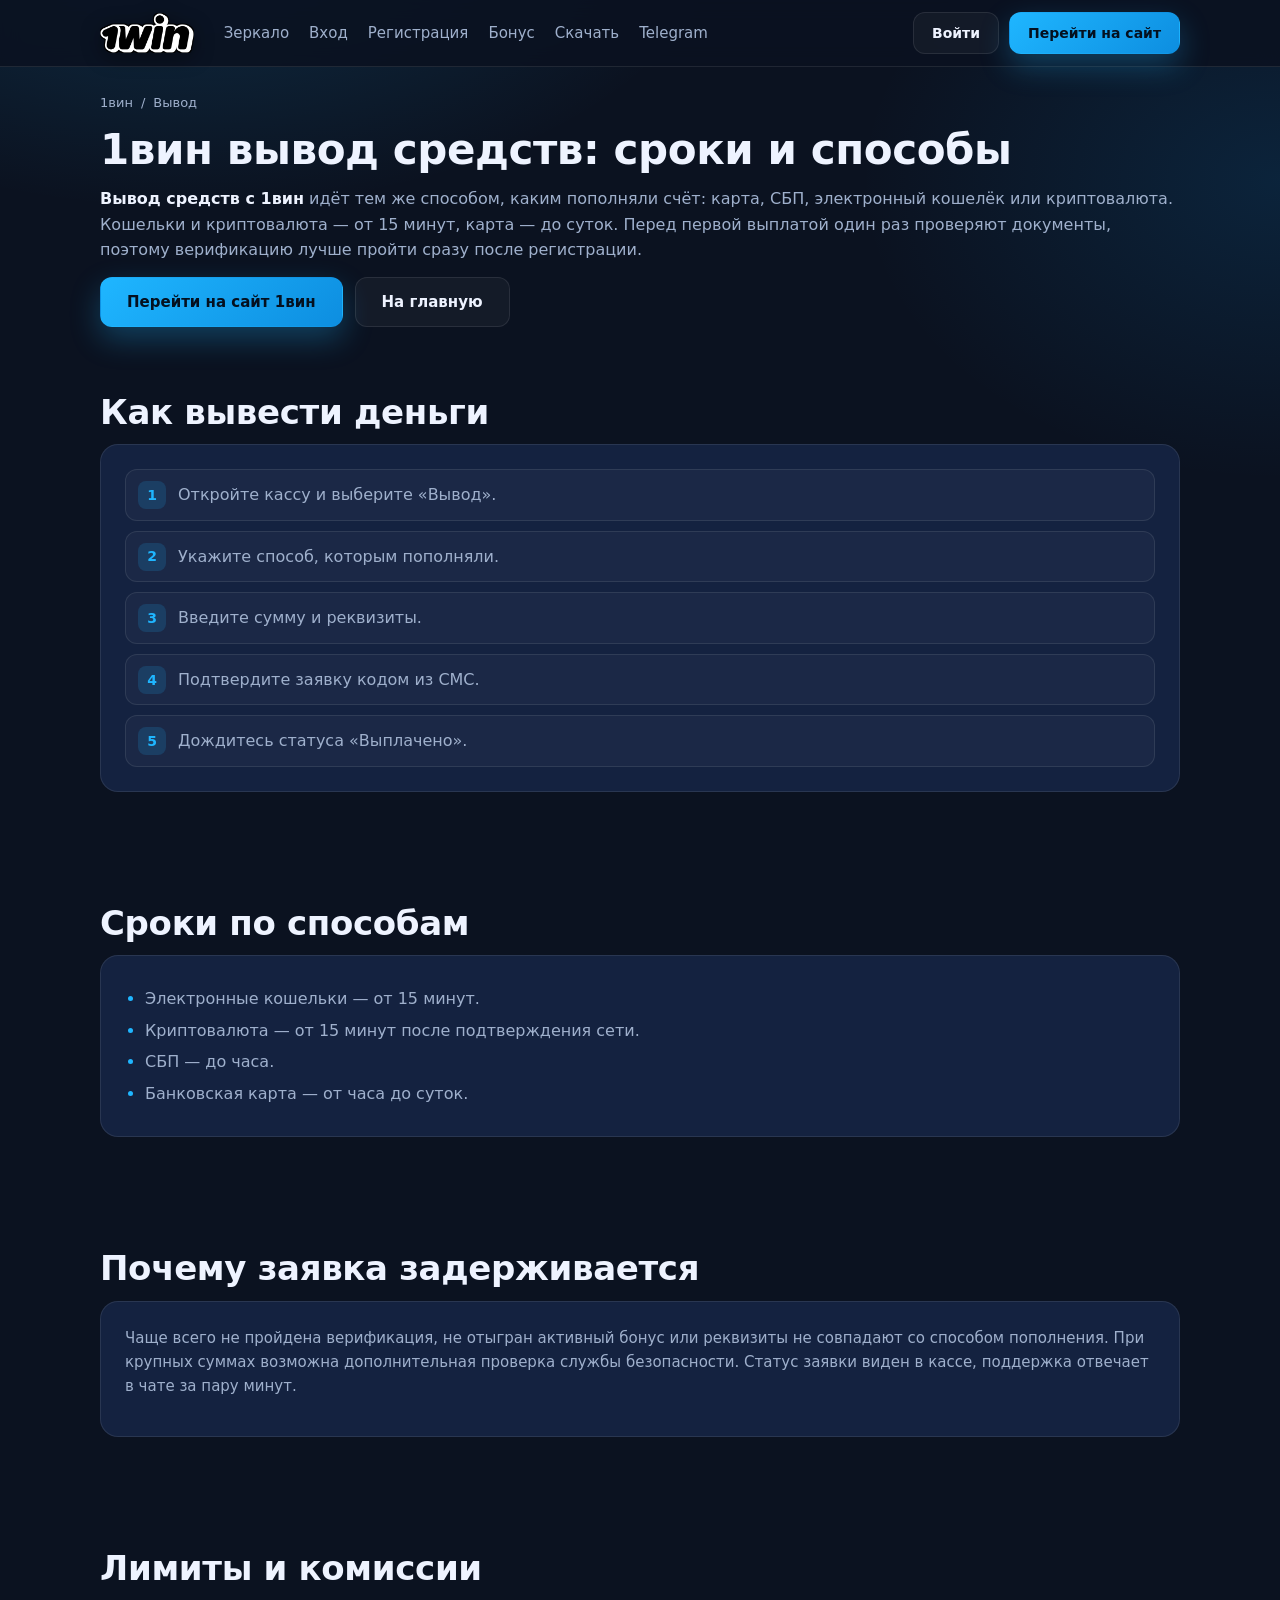
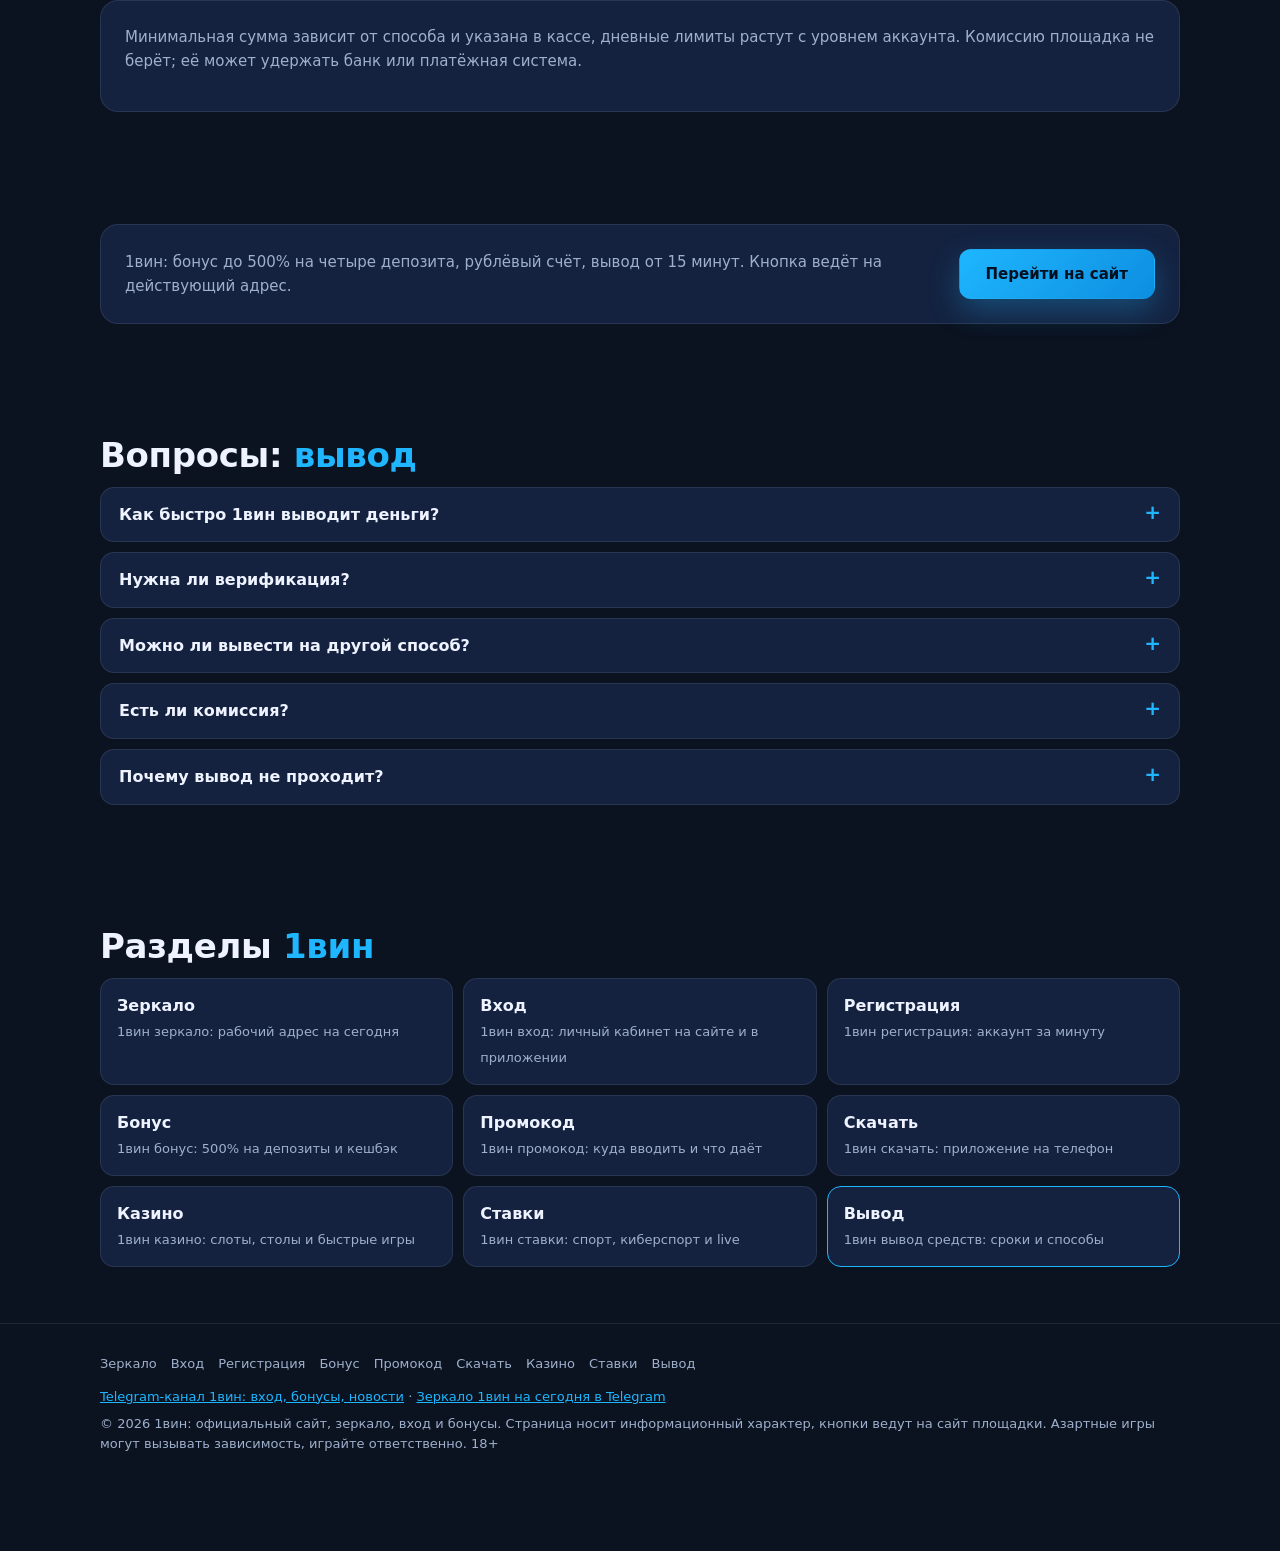
<file: vyvod/index.html>
<!DOCTYPE html>
<html lang="ru">
<head>
<meta charset="utf-8">
<meta name="viewport" content="width=device-width, initial-scale=1">
<title>1вин вывод средств — как вывести деньги с 1вин: сроки, способы, верификация</title>
<meta name="description" content="Вывод денег с 1вин: карты, СБП, кошельки, криптовалюта; сроки от 15 минут, лимиты, верификация, почему заявка задерживается и как это исправить. 18+.">
<meta name="keywords" content="1вин вывод, 1вин вывод средств, как вывести деньги с 1вин, ванвин вывод, 1 вин выплаты, 1вин вывод на карту">
<meta name="robots" content="index, follow, max-image-preview:large, max-snippet:-1">
<link rel="canonical" href="https://xn--1--8kcg4aiz7al.xn--p1ai/vyvod/">
<meta name="theme-color" content="#0b1220">
<link rel="icon" href="../assets/favicon.png" type="image/png">
<meta property="og:type" content="website"><meta property="og:locale" content="ru_RU"><meta property="og:site_name" content="1вин">
<meta property="og:title" content="1вин вывод средств — как вывести деньги с 1вин: сроки, способы, верификация"><meta property="og:description" content="Вывод денег с 1вин: карты, СБП, кошельки, криптовалюта; сроки от 15 минут, лимиты, верификация, почему заявка задерживается и как это исправить. 18+."><meta property="og:url" content="https://xn--1--8kcg4aiz7al.xn--p1ai/vyvod/">
<link rel="stylesheet" href="../css/site.css?v=2">
<script type="application/ld+json">
{
 "@context": "https://schema.org",
 "@graph": [
  {
   "@type": "WebPage",
   "@id": "https://xn--1--8kcg4aiz7al.xn--p1ai/vyvod/#page",
   "url": "https://xn--1--8kcg4aiz7al.xn--p1ai/vyvod/",
   "name": "1вин вывод средств — как вывести деньги с 1вин: сроки, способы, верификация",
   "description": "Вывод денег с 1вин: карты, СБП, кошельки, криптовалюта; сроки от 15 минут, лимиты, верификация, почему заявка задерживается и как это исправить. 18+.",
   "inLanguage": "ru-RU",
   "isPartOf": {
    "@id": "https://xn--1--8kcg4aiz7al.xn--p1ai/#website"
   }
  },
  {
   "@type": "BreadcrumbList",
   "itemListElement": [
    {
     "@type": "ListItem",
     "position": 1,
     "name": "1вин",
     "item": "https://xn--1--8kcg4aiz7al.xn--p1ai/"
    },
    {
     "@type": "ListItem",
     "position": 2,
     "name": "Вывод",
     "item": "https://xn--1--8kcg4aiz7al.xn--p1ai/vyvod/"
    }
   ]
  },
  {
   "@type": "FAQPage",
   "@id": "https://xn--1--8kcg4aiz7al.xn--p1ai/vyvod/#faq",
   "mainEntity": [
    {
     "@type": "Question",
     "name": "Как быстро 1вин выводит деньги?",
     "acceptedAnswer": {
      "@type": "Answer",
      "text": "Кошельки и криптовалюта от 15 минут, СБП до часа, карта до суток."
     }
    },
    {
     "@type": "Question",
     "name": "Нужна ли верификация?",
     "acceptedAnswer": {
      "@type": "Answer",
      "text": "Да, один раз перед первой выплатой."
     }
    },
    {
     "@type": "Question",
     "name": "Можно ли вывести на другой способ?",
     "acceptedAnswer": {
      "@type": "Answer",
      "text": "Нет, только тем же, каким пополняли."
     }
    },
    {
     "@type": "Question",
     "name": "Есть ли комиссия?",
     "acceptedAnswer": {
      "@type": "Answer",
      "text": "Со стороны площадки нет."
     }
    },
    {
     "@type": "Question",
     "name": "Почему вывод не проходит?",
     "acceptedAnswer": {
      "@type": "Answer",
      "text": "Обычно не отыгран бонус или не пройдена верификация; причина видна в кассе."
     }
    }
   ]
  }
 ]
}
</script>
<!-- Yandex.Metrika counter --><script type="text/javascript">(function(m,e,t,r,i,k,a){m[i]=m[i]||function(){(m[i].a=m[i].a||[]).push(arguments)};m[i].l=1*new Date();for(var j=0;j<document.scripts.length;j++){if(document.scripts[j].src===r){return;}}k=e.createElement(t),a=e.getElementsByTagName(t)[0],k.async=1,k.src=r,a.parentNode.insertBefore(k,a)})(window,document,"script","https://mc.yandex.ru/metrika/tag.js?id=113894011","ym");ym(113894011,"init",{ssr:true,webvisor:false,clickmap:true,ecommerce:"dataLayer",accurateTrackBounce:true,trackLinks:true});</script><noscript><div><img src="https://mc.yandex.ru/watch/113894011" style="position:absolute;left:-9999px;" alt=""></div></noscript><!-- /Yandex.Metrika counter -->
</head>
<body>
<header class="top"><div class="wrap"><a class="logo" href="../" title="1вин — официальный сайт"><img src="../assets/logo.svg" alt="1вин" width="94" height="40"></a><nav><a href="../zerkalo/">Зеркало</a><a href="../vhod/">Вход</a><a href="../registraciya/">Регистрация</a><a href="../bonus/">Бонус</a><a href="../skachat/">Скачать</a><a href="https://t.me/zerkalo_1win_today" target="_blank" rel="noopener">Telegram</a></nav><div class="acts"><a class="btn btn-g btn-s" href="https://gameultra.xyz/6eGiyF" target="_blank" rel="sponsored noopener" title="Вход в 1вин">Войти</a><a class="btn btn-p btn-s" href="https://gameultra.xyz/6eGiyF" target="_blank" rel="sponsored noopener" title="Регистрация в 1вин">Перейти на сайт</a></div></div></header>
<main>
<div class="wrap">
  <p class="crumbs"><a href="../">1вин</a><span>/</span>Вывод</p>
  <h1 class="sub-h1">1вин вывод средств: сроки и способы</h1>
  <div class="lead"><p><strong>Вывод средств с 1вин</strong> идёт тем же способом, каким пополняли счёт: карта, СБП, электронный кошелёк или криптовалюта. Кошельки и криптовалюта — от 15 минут, карта — до суток. Перед первой выплатой один раз проверяют документы, поэтому верификацию лучше пройти сразу после регистрации.</p></div>
  <div class="row" style="margin:6px 0 10px"><a class="btn btn-p" href="https://gameultra.xyz/6eGiyF" target="_blank" rel="sponsored noopener">Перейти на сайт 1вин</a><a class="btn btn-g" href="../">На главную</a></div>
</div>
<section aria-label="Как вывести деньги"><div class="wrap"><h2>Как вывести деньги</h2><div class="panel"><ol class="steps"><li>Откройте кассу и выберите «Вывод».</li><li>Укажите способ, которым пополняли.</li><li>Введите сумму и реквизиты.</li><li>Подтвердите заявку кодом из СМС.</li><li>Дождитесь статуса «Выплачено».</li></ol></div></div></section><section aria-label="Сроки по способам"><div class="wrap"><h2>Сроки по способам</h2><div class="panel"><ul class="list"><li>Электронные кошельки — от 15 минут.</li><li>Криптовалюта — от 15 минут после подтверждения сети.</li><li>СБП — до часа.</li><li>Банковская карта — от часа до суток.</li></ul></div></div></section><section aria-label="Почему заявка задерживается"><div class="wrap"><h2>Почему заявка задерживается</h2><div class="panel"><p>Чаще всего не пройдена верификация, не отыгран активный бонус или реквизиты не совпадают со способом пополнения. При крупных суммах возможна дополнительная проверка службы безопасности. Статус заявки виден в кассе, поддержка отвечает в чате за пару минут.</p></div></div></section><section aria-label="Лимиты и комиссии"><div class="wrap"><h2>Лимиты и комиссии</h2><div class="panel"><p>Минимальная сумма зависит от способа и указана в кассе, дневные лимиты растут с уровнем аккаунта. Комиссию площадка не берёт; её может удержать банк или платёжная система.</p></div></div></section>
<section><div class="wrap"><div class="panel cta"><p>1вин: бонус до 500% на четыре депозита, рублёвый счёт, вывод от 15 минут. Кнопка ведёт на действующий адрес.</p><a class="btn btn-p" href="https://gameultra.xyz/6eGiyF" target="_blank" rel="sponsored noopener">Перейти на сайт</a></div></div></section>
<section class="faq"><div class="wrap"><h2>Вопросы: <em>вывод</em></h2><details><summary>Как быстро 1вин выводит деньги?</summary><p>Кошельки и криптовалюта от 15 минут, СБП до часа, карта до суток.</p></details><details><summary>Нужна ли верификация?</summary><p>Да, один раз перед первой выплатой.</p></details><details><summary>Можно ли вывести на другой способ?</summary><p>Нет, только тем же, каким пополняли.</p></details><details><summary>Есть ли комиссия?</summary><p>Со стороны площадки нет.</p></details><details><summary>Почему вывод не проходит?</summary><p>Обычно не отыгран бонус или не пройдена верификация; причина видна в кассе.</p></details></div></section>
<section id="razdely"><div class="wrap"><h2>Разделы <em>1вин</em></h2><div class="hub"><a href="../zerkalo/" title="1вин зеркало: рабочий адрес на сегодня"><b>Зеркало</b><small>1вин зеркало: рабочий адрес на сегодня</small></a><a href="../vhod/" title="1вин вход: личный кабинет на сайте и в приложении"><b>Вход</b><small>1вин вход: личный кабинет на сайте и в приложении</small></a><a href="../registraciya/" title="1вин регистрация: аккаунт за минуту"><b>Регистрация</b><small>1вин регистрация: аккаунт за минуту</small></a><a href="../bonus/" title="1вин бонус: 500% на депозиты и кешбэк"><b>Бонус</b><small>1вин бонус: 500% на депозиты и кешбэк</small></a><a href="../promokod/" title="1вин промокод: куда вводить и что даёт"><b>Промокод</b><small>1вин промокод: куда вводить и что даёт</small></a><a href="../skachat/" title="1вин скачать: приложение на телефон"><b>Скачать</b><small>1вин скачать: приложение на телефон</small></a><a href="../kazino/" title="1вин казино: слоты, столы и быстрые игры"><b>Казино</b><small>1вин казино: слоты, столы и быстрые игры</small></a><a href="../stavki/" title="1вин ставки: спорт, киберспорт и live"><b>Ставки</b><small>1вин ставки: спорт, киберспорт и live</small></a><a href="../vyvod/" title="1вин вывод средств: сроки и способы" aria-current="page" class="is-cur"><b>Вывод</b><small>1вин вывод средств: сроки и способы</small></a></div></div></section>
</main>
<footer><div class="wrap"><nav><a href="../zerkalo/" title="1вин зеркало: рабочий адрес на сегодня">Зеркало</a><a href="../vhod/" title="1вин вход: личный кабинет на сайте и в приложении">Вход</a><a href="../registraciya/" title="1вин регистрация: аккаунт за минуту">Регистрация</a><a href="../bonus/" title="1вин бонус: 500% на депозиты и кешбэк">Бонус</a><a href="../promokod/" title="1вин промокод: куда вводить и что даёт">Промокод</a><a href="../skachat/" title="1вин скачать: приложение на телефон">Скачать</a><a href="../kazino/" title="1вин казино: слоты, столы и быстрые игры">Казино</a><a href="../stavki/" title="1вин ставки: спорт, киберспорт и live">Ставки</a><a href="../vyvod/" title="1вин вывод средств: сроки и способы">Вывод</a></nav><p><a href="https://t.me/vanvin_ru" target="_blank" rel="noopener">Telegram-канал 1вин: вход, бонусы, новости</a> · <a href="https://t.me/zerkalo_1win_today" target="_blank" rel="noopener">Зеркало 1вин на сегодня в Telegram</a></p><p>© 2026 1вин: официальный сайт, зеркало, вход и бонусы. Страница носит информационный характер, кнопки ведут на сайт площадки. Азартные игры могут вызывать зависимость, играйте ответственно. 18+</p></div></footer><div class="sticky"><span><b>Бонус до 500%</b>на первые четыре депозита 1вин</span><a class="btn btn-p btn-s" href="https://gameultra.xyz/6eGiyF" target="_blank" rel="sponsored noopener">Забрать</a></div>
</body>
</html>
</file>
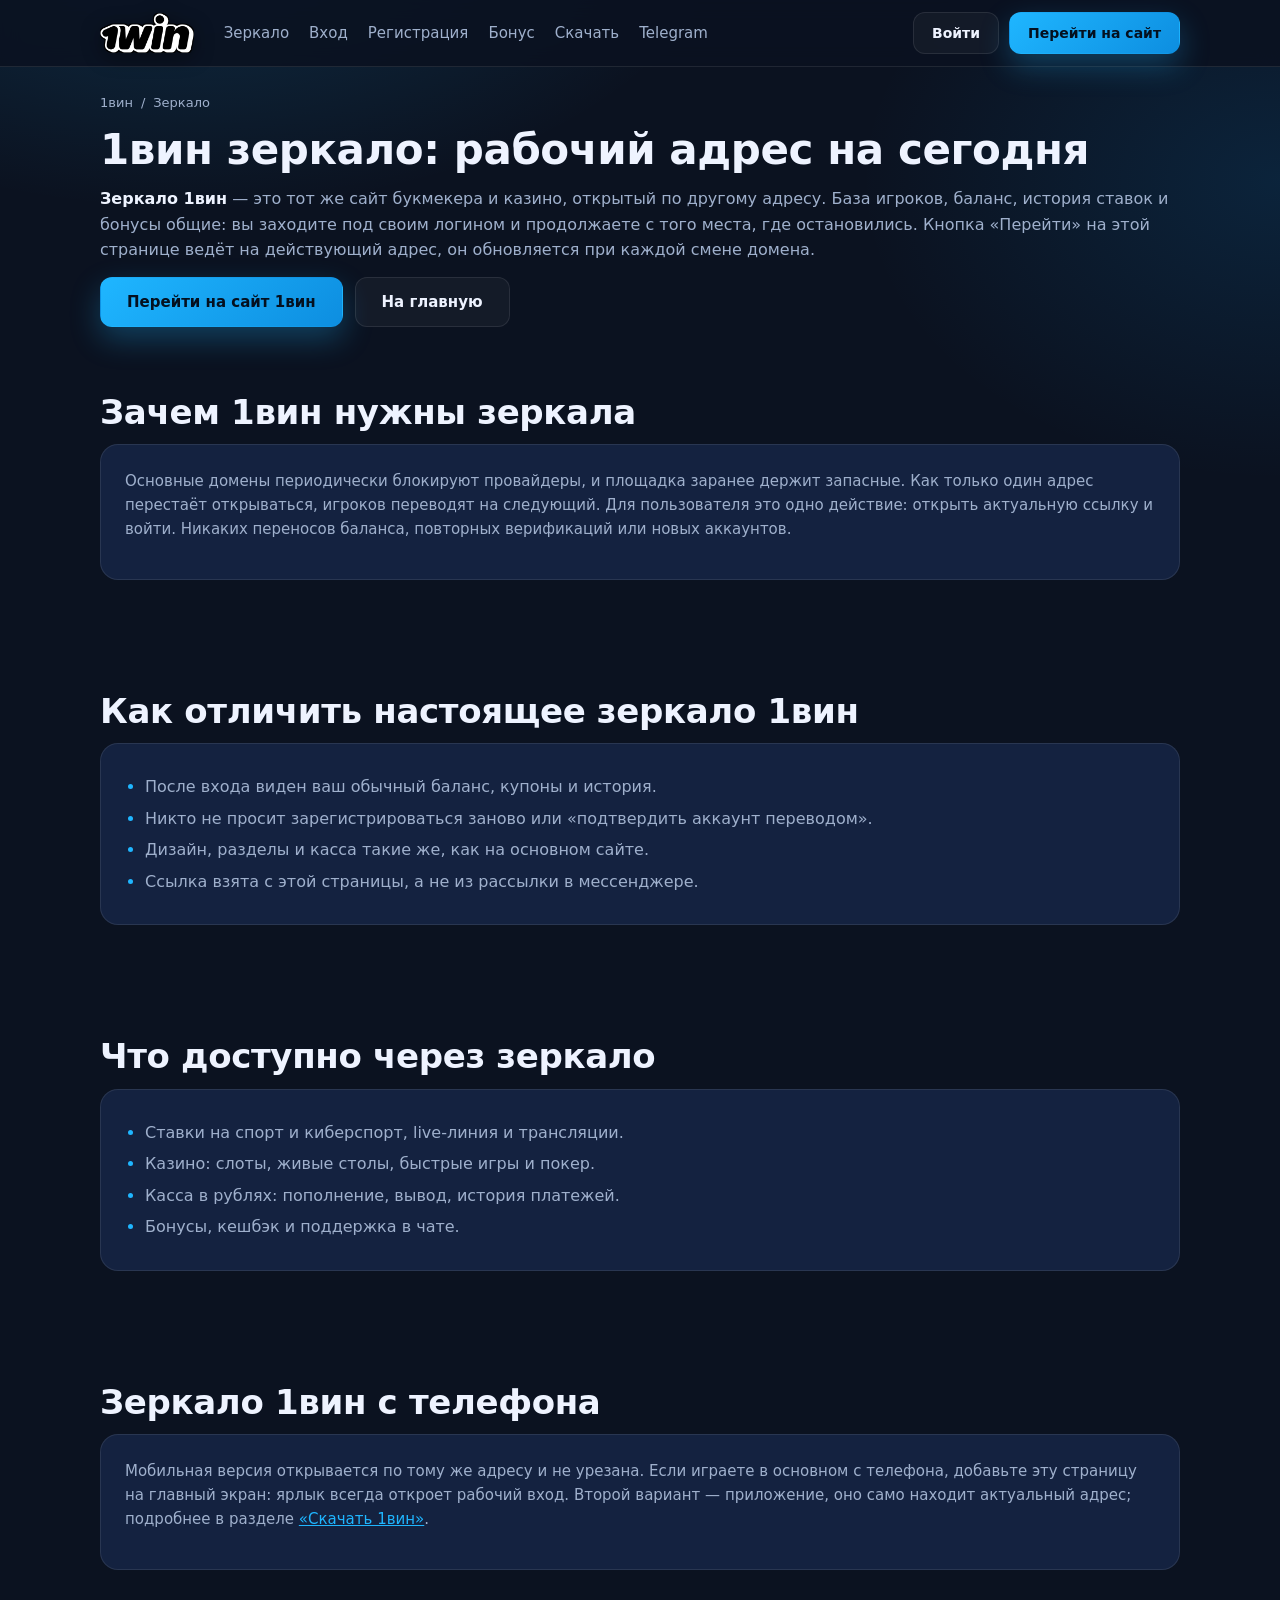
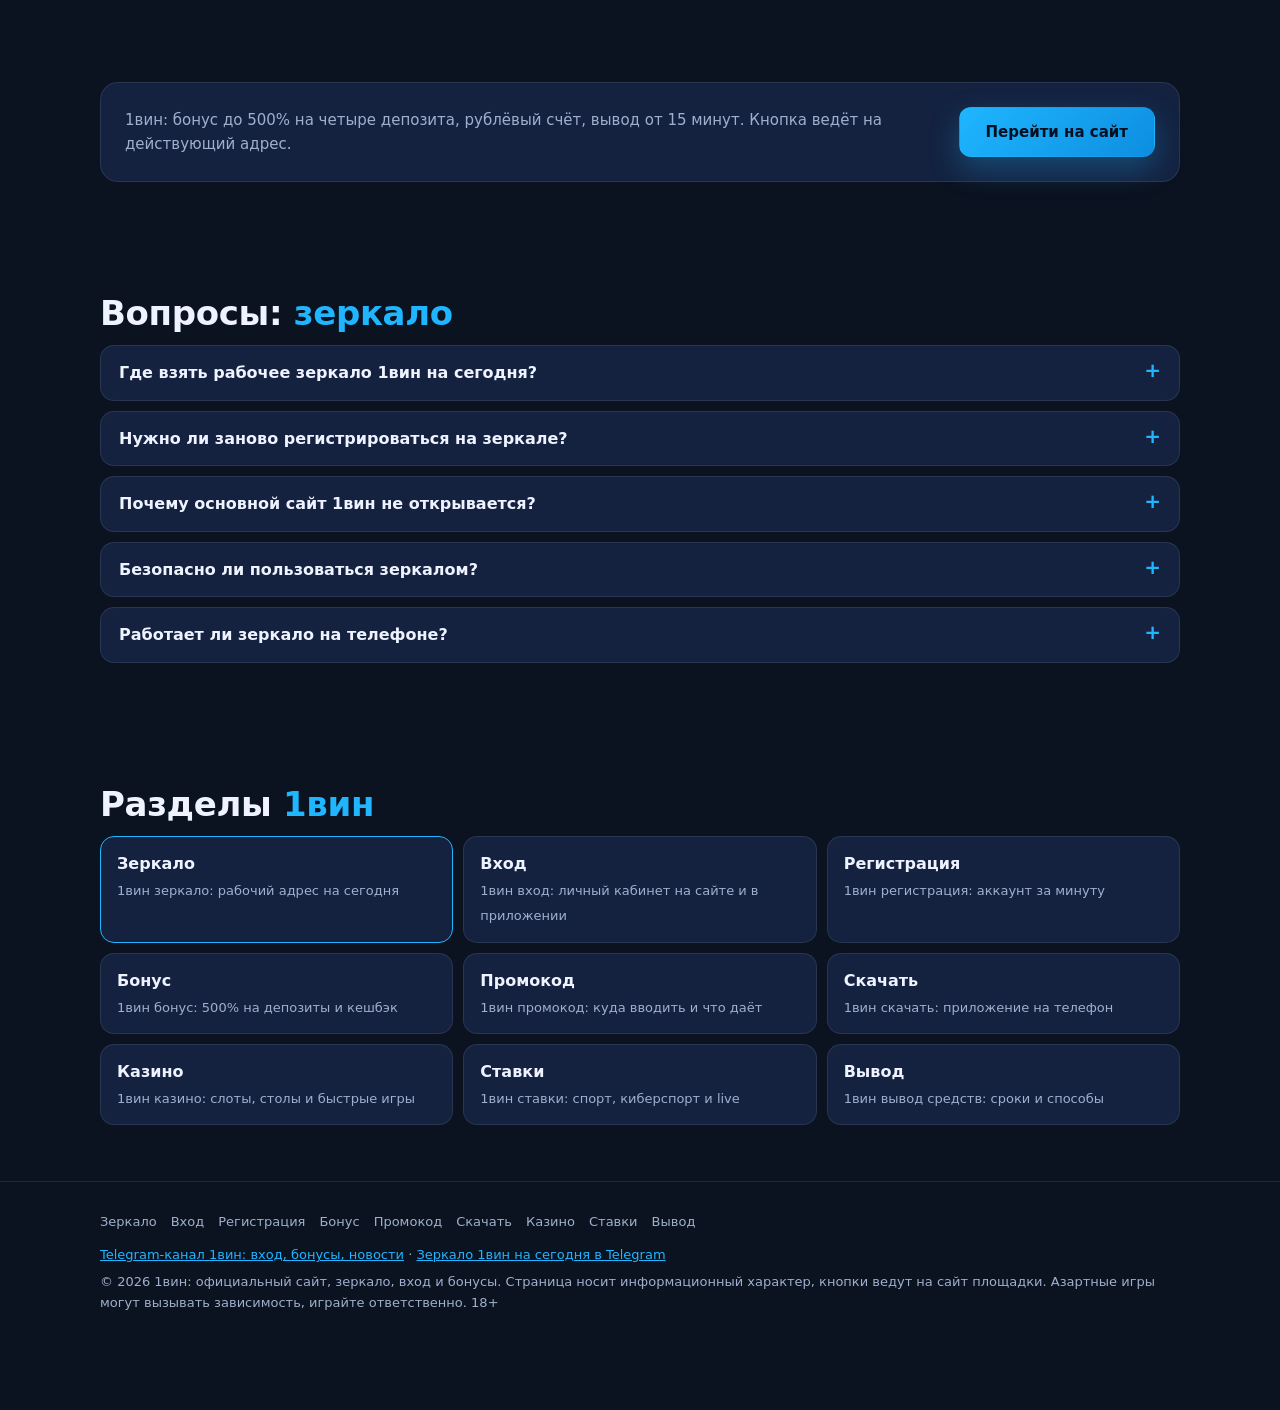
<file: zerkalo/index.html>
<!DOCTYPE html>
<html lang="ru">
<head>
<meta charset="utf-8">
<meta name="viewport" content="width=device-width, initial-scale=1">
<title>1вин зеркало — рабочее зеркало 1вин на сегодня: актуальный вход на сайт</title>
<meta name="description" content="Рабочее зеркало 1вин на сегодня: зачем оно нужно, как отличить настоящее, что делать при блокировке основного сайта. Один аккаунт, один баланс, вход без повторной регистрации. 18+.">
<meta name="keywords" content="1вин зеркало, 1вин зеркало на сегодня, зеркало 1вин рабочее, 1вин рабочее зеркало, ванвин зеркало, 1 вин зеркало сейчас">
<meta name="robots" content="index, follow, max-image-preview:large, max-snippet:-1">
<link rel="canonical" href="https://xn--1--8kcg4aiz7al.xn--p1ai/zerkalo/">
<meta name="theme-color" content="#0b1220">
<link rel="icon" href="../assets/favicon.png" type="image/png">
<meta property="og:type" content="website"><meta property="og:locale" content="ru_RU"><meta property="og:site_name" content="1вин">
<meta property="og:title" content="1вин зеркало — рабочее зеркало 1вин на сегодня: актуальный вход на сайт"><meta property="og:description" content="Рабочее зеркало 1вин на сегодня: зачем оно нужно, как отличить настоящее, что делать при блокировке основного сайта. Один аккаунт, один баланс, вход без повторной регистрации. 18+."><meta property="og:url" content="https://xn--1--8kcg4aiz7al.xn--p1ai/zerkalo/">
<link rel="stylesheet" href="../css/site.css?v=2">
<script type="application/ld+json">
{
 "@context": "https://schema.org",
 "@graph": [
  {
   "@type": "WebPage",
   "@id": "https://xn--1--8kcg4aiz7al.xn--p1ai/zerkalo/#page",
   "url": "https://xn--1--8kcg4aiz7al.xn--p1ai/zerkalo/",
   "name": "1вин зеркало — рабочее зеркало 1вин на сегодня: актуальный вход на сайт",
   "description": "Рабочее зеркало 1вин на сегодня: зачем оно нужно, как отличить настоящее, что делать при блокировке основного сайта. Один аккаунт, один баланс, вход без повторной регистрации. 18+.",
   "inLanguage": "ru-RU",
   "isPartOf": {
    "@id": "https://xn--1--8kcg4aiz7al.xn--p1ai/#website"
   }
  },
  {
   "@type": "BreadcrumbList",
   "itemListElement": [
    {
     "@type": "ListItem",
     "position": 1,
     "name": "1вин",
     "item": "https://xn--1--8kcg4aiz7al.xn--p1ai/"
    },
    {
     "@type": "ListItem",
     "position": 2,
     "name": "Зеркало",
     "item": "https://xn--1--8kcg4aiz7al.xn--p1ai/zerkalo/"
    }
   ]
  },
  {
   "@type": "FAQPage",
   "@id": "https://xn--1--8kcg4aiz7al.xn--p1ai/zerkalo/#faq",
   "mainEntity": [
    {
     "@type": "Question",
     "name": "Где взять рабочее зеркало 1вин на сегодня?",
     "acceptedAnswer": {
      "@type": "Answer",
      "text": "Кнопка «Перейти» на этой странице ведёт на актуальный адрес; он обновляется при смене домена."
     }
    },
    {
     "@type": "Question",
     "name": "Нужно ли заново регистрироваться на зеркале?",
     "acceptedAnswer": {
      "@type": "Answer",
      "text": "Нет, аккаунт, баланс и бонусы общие для всех адресов."
     }
    },
    {
     "@type": "Question",
     "name": "Почему основной сайт 1вин не открывается?",
     "acceptedAnswer": {
      "@type": "Answer",
      "text": "Домены периодически блокируют провайдеры, поэтому площадка держит запасные адреса."
     }
    },
    {
     "@type": "Question",
     "name": "Безопасно ли пользоваться зеркалом?",
     "acceptedAnswer": {
      "@type": "Answer",
      "text": "Да, если ссылка взята здесь и после входа виден ваш баланс. Сторонние ссылки из рассылок открывать не стоит."
     }
    },
    {
     "@type": "Question",
     "name": "Работает ли зеркало на телефоне?",
     "acceptedAnswer": {
      "@type": "Answer",
      "text": "Да, мобильная версия открывается по тому же адресу без установки."
     }
    }
   ]
  }
 ]
}
</script>
<!-- Yandex.Metrika counter --><script type="text/javascript">(function(m,e,t,r,i,k,a){m[i]=m[i]||function(){(m[i].a=m[i].a||[]).push(arguments)};m[i].l=1*new Date();for(var j=0;j<document.scripts.length;j++){if(document.scripts[j].src===r){return;}}k=e.createElement(t),a=e.getElementsByTagName(t)[0],k.async=1,k.src=r,a.parentNode.insertBefore(k,a)})(window,document,"script","https://mc.yandex.ru/metrika/tag.js?id=113894011","ym");ym(113894011,"init",{ssr:true,webvisor:false,clickmap:true,ecommerce:"dataLayer",accurateTrackBounce:true,trackLinks:true});</script><noscript><div><img src="https://mc.yandex.ru/watch/113894011" style="position:absolute;left:-9999px;" alt=""></div></noscript><!-- /Yandex.Metrika counter -->
</head>
<body>
<header class="top"><div class="wrap"><a class="logo" href="../" title="1вин — официальный сайт"><img src="../assets/logo.svg" alt="1вин" width="94" height="40"></a><nav><a href="../zerkalo/">Зеркало</a><a href="../vhod/">Вход</a><a href="../registraciya/">Регистрация</a><a href="../bonus/">Бонус</a><a href="../skachat/">Скачать</a><a href="https://t.me/zerkalo_1win_today" target="_blank" rel="noopener">Telegram</a></nav><div class="acts"><a class="btn btn-g btn-s" href="https://gameultra.xyz/6eGiyF" target="_blank" rel="sponsored noopener" title="Вход в 1вин">Войти</a><a class="btn btn-p btn-s" href="https://gameultra.xyz/6eGiyF" target="_blank" rel="sponsored noopener" title="Регистрация в 1вин">Перейти на сайт</a></div></div></header>
<main>
<div class="wrap">
  <p class="crumbs"><a href="../">1вин</a><span>/</span>Зеркало</p>
  <h1 class="sub-h1">1вин зеркало: рабочий адрес на сегодня</h1>
  <div class="lead"><p><strong>Зеркало 1вин</strong> — это тот же сайт букмекера и казино, открытый по другому адресу. База игроков, баланс, история ставок и бонусы общие: вы заходите под своим логином и продолжаете с того места, где остановились. Кнопка «Перейти» на этой странице ведёт на действующий адрес, он обновляется при каждой смене домена.</p></div>
  <div class="row" style="margin:6px 0 10px"><a class="btn btn-p" href="https://gameultra.xyz/6eGiyF" target="_blank" rel="sponsored noopener">Перейти на сайт 1вин</a><a class="btn btn-g" href="../">На главную</a></div>
</div>
<section aria-label="Зачем 1вин нужны зеркала"><div class="wrap"><h2>Зачем 1вин нужны зеркала</h2><div class="panel"><p>Основные домены периодически блокируют провайдеры, и площадка заранее держит запасные. Как только один адрес перестаёт открываться, игроков переводят на следующий. Для пользователя это одно действие: открыть актуальную ссылку и войти. Никаких переносов баланса, повторных верификаций или новых аккаунтов.</p></div></div></section><section aria-label="Как отличить настоящее зеркало 1вин"><div class="wrap"><h2>Как отличить настоящее зеркало 1вин</h2><div class="panel"><ul class="list"><li>После входа виден ваш обычный баланс, купоны и история.</li><li>Никто не просит зарегистрироваться заново или «подтвердить аккаунт переводом».</li><li>Дизайн, разделы и касса такие же, как на основном сайте.</li><li>Ссылка взята с этой страницы, а не из рассылки в мессенджере.</li></ul></div></div></section><section aria-label="Что доступно через зеркало"><div class="wrap"><h2>Что доступно через зеркало</h2><div class="panel"><ul class="list"><li>Ставки на спорт и киберспорт, live-линия и трансляции.</li><li>Казино: слоты, живые столы, быстрые игры и покер.</li><li>Касса в рублях: пополнение, вывод, история платежей.</li><li>Бонусы, кешбэк и поддержка в чате.</li></ul></div></div></section><section aria-label="Зеркало 1вин с телефона"><div class="wrap"><h2>Зеркало 1вин с телефона</h2><div class="panel"><p>Мобильная версия открывается по тому же адресу и не урезана. Если играете в основном с телефона, добавьте эту страницу на главный экран: ярлык всегда откроет рабочий вход. Второй вариант — приложение, оно само находит актуальный адрес; подробнее в разделе <a href="../skachat/" title="Скачать 1вин">«Скачать 1вин»</a>.</p></div></div></section>
<section><div class="wrap"><div class="panel cta"><p>1вин: бонус до 500% на четыре депозита, рублёвый счёт, вывод от 15 минут. Кнопка ведёт на действующий адрес.</p><a class="btn btn-p" href="https://gameultra.xyz/6eGiyF" target="_blank" rel="sponsored noopener">Перейти на сайт</a></div></div></section>
<section class="faq"><div class="wrap"><h2>Вопросы: <em>зеркало</em></h2><details><summary>Где взять рабочее зеркало 1вин на сегодня?</summary><p>Кнопка «Перейти» на этой странице ведёт на актуальный адрес; он обновляется при смене домена.</p></details><details><summary>Нужно ли заново регистрироваться на зеркале?</summary><p>Нет, аккаунт, баланс и бонусы общие для всех адресов.</p></details><details><summary>Почему основной сайт 1вин не открывается?</summary><p>Домены периодически блокируют провайдеры, поэтому площадка держит запасные адреса.</p></details><details><summary>Безопасно ли пользоваться зеркалом?</summary><p>Да, если ссылка взята здесь и после входа виден ваш баланс. Сторонние ссылки из рассылок открывать не стоит.</p></details><details><summary>Работает ли зеркало на телефоне?</summary><p>Да, мобильная версия открывается по тому же адресу без установки.</p></details></div></section>
<section id="razdely"><div class="wrap"><h2>Разделы <em>1вин</em></h2><div class="hub"><a href="../zerkalo/" title="1вин зеркало: рабочий адрес на сегодня" aria-current="page" class="is-cur"><b>Зеркало</b><small>1вин зеркало: рабочий адрес на сегодня</small></a><a href="../vhod/" title="1вин вход: личный кабинет на сайте и в приложении"><b>Вход</b><small>1вин вход: личный кабинет на сайте и в приложении</small></a><a href="../registraciya/" title="1вин регистрация: аккаунт за минуту"><b>Регистрация</b><small>1вин регистрация: аккаунт за минуту</small></a><a href="../bonus/" title="1вин бонус: 500% на депозиты и кешбэк"><b>Бонус</b><small>1вин бонус: 500% на депозиты и кешбэк</small></a><a href="../promokod/" title="1вин промокод: куда вводить и что даёт"><b>Промокод</b><small>1вин промокод: куда вводить и что даёт</small></a><a href="../skachat/" title="1вин скачать: приложение на телефон"><b>Скачать</b><small>1вин скачать: приложение на телефон</small></a><a href="../kazino/" title="1вин казино: слоты, столы и быстрые игры"><b>Казино</b><small>1вин казино: слоты, столы и быстрые игры</small></a><a href="../stavki/" title="1вин ставки: спорт, киберспорт и live"><b>Ставки</b><small>1вин ставки: спорт, киберспорт и live</small></a><a href="../vyvod/" title="1вин вывод средств: сроки и способы"><b>Вывод</b><small>1вин вывод средств: сроки и способы</small></a></div></div></section>
</main>
<footer><div class="wrap"><nav><a href="../zerkalo/" title="1вин зеркало: рабочий адрес на сегодня">Зеркало</a><a href="../vhod/" title="1вин вход: личный кабинет на сайте и в приложении">Вход</a><a href="../registraciya/" title="1вин регистрация: аккаунт за минуту">Регистрация</a><a href="../bonus/" title="1вин бонус: 500% на депозиты и кешбэк">Бонус</a><a href="../promokod/" title="1вин промокод: куда вводить и что даёт">Промокод</a><a href="../skachat/" title="1вин скачать: приложение на телефон">Скачать</a><a href="../kazino/" title="1вин казино: слоты, столы и быстрые игры">Казино</a><a href="../stavki/" title="1вин ставки: спорт, киберспорт и live">Ставки</a><a href="../vyvod/" title="1вин вывод средств: сроки и способы">Вывод</a></nav><p><a href="https://t.me/vanvin_ru" target="_blank" rel="noopener">Telegram-канал 1вин: вход, бонусы, новости</a> · <a href="https://t.me/zerkalo_1win_today" target="_blank" rel="noopener">Зеркало 1вин на сегодня в Telegram</a></p><p>© 2026 1вин: официальный сайт, зеркало, вход и бонусы. Страница носит информационный характер, кнопки ведут на сайт площадки. Азартные игры могут вызывать зависимость, играйте ответственно. 18+</p></div></footer><div class="sticky"><span><b>Бонус до 500%</b>на первые четыре депозита 1вин</span><a class="btn btn-p btn-s" href="https://gameultra.xyz/6eGiyF" target="_blank" rel="sponsored noopener">Забрать</a></div>
</body>
</html>
</file>
<file: css/site.css>
:root{--bg:#0b1220;--bg2:#0f1a2e;--card:#142240;--line:rgba(255,255,255,.09);--text:#eef3ff;--mut:#9fb0cc;--acc:#1fb6ff;--acc2:#0d8ee0;--gold:#ffc53d;--font:system-ui,-apple-system,"Segoe UI",Roboto,Inter,Arial,sans-serif}
*{box-sizing:border-box}[hidden]{display:none!important}html{scroll-behavior:smooth}
body{margin:0;font:16px/1.6 var(--font);color:var(--text);background:var(--bg);-webkit-font-smoothing:antialiased}
body::before{content:"";position:fixed;inset:0;z-index:-1;background:radial-gradient(900px 500px at 15% -10%,rgba(31,182,255,.18),transparent 60%),radial-gradient(700px 500px at 100% 20%,rgba(13,142,224,.14),transparent 60%),var(--bg)}
a{color:var(--acc)}img{max-width:100%;height:auto}
.wrap{width:min(1080px,calc(100% - 36px));margin:0 auto}
h1,h2,h3{margin:0;line-height:1.15;letter-spacing:-.01em}
h2{font-size:clamp(24px,3.2vw,34px);margin-bottom:12px}h2 em{font-style:normal;color:var(--acc)}
h3{font-size:17px;margin:20px 0 8px}
p{margin:0 0 14px;color:var(--mut)}strong{color:var(--text);font-weight:600}
.sub{max-width:660px;margin-bottom:26px}
section{padding:56px 0}
.btn{display:inline-flex;align-items:center;justify-content:center;gap:8px;height:50px;padding:0 26px;border-radius:12px;font:600 15px var(--font);text-decoration:none;border:1px solid transparent;cursor:pointer;white-space:nowrap;transition:.15s}
.btn:active{transform:translateY(1px)}
.btn-p{background:linear-gradient(135deg,var(--acc),var(--acc2));color:#04101f;box-shadow:0 12px 30px rgba(31,182,255,.28)}.btn-p:hover{filter:brightness(1.07)}
.btn-g{border-color:var(--line);color:var(--text);background:rgba(255,255,255,.04)}.btn-g:hover{border-color:rgba(255,255,255,.25)}
.btn-s{height:42px;padding:0 18px;font-size:14px}
.row{display:flex;gap:12px;flex-wrap:wrap}
.top{position:sticky;top:0;z-index:30;background:rgba(11,18,32,.88);backdrop-filter:blur(10px);border-bottom:1px solid var(--line)}
.top .wrap{display:flex;align-items:center;gap:22px;height:66px}
.logo{display:inline-flex;align-items:center;gap:8px;text-decoration:none;color:var(--text);font-weight:800;font-size:22px;letter-spacing:-.02em}
.logo img{height:40px;width:auto;display:block;filter:drop-shadow(0 4px 10px rgba(0,0,0,.4))}
.hero__logo{height:64px;width:auto;margin-bottom:18px;filter:drop-shadow(0 10px 24px rgba(0,0,0,.5))}
.top nav{display:flex;gap:20px;margin-left:8px}.top nav a{color:var(--mut);text-decoration:none;font-size:15px}.top nav a:hover{color:var(--text)}
.top .acts{margin-left:auto;display:flex;gap:10px}
.hero{padding:60px 0 36px}
.hero .wrap{display:grid;grid-template-columns:1.15fr .85fr;gap:36px;align-items:center}
.pill{display:inline-flex;align-items:center;gap:8px;padding:6px 12px;border-radius:999px;border:1px solid var(--line);font-size:13px;color:var(--mut);margin-bottom:16px}
.pill i{width:8px;height:8px;border-radius:50%;background:#3bd463;box-shadow:0 0 0 4px rgba(59,212,99,.18)}
h1{font-size:clamp(32px,5vw,56px);font-weight:800}h1 span{color:var(--acc)}
h1 small{display:block;font:400 clamp(16px,1.8vw,19px)/1.4 var(--font);color:var(--mut);margin-top:12px;letter-spacing:0}
.hero .lead{font-size:17px;max-width:560px;margin:16px 0 24px}
.offer{position:relative;padding:26px;border-radius:22px;background:linear-gradient(160deg,#142240,#0f1a2e);border:1px solid var(--line);box-shadow:0 30px 70px rgba(0,0,0,.5)}
.offer .k{font-size:13px;color:var(--mut);text-transform:uppercase;letter-spacing:.08em}
.offer .big{font-size:clamp(44px,6vw,72px);font-weight:900;line-height:1;color:var(--gold);margin:6px 0 2px;letter-spacing:-.03em}
.offer .t{color:var(--text);font-size:17px;margin-bottom:16px}
.offer ul{list-style:none;padding:0;margin:0 0 18px;display:grid;gap:8px;font-size:14px;color:var(--mut)}
.offer li::before{content:"✓";color:var(--acc);margin-right:9px;font-weight:700}
.offer .btn{width:100%}
.facts{display:grid;grid-template-columns:repeat(4,1fr);gap:12px;margin-top:30px}
.facts div{padding:16px 18px;border-radius:14px;background:rgba(255,255,255,.03);border:1px solid var(--line)}
.facts b{display:block;font-size:22px;font-weight:800}.facts span{font-size:13px;color:var(--mut)}
.cards{display:grid;grid-template-columns:repeat(3,1fr);gap:14px}
.card{padding:22px;border-radius:18px;background:var(--card);border:1px solid var(--line)}
.card b{display:block;font-size:17px;margin-bottom:6px}.card p{font-size:14px;margin:0}
.card .n{display:inline-grid;place-items:center;width:34px;height:34px;border-radius:10px;background:rgba(31,182,255,.14);color:var(--acc);font-weight:800;margin-bottom:12px}
.two{display:grid;grid-template-columns:1fr 1fr;gap:14px}
.panel{padding:24px;border-radius:18px;background:var(--card);border:1px solid var(--line)}
.panel h3{margin-top:0}.panel p{font-size:15px}
.list{padding-left:20px;margin:0;color:var(--mut)}.list li{margin:6px 0}.list li::marker{color:var(--acc)}
.steps{counter-reset:s;list-style:none;padding:0;margin:0;display:grid;gap:10px}
.steps li{position:relative;padding:12px 14px 12px 52px;border-radius:12px;background:rgba(255,255,255,.03);border:1px solid var(--line);color:var(--mut)}
.steps li::before{counter-increment:s;content:counter(s);position:absolute;left:12px;top:11px;width:28px;height:28px;border-radius:8px;background:rgba(31,182,255,.16);color:var(--acc);font-weight:800;display:grid;place-items:center;font-size:14px}
.ladder{display:grid;grid-template-columns:repeat(4,1fr);gap:12px}
.ladder div{padding:18px 16px;border-radius:16px;background:var(--card);border:1px solid var(--line);text-align:center}
.ladder small{display:block;font-size:12px;color:var(--mut);text-transform:uppercase;letter-spacing:.06em}
.ladder b{display:block;font-size:30px;font-weight:900;color:var(--gold);margin:6px 0 2px}.ladder span{font-size:13px;color:var(--mut)}
.mirror{padding:30px 32px;border-radius:22px;background:linear-gradient(120deg,rgba(31,182,255,.2),rgba(13,142,224,.08));border:1px solid rgba(31,182,255,.35);display:grid;grid-template-columns:1fr auto;gap:22px;align-items:center}
.mirror p{margin:0;max-width:640px}
.hub{display:grid;grid-template-columns:repeat(3,1fr);gap:10px}
.hub a{display:block;padding:14px 16px;border-radius:14px;background:var(--card);border:1px solid var(--line);text-decoration:none;color:var(--text)}
.hub a:hover,.hub a.is-cur{border-color:var(--acc)}.hub b{display:block}.hub small{color:var(--mut);font-size:13px}
.faq details{border:1px solid var(--line);border-radius:14px;background:var(--card);padding:14px 18px;margin-bottom:10px}
.faq summary{cursor:pointer;list-style:none;display:flex;justify-content:space-between;gap:16px;font-weight:600}
.faq summary::-webkit-details-marker{display:none}.faq summary::after{content:"+";color:var(--acc);font-size:20px;line-height:1}
.faq details[open] summary::after{content:"–"}.faq details p{margin:10px 0 0;font-size:15px}
.seo .cols{display:grid;grid-template-columns:1fr 1fr;gap:6px 36px}.seo p{font-size:15px}
footer{border-top:1px solid var(--line);padding:30px 0 90px;font-size:13px;color:var(--mut)}
footer nav{display:flex;gap:14px;flex-wrap:wrap;margin-bottom:12px}footer nav a{color:var(--mut);text-decoration:none}
footer p{margin:0 0 6px;font-size:13px}
.crumbs{font-size:13px;color:var(--mut);margin:26px 0 12px}.crumbs a{color:var(--mut);text-decoration:none}.crumbs span{margin:0 8px}
.sub-h1{font-size:clamp(28px,4vw,42px);font-weight:800;margin-bottom:12px}
.lead{color:var(--mut)}.lead strong{color:var(--text)}
.cta{display:flex;align-items:center;gap:16px;flex-wrap:wrap}.cta p{margin:0;flex:1;min-width:220px}
.sticky{position:fixed;left:12px;right:12px;bottom:12px;z-index:40;display:none;align-items:center;gap:12px;padding:10px 10px 10px 16px;border-radius:14px;background:rgba(20,34,64,.97);border:1px solid var(--line);box-shadow:0 18px 40px rgba(0,0,0,.6)}
.sticky span{flex:1;font-size:13px;color:var(--mut);line-height:1.3}.sticky b{display:block;color:var(--text);font-size:15px}
@media(max-width:900px){.hero .wrap,.two,.seo .cols{grid-template-columns:1fr}.cards,.ladder{grid-template-columns:1fr 1fr}.hub{grid-template-columns:1fr}.facts{grid-template-columns:1fr 1fr}.mirror{grid-template-columns:1fr;padding:24px}.top nav,.top .acts .btn-g{display:none}section{padding:40px 0}.hero{padding:30px 0 24px}.sticky{display:flex}}
@media(max-width:520px){.cards,.ladder{grid-template-columns:1fr}}
</file>
